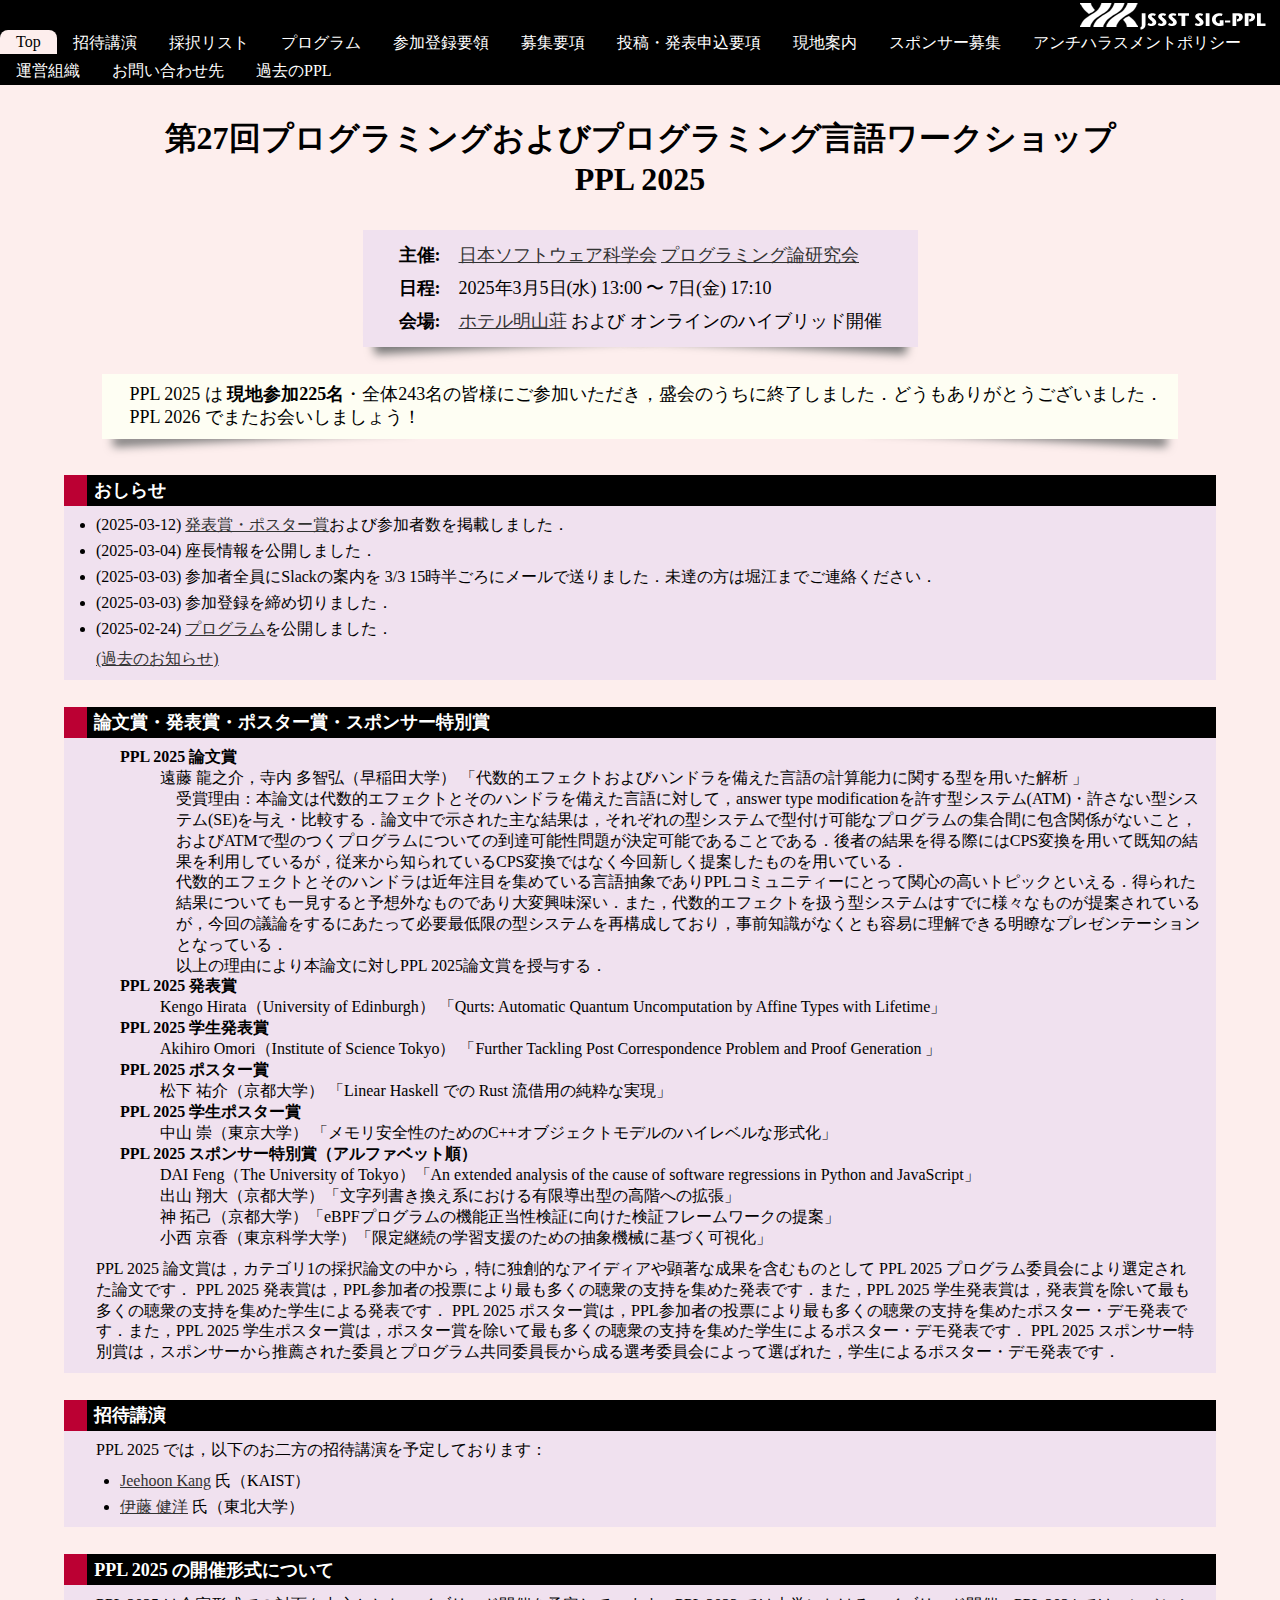
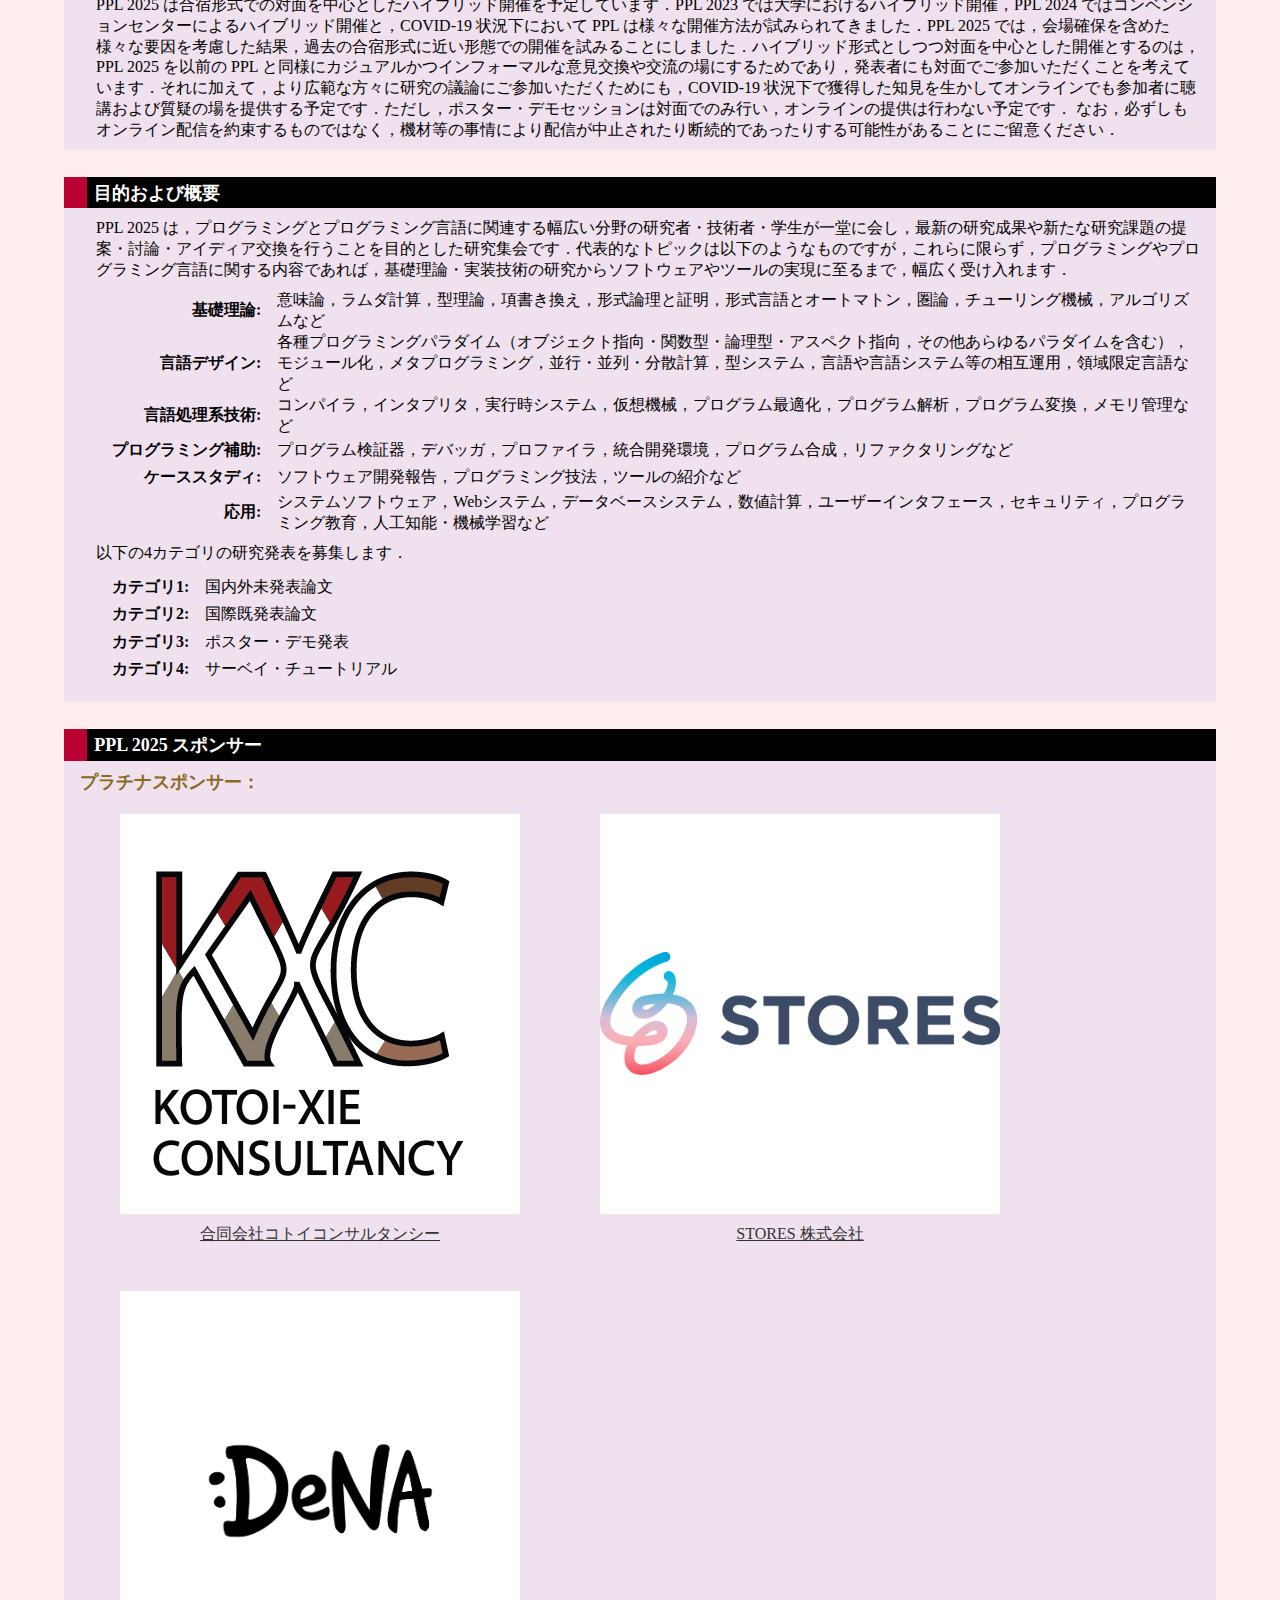
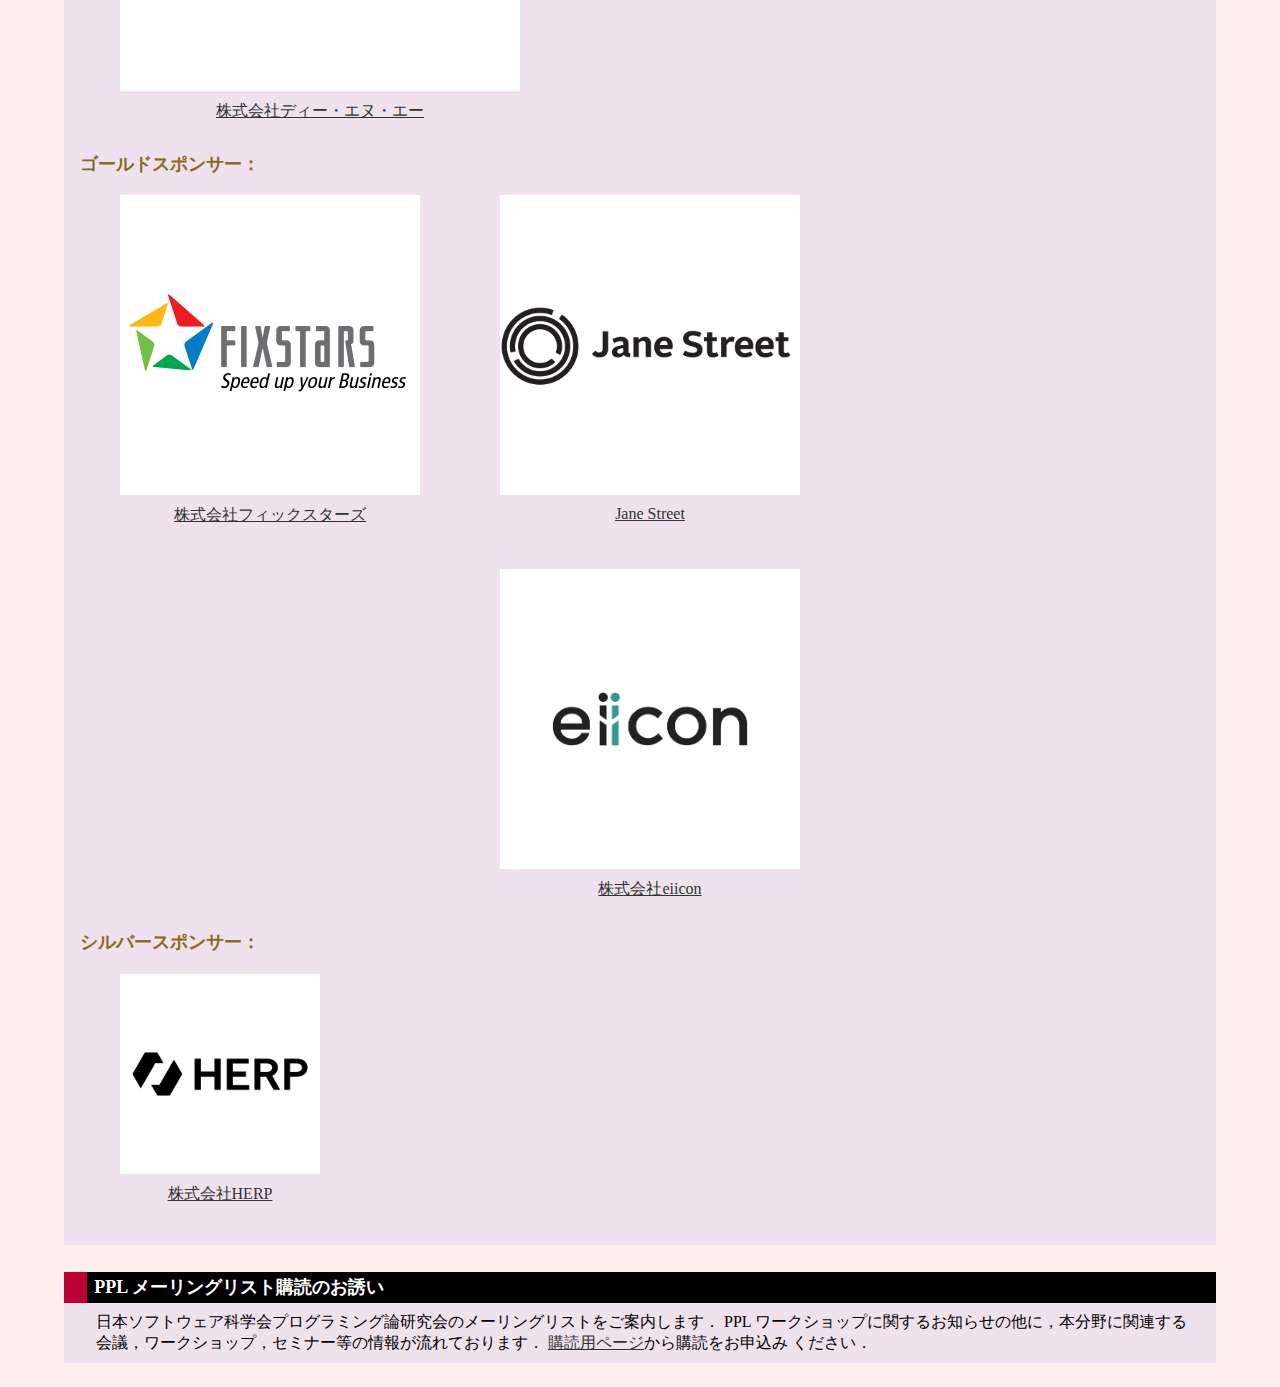
<file: ppl2025/index.html>
<!DOCTYPE HTML PUBLIC "-//W3C//DTD HTML 4.01//EN">
<html lang="ja">

<head>
  <meta http-equiv="Content-Type" content="text/html; charset=UTF-8">
  <link charset="UTF-8" href="./ppl.css" rel="stylesheet" type="text/css">
  <title>PPL 2025: 第27回プログラミングおよびプログラミング言語ワークショップ</title>
</head>

<body>
  <!-- Sync with other pages (not just copy)-->
  <div id="headline">
    <img src="jssstppl_logo_hl.png" alt="jssst sig-ppl">
  </div>
  <ul class="navibar cf">
    <li><span class="current">Top</span></li>
    <li><a href="invited.html">招待講演</a></li>
    <li><a href="accepted.html">採択リスト</a></li>
    <li><a href="program.html">プログラム</a></li>
    <li><a href="registration.html">参加登録要領</a></li>
    <li><a href="calling.html">募集要項</a></li>
    <li><a href="submission.html">投稿・発表申込要項</a></li>
    <li><a href="access.html">現地案内</a></li>
    <li><a href="sponsorship.html">スポンサー募集</a></li>
    <li><a href="anti-harrasment-policy.html">アンチハラスメントポリシー</a></li>
    <li><a href="organization.html">運営組織</a></li>
    <li><a href="contact.html">お問い合わせ先</a></li>
    <li><a href="series.html">過去のPPL</a></li>
  </ul>
  <!-- Sync with other pages over -->


  <h1>
    第27回プログラミングおよびプログラミング言語ワークショップ<br>
    PPL 2025
  </h1>
  <table class="board shadow">
    <tbody>
      <tr>
        <th>主催:</th>
        <td>
          <a href="http://www.jssst.or.jp/">日本ソフトウェア科学会</a>
          <a href="http://ppl.jssst.or.jp/">プログラミング論研究会</a>
        </td>
      </tr>
      <tr>
        <th>日程:</th>
        <td>
            2025年3月5日(水) 13:00 〜 7日(金) 17:10</br>
        </td>
      </tr>
      <tr>
        <th>会場:</th>
        <td style="line-height:100%;"><a href="https://www.meizanso.com/access">ホテル明山荘</a>
          および オンラインのハイブリッド開催<br/>
        </td>
      </tr>


    </tbody>
  </table>

  <div class="notice shadow">
    <p>
      PPL 2025 は <strong>現地参加225名</strong>・全体243名の皆様にご参加いただき，盛会のうちに終了しました．どうもありがとうございました．<br/>
      PPL 2026 でまたお会いしましょう！
    </p>
  </div>

  <h2>おしらせ</h2>
  <div class="section">
    <ul class="news">
      <li>(2025-03-12) <a href="index.html#winning">発表賞・ポスター賞</a>および参加者数を掲載しました．
      <li>(2025-03-04) 座長情報を公開しました．
      <li>(2025-03-03) 参加者全員にSlackの案内を 3/3 15時半ごろにメールで送りました．未達の方は堀江までご連絡ください．
      <li>(2025-03-03) 参加登録を締め切りました．
      <li>(2025-02-24) <a href="program.html">プログラム</a>を公開しました．
    </ul>
    <p><a href="news-history.html">(過去のお知らせ)</a></p>
  </div>

  <h2 id="winning">論文賞・発表賞・ポスター賞・スポンサー特別賞</h2>
  <div class="section">
    <dl class="prize">
     <dt>PPL 2025 論文賞</dt>
     <dd><span class="winner">遠藤 龍之介，寺内 多智弘（早稲田大学）</span> <span class="title">代数的エフェクトおよびハンドラを備えた言語の計算能力に関する型を用いた解析

</span>
     <p>受賞理由：本論文は代数的エフェクトとそのハンドラを備えた言語に対して，answer type modificationを許す型システム(ATM)・許さない型システム(SE)を与え・比較する．論文中で示された主な結果は，それぞれの型システムで型付け可能なプログラムの集合間に包含関係がないこと，およびATMで型のつくプログラムについての到達可能性問題が決定可能であることである．後者の結果を得る際にはCPS変換を用いて既知の結果を利用しているが，従来から知られているCPS変換ではなく今回新しく提案したものを用いている．<br>
代数的エフェクトとそのハンドラは近年注目を集めている言語抽象でありPPLコミュニティーにとって関心の高いトピックといえる．得られた結果についても一見すると予想外なものであり大変興味深い．また，代数的エフェクトを扱う型システムはすでに様々なものが提案されているが，今回の議論をするにあたって必要最低限の型システムを再構成しており，事前知識がなくとも容易に理解できる明瞭なプレゼンテーションとなっている．<br>
以上の理由により本論文に対しPPL 2025論文賞を授与する．</p></dd>

     <dt>PPL 2025 発表賞</dt>
     <dd><span class="winner">Kengo Hirata（University of Edinburgh）</span> <span class="title">Qurts: Automatic Quantum Uncomputation by Affine Types with Lifetime</span></dd>
     <dt>PPL 2025 学生発表賞</dt>
     <dd><span class="winner">Akihiro Omori（Institute of Science Tokyo）</span> <span class="title">Further Tackling Post Correspondence Problem and Proof Generation

</span></dd>
     <dt>PPL 2025 ポスター賞</dt>
     <dd><span class="winner">松下 祐介（京都大学）</span> <span class="title">Linear Haskell での Rust 流借用の純粋な実現</span></dd>
     <dt>PPL 2025 学生ポスター賞</dt>
     <dd><span class="winner">中山 崇（東京大学）</span> <span class="title">メモリ安全性のためのC++オブジェクトモデルのハイレベルな形式化</span></dd>
     <dt>PPL 2025 スポンサー特別賞（アルファベット順）</dt>
     <dd><span class="winner">DAI Feng（The University of Tokyo）</span><span class="title">An extended analysis of the cause of software regressions in Python and JavaScript</span><br>
         <span class="winner">出山 翔大（京都大学）</span><span class="title">文字列書き換え系における有限導出型の高階への拡張</span><br>
         <span class="winner">神 拓己（京都大学）</span><span class="title">eBPFプログラムの機能正当性検証に向けた検証フレームワークの提案</span><br>
        <span class="winner">小西 京香（東京科学大学）</span><span class="title">限定継続の学習支援のための抽象機械に基づく可視化</span>
     </dd>
    </dl>
    <p>

    PPL 2025 論文賞は，カテゴリ1の採択論文の中から，特に独創的なアイディアや顕著な成果を含むものとして PPL 2025 プログラム委員会により選定された論文です．
    PPL 2025 発表賞は，PPL参加者の投票により最も多くの聴衆の支持を集めた発表です．また，PPL 2025 学生発表賞は，発表賞を除いて最も多くの聴衆の支持を集めた学生による発表です．
	PPL 2025 ポスター賞は，PPL参加者の投票により最も多くの聴衆の支持を集めたポスター・デモ発表です．また，PPL 2025 学生ポスター賞は，ポスター賞を除いて最も多くの聴衆の支持を集めた学生によるポスター・デモ発表です．
    PPL 2025 スポンサー特別賞は，スポンサーから推薦された委員とプログラム共同委員長から成る選考委員会によって選ばれた，学生によるポスター・デモ発表です．
    </p>
    </div>


  <h2 id="invitedtalk">招待講演</h2>
  <div class="section">
    <p>PPL 2025 では，以下のお二方の招待講演を予定しております：</p>
  <ul>
  <li><a href="https://cp.kaist.ac.kr/jeehoon.kang/">Jeehoon Kang</a> 氏（KAIST）
  <!--
     <span style="font-size:120%">「<strong>タイトル</strong>」</span></li>
  -->
  <li><a href="http://www.dais.is.tohoku.ac.jp/take/index-j.html">伊藤 健洋</a> 氏（東北大学）
  <!--
     <span style="font-size:120%">「<strong>タイトル</strong>」 </span></li>
  -->
 </ul>
  </div>
  <h3>

  <h2 id="format">PPL 2025 の開催形式について</h2>
  <div class="section">
    <p>
PPL 2025 は合宿形式での対面を中心としたハイブリッド開催を予定しています．PPL 2023 では大学におけるハイブリッド開催，PPL 2024 ではコンベンションセンターによるハイブリッド開催と，COVID-19 状況下において PPL は様々な開催方法が試みられてきました．PPL 2025 では，会場確保を含めた様々な要因を考慮した結果，過去の合宿形式に近い形態での開催を試みることにしました．ハイブリッド形式としつつ対面を中心とした開催とするのは，PPL 2025 を以前の PPL と同様にカジュアルかつインフォーマルな意見交換や交流の場にするためであり，発表者にも対面でご参加いただくことを考えています．それに加えて，より広範な方々に研究の議論にご参加いただくためにも，COVID-19 状況下で獲得した知見を生かしてオンラインでも参加者に聴講および質疑の場を提供する予定です．ただし，ポスター・デモセッションは対面でのみ行い，オンラインの提供は行わない予定です．
なお，必ずしもオンライン配信を約束するものではなく，機材等の事情により配信が中止されたり断続的であったりする可能性があることにご留意ください．
    </p>      
  </div>

  <h2>目的および概要</h2>
  <div class="section">
  <p>
PPL 2025 は，プログラミングとプログラミング言語に関連する幅広い分野の研究者・技術者・学生が一堂に会し，最新の研究成果や新たな研究課題の提案・討論・アイディア交換を行うことを目的とした研究集会です．代表的なトピックは以下のようなものですが，これらに限らず，プログラミングやプログラミング言語に関する内容であれば，基礎理論・実装技術の研究からソフトウェアやツールの実現に至るまで，幅広く受け入れます．
  </p>
  <table>
    <tr>
      <th>基礎理論:</th>
      <td>
        意味論，ラムダ計算，型理論，項書き換え，形式論理と証明，形式言語とオートマトン，圏論，チューリング機械，アルゴリズムなど
      </td>
    </tr>
    <tr>
      <th>言語デザイン:</th>
      <td>
        各種プログラミングパラダイム（オブジェクト指向・関数型・論理型・アスペクト指向，その他あらゆるパラダイムを含む），モジュール化，メタプログラミング，並行・並列・分散計算，型システム，言語や言語システム等の相互運用，領域限定言語など
      </td>
    </tr>
    <tr>
      <th>言語処理系技術:</th>
      <td>
        コンパイラ，インタプリタ，実行時システム，仮想機械，プログラム最適化，プログラム解析，プログラム変換，メモリ管理など
      </td>
    </tr>
    <tr>
      <th>プログラミング補助:</th>
      <td>
        プログラム検証器，デバッガ，プロファイラ，統合開発環境，プログラム合成，リファクタリングなど
      </td>
    </tr>
    <tr>
      <th>ケーススタディ:</th>
      <td>
      ソフトウェア開発報告，プログラミング技法，ツールの紹介など
      </td>
    </tr>
    <tr>
      <th>応用:</th>
      <td>
        システムソフトウェア，Webシステム，データベースシステム，数値計算，ユーザーインタフェース，セキュリティ，プログラミング教育，人工知能・機械学習など
      </td>
    </tr>
  </table>
  <p>
以下の4カテゴリの研究発表を募集します．
  </p>
  <table>
   <tr>
    <th>カテゴリ1:</th>
    <td>国内外未発表論文</td>
   </tr>
   <tr>
    <th>カテゴリ2:</th>
    <td>国際既発表論文</td>
   </tr>
   <tr>
    <th>カテゴリ3:</th>
    <td>ポスター・デモ発表</td>
   </tr>
   <tr>
    <th>カテゴリ4:</th>
    <td>サーベイ・チュートリアル</td>
   </tr>
  </table>
  </div>


  <h2 id="sponsors">PPL 2025 スポンサー</h2>
  <div class="section">
    <div class="cf">
      <h3>プラチナスポンサー：</h3>
      <figure class="sponsor">
        <a href="https://kxc.inc">
          <div class="platinum">
            <img src="sponsorship-files/kotoi.png">
          </div>
          <figcaption>合同会社コトイコンサルタンシー</figcaption>
        </a>
      </figure>
      <figure class="sponsor">
        <a href="https://jobs.st.inc/">
          <div class="platinum">
            <img src="sponsorship-files/stores.png">
          </div>
          <figcaption>STORES 株式会社</figcaption>
        </a>
      </figure>
      <figure class="sponsor">
        <a href="https://dena.com/jp/">
          <div class="platinum">
            <img src="sponsorship-files/dena.png">
          </div>
          <figcaption>株式会社ディー・エヌ・エー</figcaption>
        </a>
      </figure>
    </div>
    <div class="cf">
      <h3>ゴールドスポンサー：</h3>
      <figure class="sponsor">
        <a href="https://www.fixstars.com/ja">
          <div class="gold">
            <img src="sponsorship-files/fixstars.png">
          </div>
          <figcaption>株式会社フィックスターズ</figcaption>
        </a>
      </figure>
      <figure class="sponsor">
        <a href="https://www.janestreet.com/">
          <div class="gold">
            <img src="sponsorship-files/janestreet.png">
          </div>
          <figcaption>Jane Street</figcaption>
        </a>
      </figure>
      <figure class="sponsor">
        <a href="https://corp.eiicon.net/">
          <div class="gold">
            <img src="sponsorship-files/eiicon.png">
          </div>
          <figcaption>株式会社eiicon</figcaption>
        </a>
      </figure>
    </div>
    <div class="cf">
      <h3>シルバースポンサー：</h3>
      <figure class="sponsor">
        <a href="https://herp.co.jp/">
          <div class="silver">
            <img src="sponsorship-files/herp.png">
          </div>
          <figcaption>株式会社HERP</figcaption>
        </a>
      </figure>
    </div>
  </div>


  <h2>PPL メーリングリスト購読のお誘い</h2>
  <div class="section">
    <p>日本ソフトウェア科学会プログラミング論研究会のメーリングリストをご案内します．
      PPL ワークショップに関するお知らせの他に，本分野に関連する会議，ワークショップ，セミナー等の情報が流れております．
      <a href="https://www.fos.kuis.kyoto-u.ac.jp/mailman3/postorius/lists/jssst-ppl.fos.kuis.kyoto-u.ac.jp/">購読用ページ</a>から購読をお申込み
      ください．
    </p>
  </div>

</body>

</html>
</file>
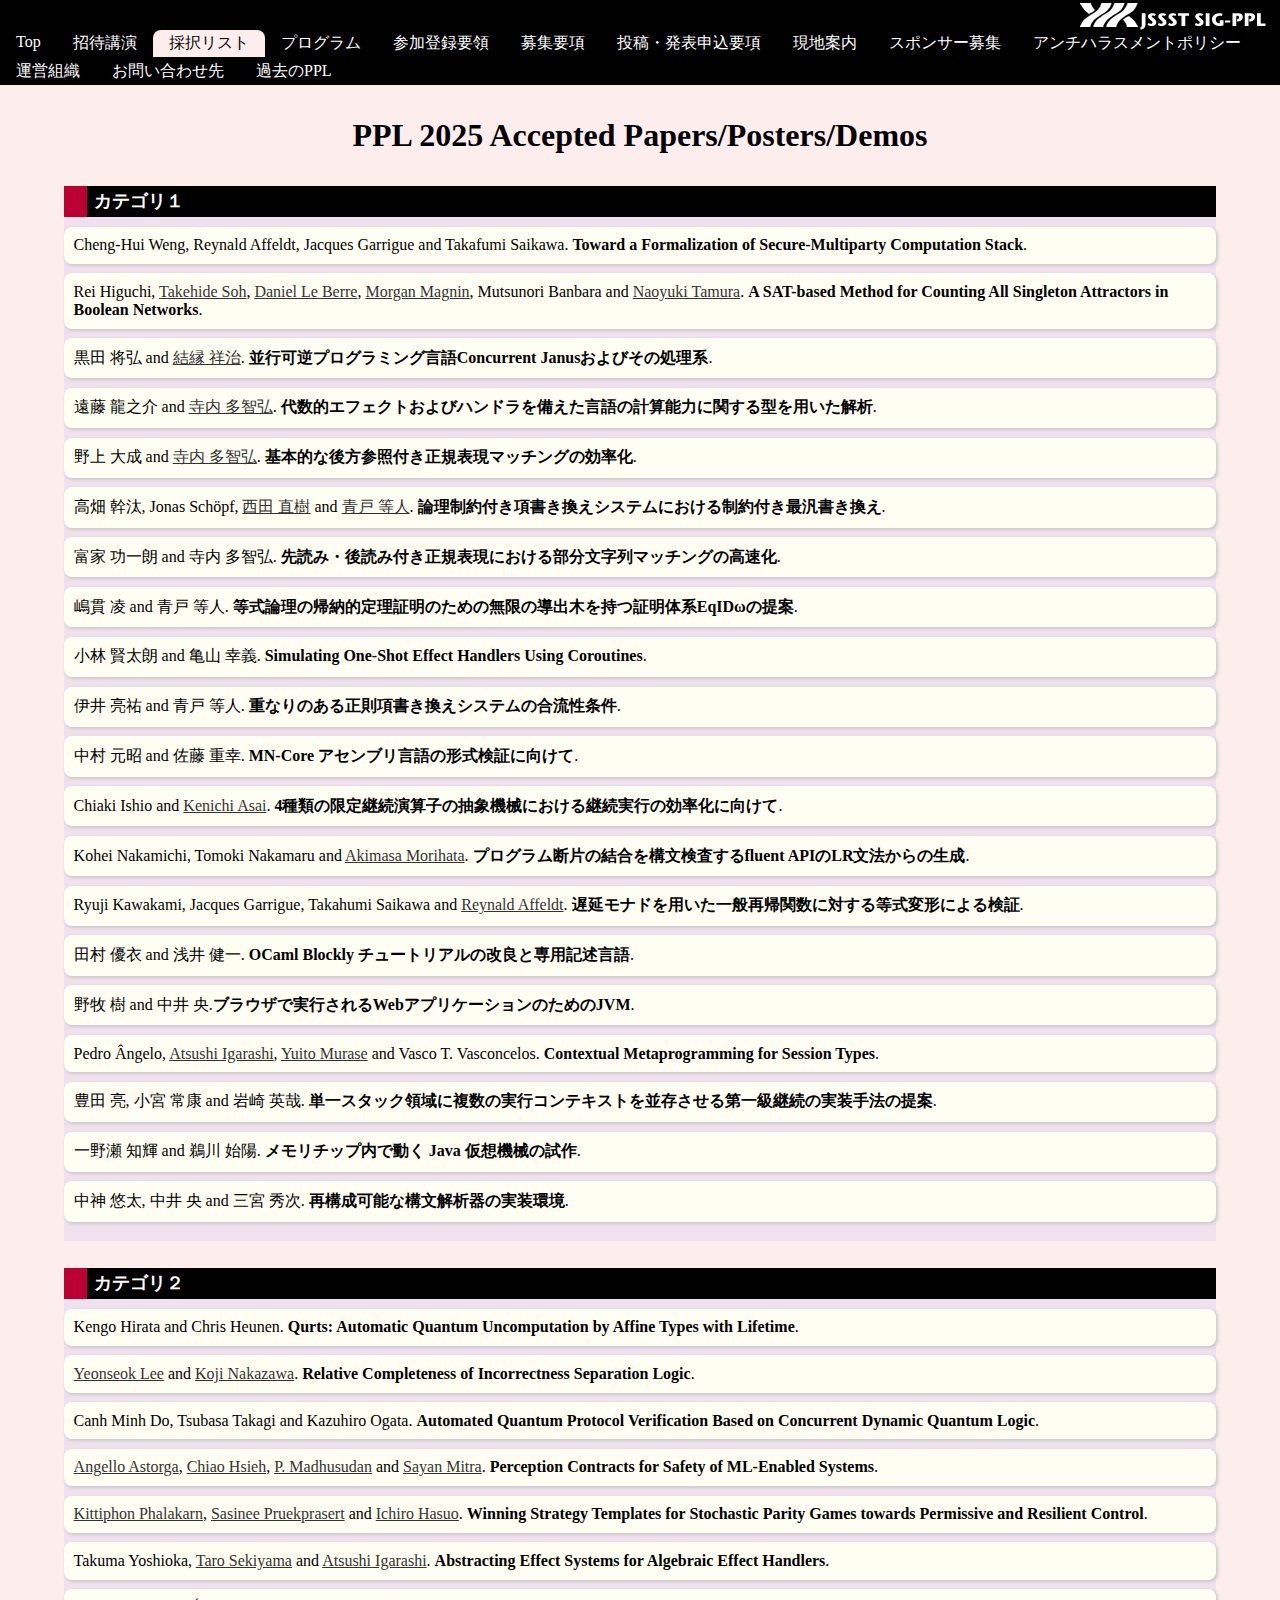
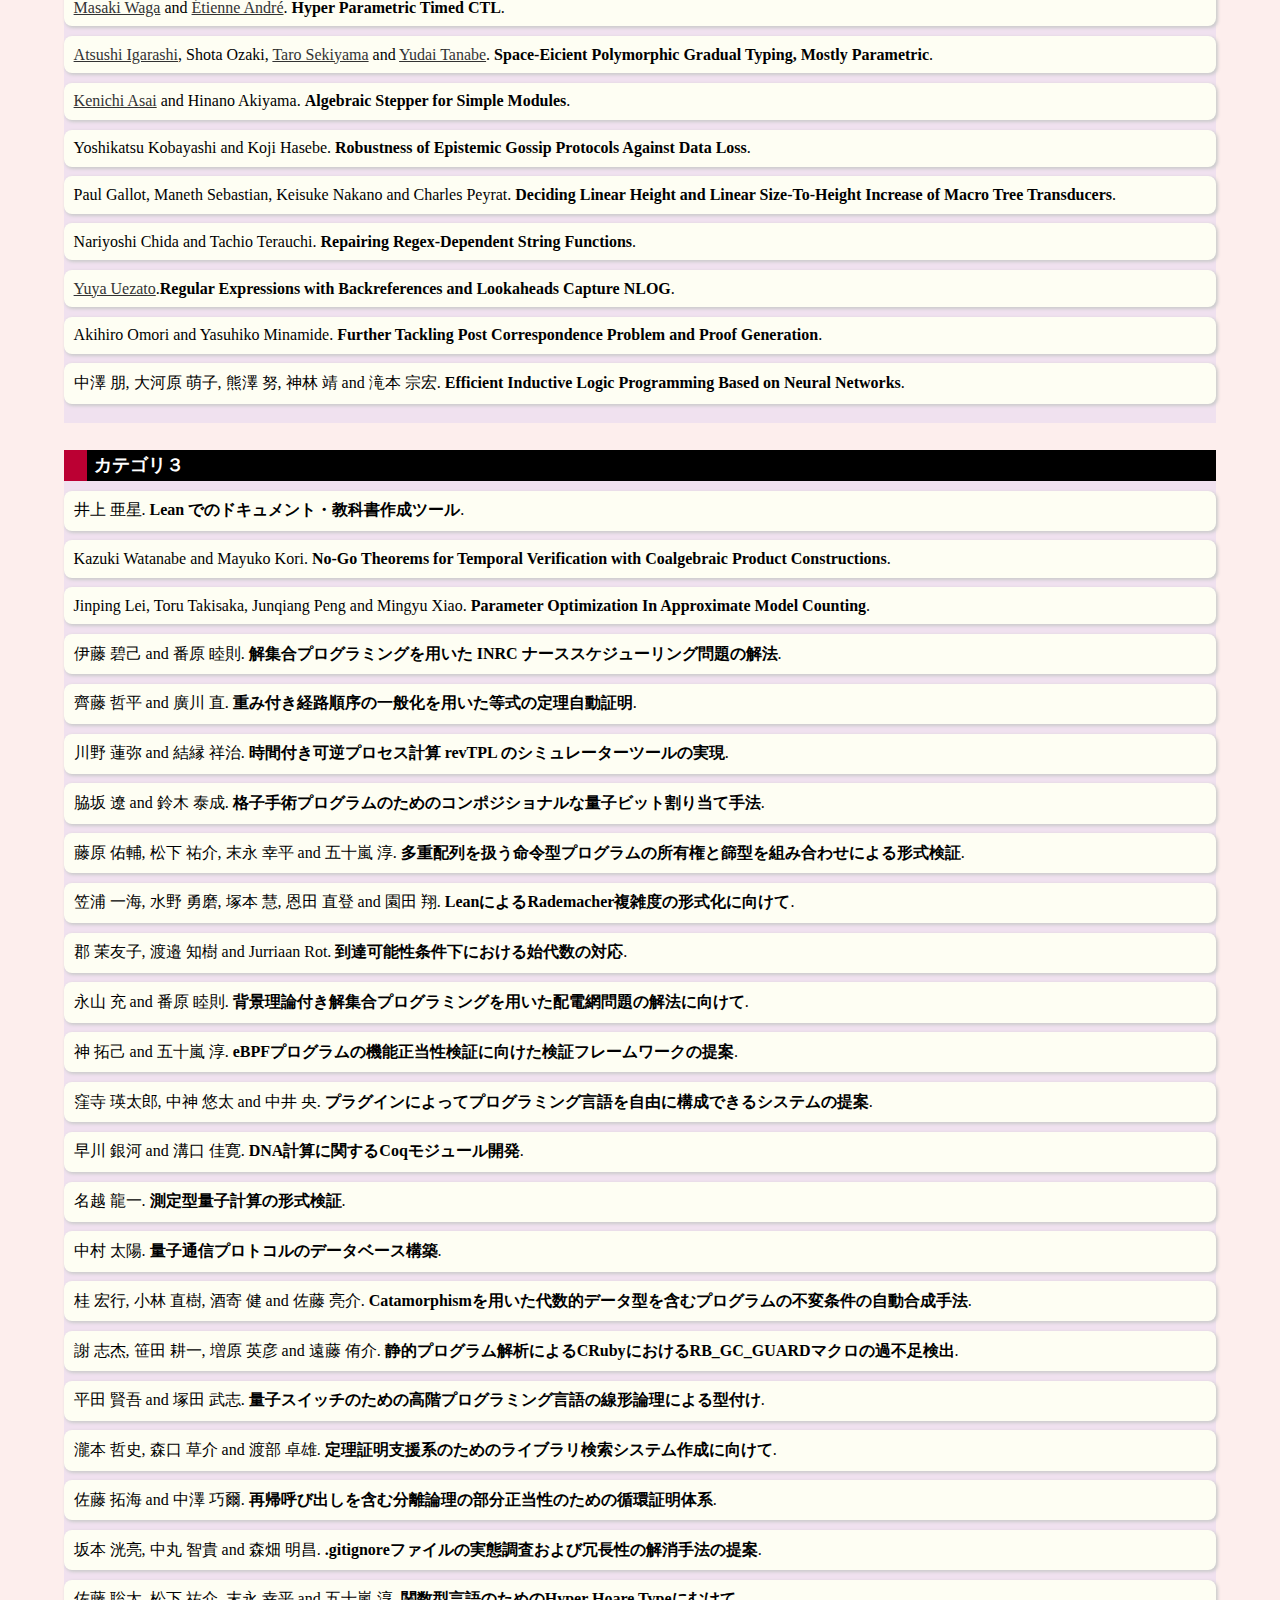
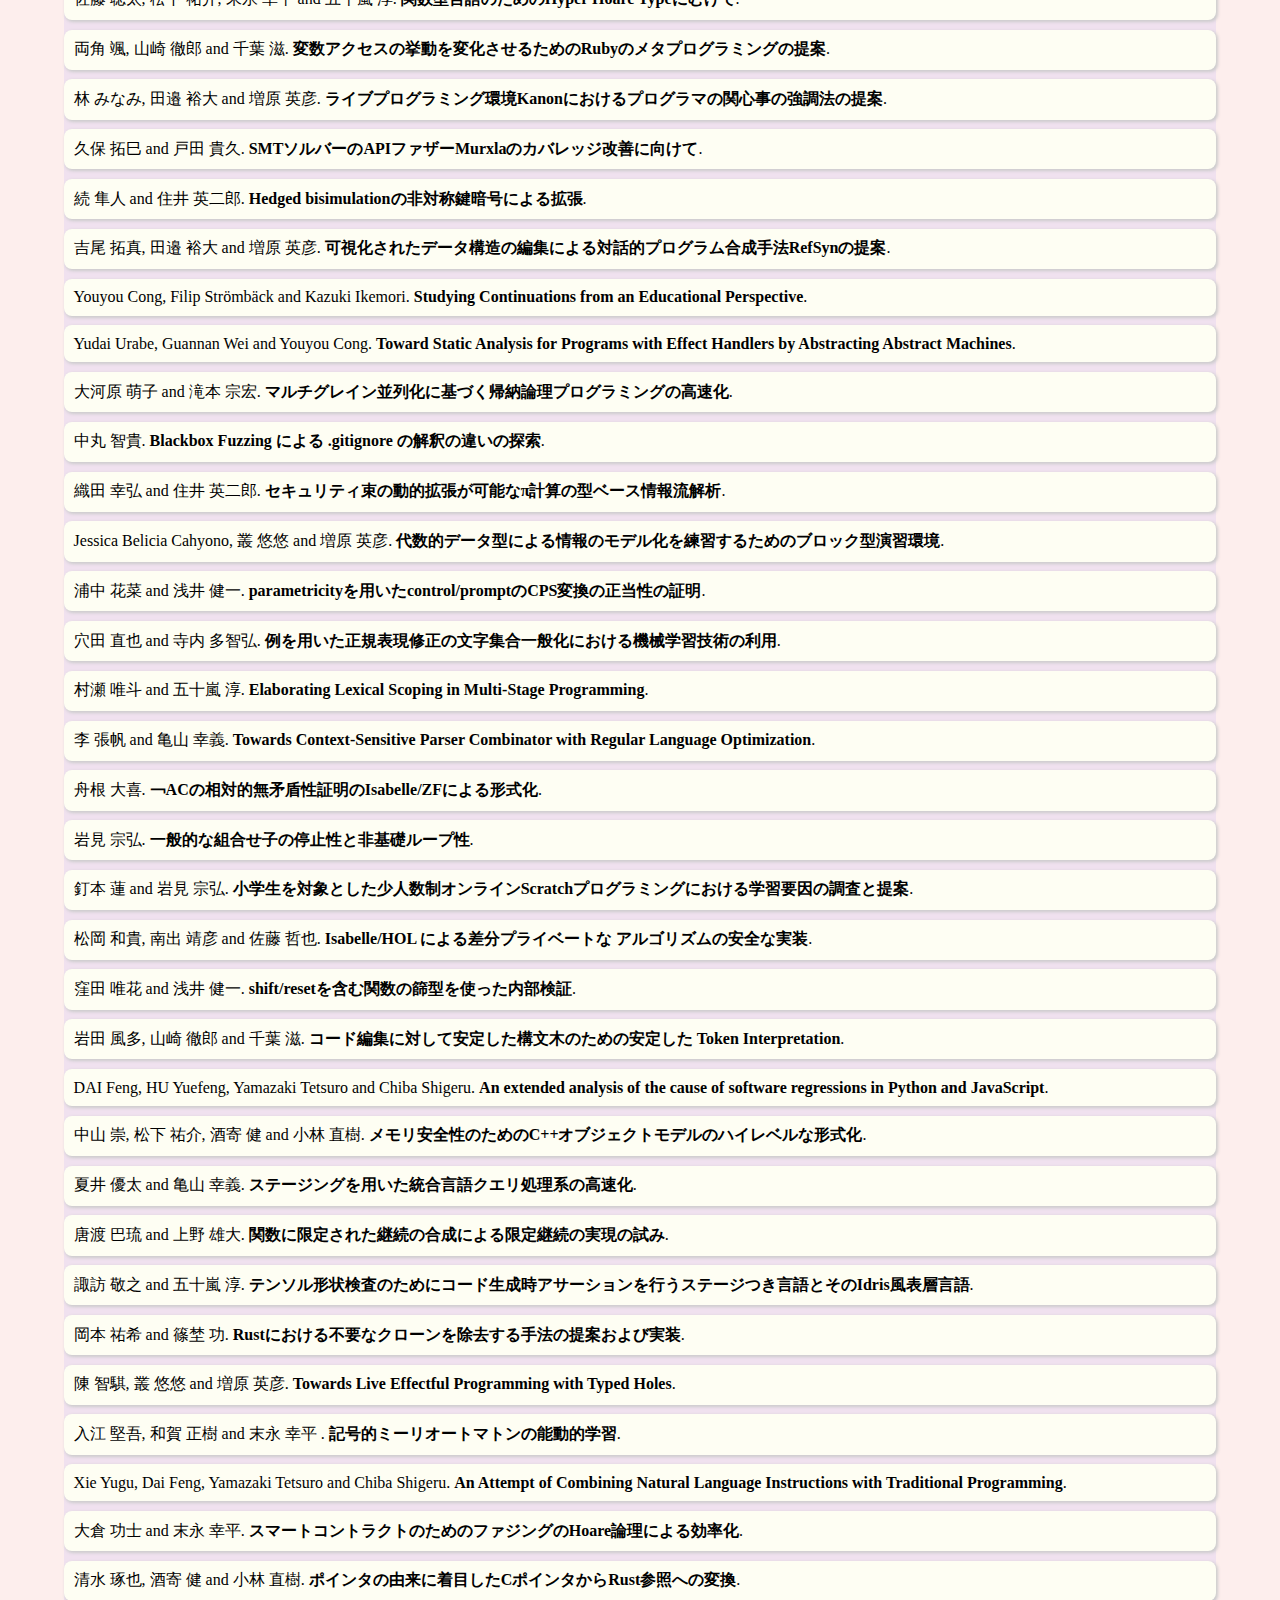
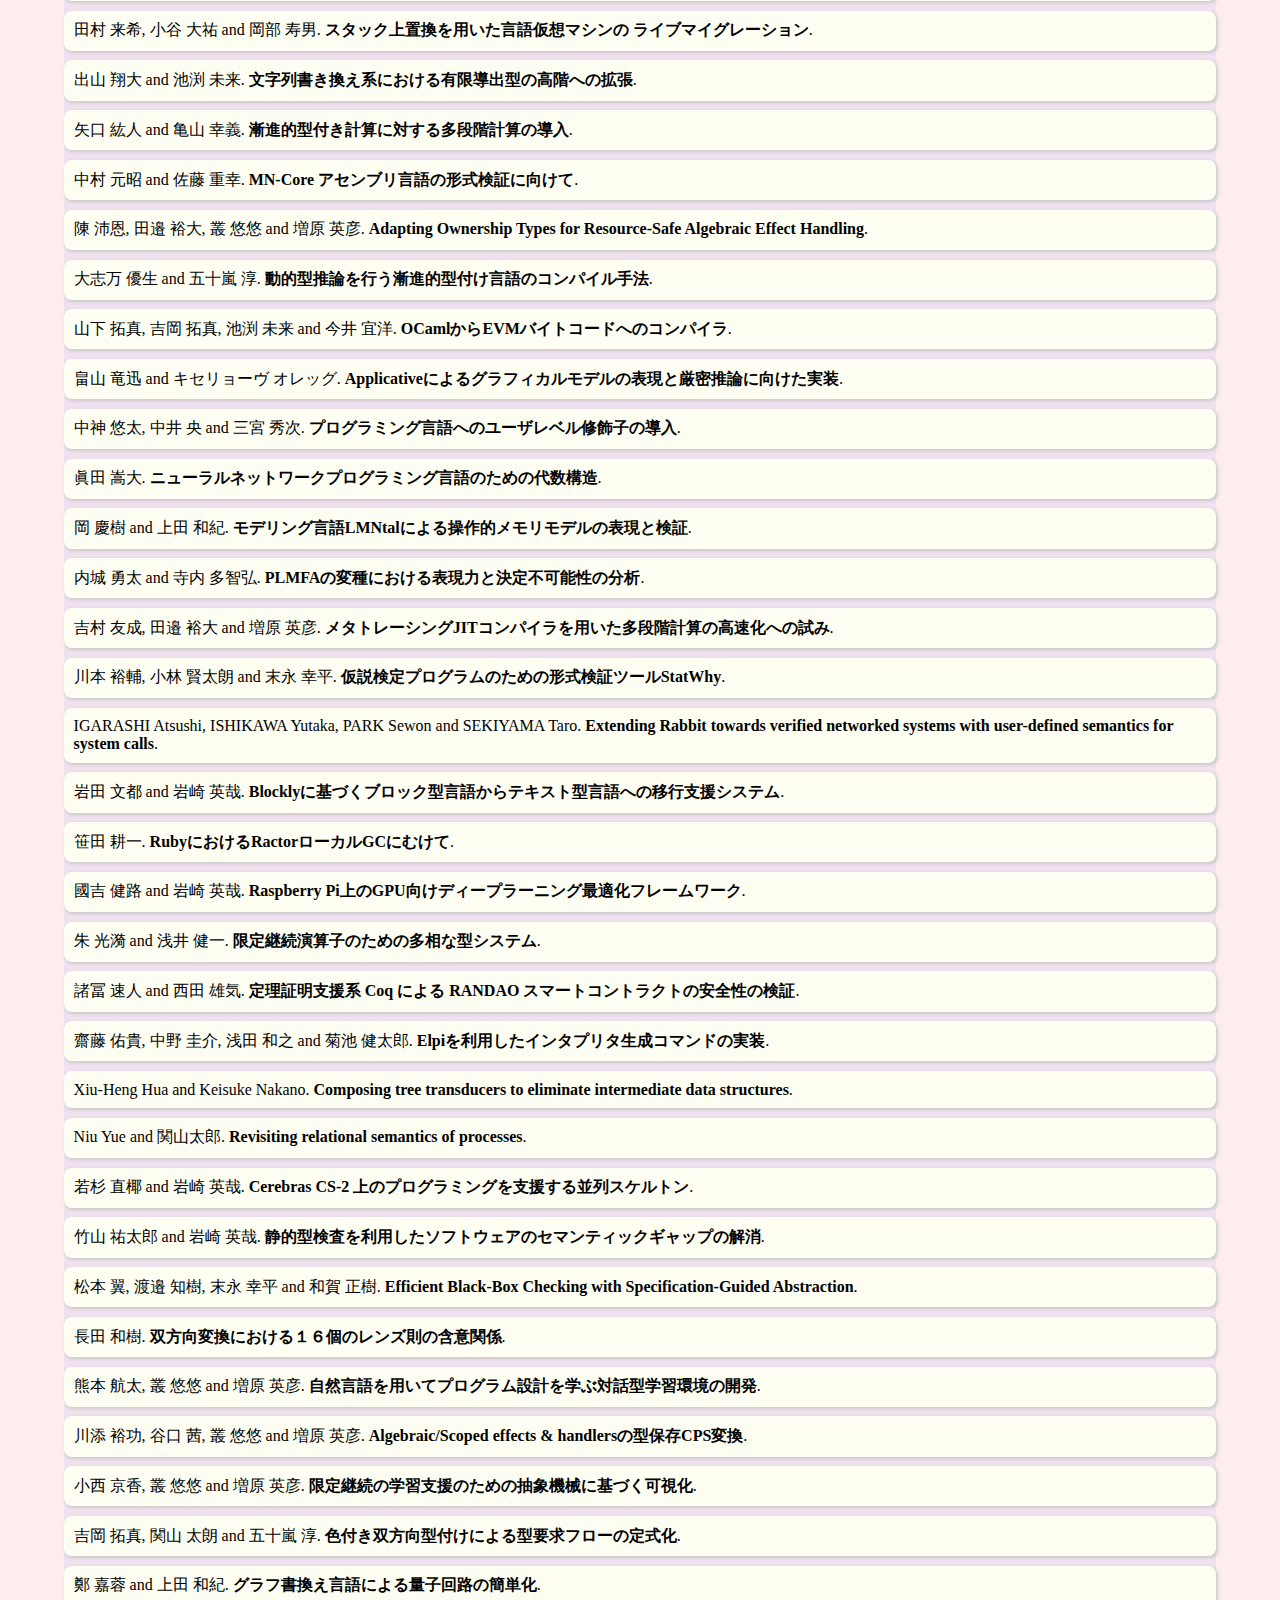
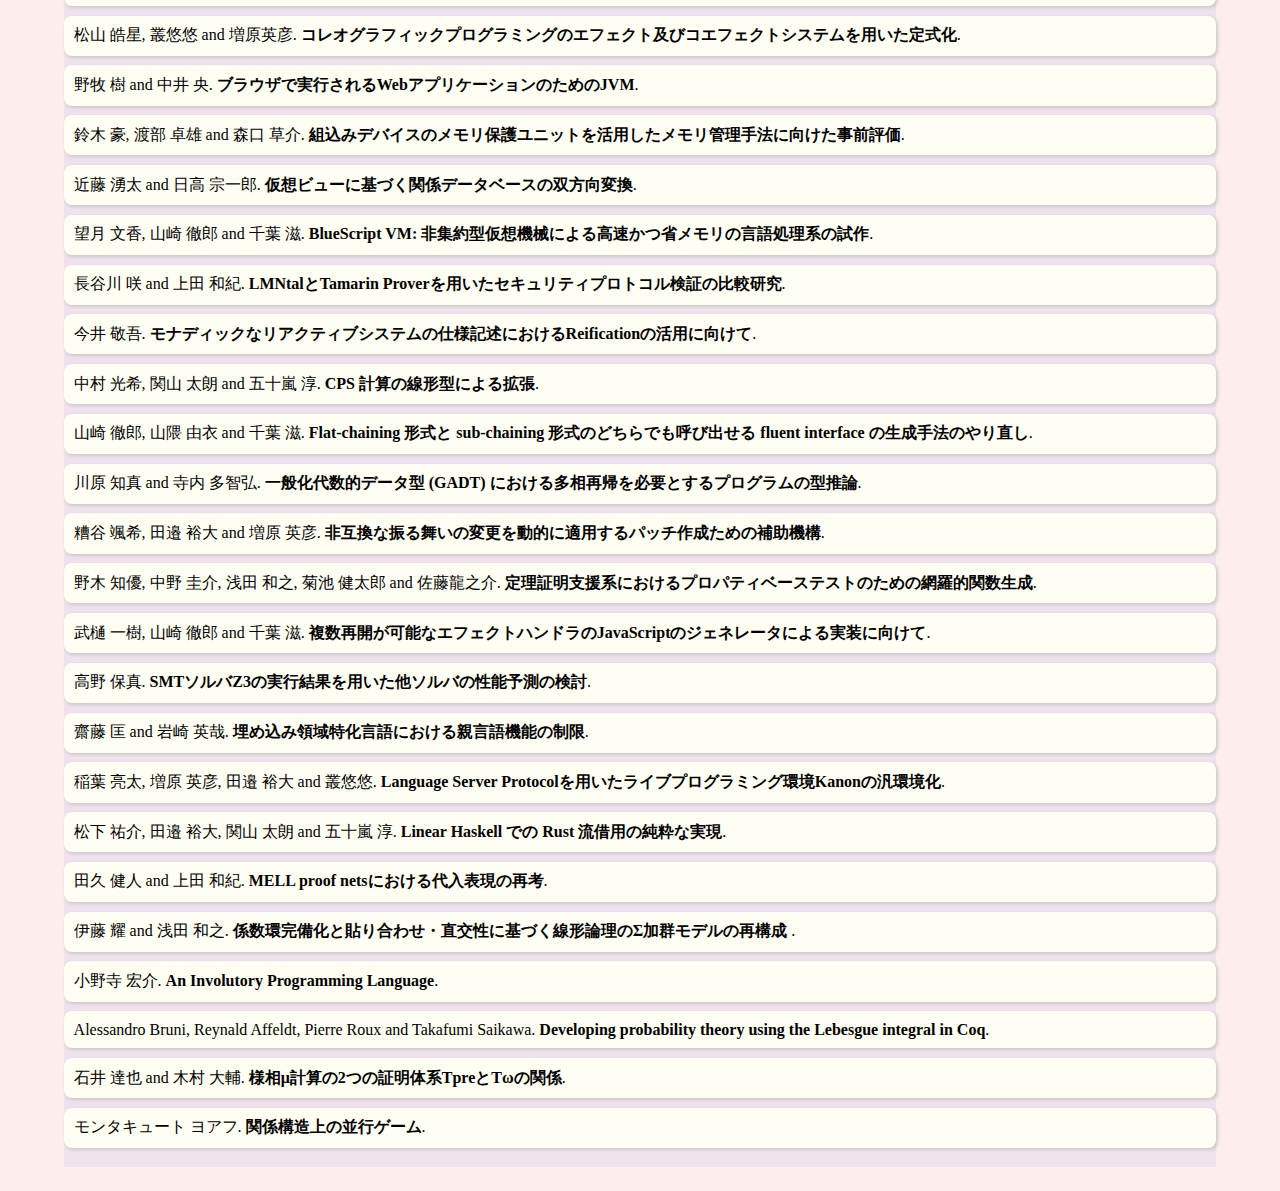
<file: ppl2025/accepted.html>
<!DOCTYPE HTML PUBLIC "-//W3C//DTD HTML 4.01//EN">
<html lang="ja">

<head>
  <meta http-equiv="Content-Type" content="text/html; charset=UTF-8">
  <link charset="UTF-8" href="./ppl.css" rel="stylesheet" type="text/css">
  <title>PPL 2025: 第27回プログラミングおよびプログラミング言語ワークショップ</title>
</head>

<body>
  <!-- Sync with other pages (not just copy)-->
  <div id="headline">
    <img src="jssstppl_logo_hl.png" alt="jssst sig-ppl">
  </div>
  <ul class="navibar cf">
    <li><a href="index.html">Top</a></li>
    <li><a href="invited.html">招待講演</a></li>
    <li><span class="current">採択リスト</span></li>
    <li><a href="program.html">プログラム</a></li>
    <li><a href="registration.html">参加登録要領</a></li>
    <li><a href="calling.html">募集要項</a></li>
    <li><a href="submission.html">投稿・発表申込要項</a></li>
    <li><a href="access.html">現地案内</a></li>
    <li><a href="sponsorship.html">スポンサー募集</a></li>
    <li><a href="anti-harrasment-policy.html">アンチハラスメントポリシー</a></li>
    <li><a href="organization.html">運営組織</a></li>
    <li><a href="contact.html">お問い合わせ先</a></li>
    <li><a href="series.html">過去のPPL</a></li>
  </ul>
  <!-- Sync with other pages over -->

<h1>PPL 2025 Accepted Papers/Posters/Demos</h1>

<h2>カテゴリ１</h2>
<div class="section">
    <ul class="papers">  
<li><span class="authors"><span>Cheng-Hui Weng, Reynald Affeldt, Jacques Garrigue and Takafumi Saikawa.</span> <span class="title">Toward a Formalization of Secure-Multiparty Computation Stack</span></li>
<li><span class="authors"><span>Rei Higuchi, <a href="https://tsoh.org">Takehide Soh</a>, <a href="https://www.cril.fr/~leberre/">Daniel Le Berre</a>, <a href="https://morganmagnin.net/">Morgan Magnin</a>, Mutsunori Banbara and <a href="https://tamura70.gitlab.io/">Naoyuki Tamura</a>.</span> <span class="title">A SAT-based Method for Counting All Singleton Attractors in Boolean Networks</span></li>
<li><span class="authors"><span>黒田 将弘 and <a href="https://www.sqlab.jp/yuen">結縁 祥治</a>.</span> <span class="title">並行可逆プログラミング言語Concurrent Janusおよびその処理系</span></li>
<li><span class="authors"><span>遠藤 龍之介 and <a href="https://terauchi.w.waseda.jp/index-j.html">寺内 多智弘</a>.</span> <span class="title">代数的エフェクトおよびハンドラを備えた言語の計算能力に関する型を用いた解析</span></li>
<li><span class="authors"><span>野上 大成 and <a href="https://www.f.waseda.jp/terauchi/index.html">寺内 多智弘</a>.</span> <span class="title">基本的な後方参照付き正規表現マッチングの効率化</span></li>
<li><span class="authors"><span>高畑 幹汰, Jonas Schöpf, <a href="https://www.trs.css.i.nagoya-u.ac.jp/~nishida/index-jp.html">西田 直樹</a> and <a href="http://www.nue.ie.niigata-u.ac.jp/">青戸 等人</a>.</span> <span class="title">論理制約付き項書き換えシステムにおける制約付き最汎書き換え</span></li>
<li><span class="authors"><span>富家 功一朗 and 寺内 多智弘.</span> <span class="title">先読み・後読み付き正規表現における部分文字列マッチングの高速化</span></li>
<li><span class="authors"><span>嶋貫 凌 and 青戸 等人.</span> <span class="title">等式論理の帰納的定理証明のための無限の導出木を持つ証明体系EqIDωの提案</span></li>
<li><span class="authors"><span>小林 賢太朗 and 亀山 幸義.</span> <span class="title">Simulating One-Shot Effect Handlers Using Coroutines</span></li>
<li><span class="authors"><span>伊井 亮祐 and 青戸 等人.</span> <span class="title">重なりのある正則項書き換えシステムの合流性条件</span></li>
<li><span class="authors"><span>中村 元昭 and 佐藤 重幸.</span> <span class="title">MN-Core アセンブリ言語の形式検証に向けて</span></li>
<li><span class="authors"><span>Chiaki Ishio and <a href="http://pllab.is.ocha.ac.jp/~asai">Kenichi Asai</a>.</span> <span class="title">4種類の限定継続演算子の抽象機械における継続実行の効率化に向けて</span></li>
<li><span class="authors"><span>Kohei Nakamichi, Tomoki Nakamaru and <a href="http://www.graco.c.u-tokyo.ac.jp/labs/morihata/">Akimasa Morihata</a>.</span> <span class="title">プログラム断片の結合を構文検査するfluent APIのLR文法からの生成</span></li>
<li><span class="authors"><span>Ryuji Kawakami, Jacques Garrigue, Takahumi Saikawa and <a href="https://staff.aist.go.jp/reynald.affeldt/">Reynald Affeldt</a>.</span> <span class="title">遅延モナドを用いた一般再帰関数に対する等式変形による検証</span></li>
<li><span class="authors"><span>田村 優衣 and 浅井 健一.</span> <span class="title">OCaml Blockly チュートリアルの改良と専用記述言語</span></li>
<li><span class="authors"><span>野牧 樹 and 中井 央.</span><span class="title">ブラウザで実行されるWebアプリケーションのためのJVM</span></li>
<li><span class="authors"><span>Pedro Ângelo, <a href="http://www.fos.kuis.kyoto-u.ac.jp/~igarashi/">Atsushi Igarashi</a>, <a href="https://www.fos.kuis.kyoto-u.ac.jp/~murase/">Yuito Murase</a> and Vasco T. Vasconcelos.</span> <span class="title">Contextual Metaprogramming for Session Types</span></li>
<li><span class="authors"><span>豊田 亮, 小宮 常康 and 岩崎 英哉.</span> <span class="title">単一スタック領域に複数の実行コンテキストを並存させる第一級継続の実装手法の提案</span></li>
<li><span class="authors"><span>一野瀬 知輝 and 鵜川 始陽.</span> <span class="title">メモリチップ内で動く Java 仮想機械の試作</span></li>
<li><span class="authors"><span>中神 悠太, 中井 央 and 三宮 秀次.</span> <span class="title">再構成可能な構文解析器の実装環境</span></li>
    </ul>
</div>

<h2>カテゴリ２</h2>
<div class="section">
    <ul class="papers">
<li><span class="authors"><span>Kengo Hirata and Chris Heunen.</span> <span class="title">Qurts: Automatic Quantum Uncomputation by Affine Types with Lifetime</span></li>
<li><span class="authors"><span><a href="https://sites.google.com/view/free0832/home">Yeonseok Lee</a> and <a href="https://knaknak.github.io">Koji Nakazawa</a>.</span> <span class="title">Relative Completeness of Incorrectness Separation Logic</span></li>
<li><span class="authors"><span>Canh Minh Do, Tsubasa Takagi and Kazuhiro Ogata.</span> <span class="title">Automated Quantum Protocol Verification Based on Concurrent Dynamic Quantum Logic</span></li>
<li><span class="authors"><span><a href="http://aastorg2.web.engr.illinois.edu/">Angello Astorga</a>, <a href="https://hc825b.github.io">Chiao Hsieh</a>, <a href="https://madhu.cs.illinois.edu/">P. Madhusudan</a> and <a href="http://mitras.ece.illinois.edu/">Sayan Mitra</a>.</span> <span class="title">Perception Contracts for Safety of ML-Enabled Systems</span></li>
<li><span class="authors"><span><a href="https://kittiphonp.github.io">Kittiphon Phalakarn</a>, <a href="https://psasinee.github.io">Sasinee Pruekprasert</a> and <a href="http://group-mmm.org/~ichiro">Ichiro Hasuo</a>.</span> <span class="title">Winning Strategy Templates for Stochastic Parity Games towards Permissive and Resilient Control</span></li>
<li><span class="authors"><span>Takuma Yoshioka, <a href="https://skymountain.github.io/">Taro Sekiyama</a> and <a href="http://www.fos.kuis.kyoto-u.ac.jp/~igarashi/">Atsushi Igarashi</a>.</span> <span class="title">Abstracting Effect Systems for Algebraic Effect Handlers</span></li>
<li><span class="authors"><span><a href="http://www.fos.kuis.kyoto-u.ac.jp/~mwaga/">Masaki Waga</a> and <a href="https://lipn.univ-paris13.fr/~andre/">Étienne André</a>.</span> <span class="title">Hyper Parametric Timed CTL</span></li>
<li><span class="authors"><span><a href="https://www.fos.kuis.kyoto-u.ac.jp/~igarashi/">Atsushi Igarashi</a>, Shota Ozaki, <a href="https://skymountain.github.io/">Taro Sekiyama</a> and <a href="https://yudaitnb.github.io">Yudai Tanabe</a>.</span> <span class="title">Space-Eicient Polymorphic Gradual Typing, Mostly Parametric</span></li>
<li><span class="authors"><span><a href="http://pllab.is.ocha.ac.jp/~asai">Kenichi Asai</a> and Hinano Akiyama.</span> <span class="title">Algebraic Stepper for Simple Modules</span></li>
<li><span class="authors"><span>Yoshikatsu Kobayashi and Koji Hasebe.</span> <span class="title">Robustness of Epistemic Gossip Protocols Against Data Loss</span></li>
<li><span class="authors"><span>Paul Gallot, Maneth Sebastian, Keisuke Nakano and Charles Peyrat.</span> <span class="title">Deciding Linear Height and Linear Size-To-Height Increase of Macro Tree Transducers</span></li>
<li><span class="authors"><span>Nariyoshi Chida and Tachio Terauchi.</span> <span class="title">Repairing Regex-Dependent String Functions</span></li>
<li><span class="authors"><a href="https://dblp.org/pid/133/7828.html">Yuya Uezato</a>.<span class="title">Regular Expressions with Backreferences and Lookaheads Capture NLOG</span></li>
<li><span class="authors"><span>Akihiro Omori and Yasuhiko Minamide.</span> <span class="title">Further Tackling Post Correspondence Problem and Proof Generation</span></li>
<li><span class="authors"><span>中澤 朋, 大河原 萌子, 熊澤 努, 神林 靖 and 滝本 宗宏.</span> <span class="title">Efficient Inductive Logic Programming Based on Neural Networks</span></li>
    </ul>
</div>

<h2>カテゴリ３</h2>
<div class="section">
    <ul class="papers">
<li><span class="authors"><span>井上 亜星.</span> <span class="title">Lean でのドキュメント・教科書作成ツール</span></li>
<li><span class="authors"><span>Kazuki Watanabe and Mayuko Kori.</span> <span class="title">No-Go Theorems for Temporal Verification with Coalgebraic Product Constructions</span></li>
<li><span class="authors"><span>Jinping Lei, Toru Takisaka, Junqiang Peng and Mingyu Xiao.</span> <span class="title">Parameter Optimization In Approximate Model Counting</span></li>
<li><span class="authors"><span>伊藤 碧己 and 番原 睦則.</span> <span class="title">解集合プログラミングを用いた INRC ナーススケジューリング問題の解法</span></li>
<li><span class="authors"><span>齊藤 哲平 and 廣川 直.</span> <span class="title">重み付き経路順序の一般化を用いた等式の定理自動証明</span></li>
<li><span class="authors"><span>川野 蓮弥 and 結縁 祥治.</span> <span class="title">時間付き可逆プロセス計算 revTPL のシミュレーターツールの実現</span></li>
<li><span class="authors"><span>脇坂 遼 and 鈴木 泰成.</span> <span class="title">格子手術プログラムのためのコンポジショナルな量子ビット割り当て手法</span></li>
<li><span class="authors"><span>藤原 佑輔, 松下 祐介, 末永 幸平 and 五十嵐 淳.</span> <span class="title">多重配列を扱う命令型プログラムの所有権と篩型を組み合わせによる形式検証</span></li>
<li><span class="authors"><span>笠浦 一海, 水野 勇磨, 塚本 慧, 恩田 直登 and 園田 翔.</span> <span class="title">LeanによるRademacher複雑度の形式化に向けて</span></li>
<li><span class="authors"><span>郡 茉友子, 渡邉 知樹 and Jurriaan Rot.</span> <span class="title">到達可能性条件下における始代数の対応</span></li>
<li><span class="authors"><span>永山 充 and 番原 睦則.</span> <span class="title">背景理論付き解集合プログラミングを用いた配電網問題の解法に向けて</span></li>
<li><span class="authors"><span>神 拓己 and 五十嵐 淳.</span> <span class="title">eBPFプログラムの機能正当性検証に向けた検証フレームワークの提案</span></li>
<li><span class="authors"><span>窪寺 瑛太郎, 中神 悠太 and 中井 央.</span> <span class="title">プラグインによってプログラミング言語を自由に構成できるシステムの提案</span></li>
<li><span class="authors"><span>早川 銀河 and 溝口 佳寛.</span> <span class="title">DNA計算に関するCoqモジュール開発</span></li>
<li><span class="authors"><span>名越 龍一.</span> <span class="title">測定型量子計算の形式検証</span></li>
<li><span class="authors"><span>中村 太陽.</span> <span class="title">量子通信プロトコルのデータベース構築</span></li>
<li><span class="authors"><span>桂 宏行, 小林 直樹, 酒寄 健 and 佐藤 亮介.</span> <span class="title">Catamorphismを用いた代数的データ型を含むプログラムの不変条件の自動合成手法</span></li>
<li><span class="authors"><span>謝 志杰, 笹田 耕一, 増原 英彦 and 遠藤 侑介.</span> <span class="title">静的プログラム解析によるCRubyにおけるRB_GC_GUARDマクロの過不足検出</span></li>
<li><span class="authors"><span>平田 賢吾 and 塚田 武志.</span> <span class="title">量子スイッチのための高階プログラミング言語の線形論理による型付け</span></li>
<li><span class="authors"><span>瀧本 哲史, 森口 草介 and 渡部 卓雄.</span> <span class="title">定理証明支援系のためのライブラリ検索システム作成に向けて</span></li>
<li><span class="authors"><span>佐藤 拓海 and 中澤 巧爾.</span> <span class="title">再帰呼び出しを含む分離論理の部分正当性のための循環証明体系</span></li>
<li><span class="authors"><span>坂本 洸亮, 中丸 智貴 and 森畑 明昌.</span> <span class="title">.gitignoreファイルの実態調査および冗長性の解消手法の提案</span></li>
<li><span class="authors"><span>佐藤 聡太, 松下 祐介, 末永 幸平 and 五十嵐 淳.</span> <span class="title">関数型言語のためのHyper Hoare Typeにむけて</span></li>
<li><span class="authors"><span>両角 颯, 山崎 徹郎 and 千葉 滋.</span> <span class="title">変数アクセスの挙動を変化させるためのRubyのメタプログラミングの提案</span></li>
<li><span class="authors"><span>林 みなみ, 田邉 裕大 and 増原 英彦.</span> <span class="title">ライブプログラミング環境Kanonにおけるプログラマの関心事の強調法の提案</span></li>
<li><span class="authors"><span>久保 拓巳 and 戸田 貴久.</span> <span class="title">SMTソルバーのAPIファザーMurxlaのカバレッジ改善に向けて</span></li>
<li><span class="authors"><span>続 隼人 and 住井 英二郎.</span> <span class="title">Hedged bisimulationの非対称鍵暗号による拡張</span></li>
<li><span class="authors"><span>吉尾 拓真, 田邉 裕大 and 増原 英彦.</span> <span class="title">可視化されたデータ構造の編集による対話的プログラム合成手法RefSynの提案</span></li>
<li><span class="authors"><span>Youyou Cong, Filip Strömbäck and Kazuki Ikemori.</span> <span class="title">Studying Continuations from an Educational Perspective</span></li>
<li><span class="authors"><span>Yudai Urabe, Guannan Wei and Youyou Cong.</span> <span class="title">Toward Static Analysis for Programs with Effect Handlers by Abstracting Abstract Machines</span></li>
<li><span class="authors"><span>大河原 萌子 and 滝本 宗宏.</span> <span class="title">マルチグレイン並列化に基づく帰納論理プログラミングの⾼速化</span></li>
<li><span class="authors"><span>中丸 智貴.</span> <span class="title">Blackbox Fuzzing による .gitignore の解釈の違いの探索</span></li>
<li><span class="authors"><span>織田 幸弘 and 住井 英二郎.</span> <span class="title">セキュリティ束の動的拡張が可能なπ計算の型ベース情報流解析</span></li>
<li><span class="authors"><span>Jessica Belicia Cahyono, 叢 悠悠 and 増原 英彦.</span> <span class="title">代数的データ型による情報のモデル化を練習するためのブロック型演習環境</span></li>
<li><span class="authors"><span>浦中 花菜 and 浅井 健一.</span> <span class="title">parametricityを用いたcontrol/promptのCPS変換の正当性の証明</span></li>
<li><span class="authors"><span>穴田 直也 and 寺内 多智弘.</span> <span class="title">例を用いた正規表現修正の文字集合一般化における機械学習技術の利用</span></li>
<li><span class="authors"><span>村瀬 唯斗 and 五十嵐 淳.</span> <span class="title">Elaborating Lexical Scoping in Multi-Stage Programming</span></li>
<li><span class="authors"><span>李 張帆 and 亀山 幸義.</span> <span class="title">Towards Context-Sensitive Parser Combinator with Regular Language Optimization</span></li>
<li><span class="authors"><span>舟根 大喜.</span> <span class="title">￢ACの相対的無矛盾性証明のIsabelle/ZFによる形式化</span></li>
<li><span class="authors"><span>岩見 宗弘.</span> <span class="title">一般的な組合せ子の停止性と非基礎ループ性</span></li>
<li><span class="authors"><span>釘本 蓮 and 岩見 宗弘.</span> <span class="title">小学生を対象とした少人数制オンラインScratchプログラミングにおける学習要因の調査と提案</span></li>
<li><span class="authors"><span>松岡 和貴, 南出 靖彦 and 佐藤 哲也.</span> <span class="title">Isabelle/HOL による差分プライベートな アルゴリズムの安全な実装</span></li>
<li><span class="authors"><span>窪田 唯花 and 浅井 健一.</span> <span class="title">shift/resetを含む関数の篩型を使った内部検証</span></li>
<li><span class="authors"><span>岩田 風多, 山崎 徹郎 and 千葉 滋.</span> <span class="title">コード編集に対して安定した構文木のための安定した Token Interpretation</span></li>
<li><span class="authors"><span>DAI Feng, HU Yuefeng, Yamazaki Tetsuro and Chiba Shigeru.</span> <span class="title">An extended analysis of the cause of software regressions in Python and JavaScript</span></li>
<li><span class="authors"><span>中山 崇, 松下 祐介, 酒寄 健 and 小林 直樹.</span> <span class="title">メモリ安全性のためのC++オブジェクトモデルのハイレベルな形式化</span></li>
<li><span class="authors"><span>夏井 優太 and 亀山 幸義.</span> <span class="title">ステージングを用いた統合言語クエリ処理系の高速化</span></li>
<li><span class="authors"><span>唐渡 巴琉 and 上野 雄大.</span> <span class="title">関数に限定された継続の合成による限定継続の実現の試み</span></li>
<li><span class="authors"><span>諏訪 敬之 and 五十嵐 淳.</span> <span class="title">テンソル形状検査のためにコード生成時アサーションを行うステージつき言語とそのIdris風表層言語</span></li>
<li><span class="authors"><span>岡本 祐希 and 篠埜 功.</span> <span class="title">Rustにおける不要なクローンを除去する手法の提案および実装</span></li>
<li><span class="authors"><span>陳 智騏, 叢 悠悠 and 増原 英彦.</span> <span class="title">Towards Live Effectful Programming with Typed Holes</span></li>
<li><span class="authors"><span>入江 堅吾, 和賀 正樹  and 末永 幸平 .</span> <span class="title">記号的ミーリオートマトンの能動的学習</span></li>
<li><span class="authors"><span>Xie Yugu, Dai Feng, Yamazaki Tetsuro and Chiba Shigeru.</span> <span class="title">An Attempt of Combining Natural Language Instructions with Traditional Programming</span></li>
<li><span class="authors"><span>大倉 功士 and 末永 幸平.</span> <span class="title">スマートコントラクトのためのファジングのHoare論理による効率化</span></li>
<li><span class="authors"><span>清水 琢也, 酒寄 健 and 小林 直樹.</span> <span class="title">ポインタの由来に着目したCポインタからRust参照への変換</span></li>
<li><span class="authors"><span>田村 来希, 小谷 大祐 and 岡部 寿男.</span> <span class="title">スタック上置換を用いた言語仮想マシンの ライブマイグレーション</span></li>
<li><span class="authors"><span>出山 翔大 and 池渕 未来.</span> <span class="title">文字列書き換え系における有限導出型の高階への拡張</span></li>
<li><span class="authors"><span>矢口 紘人 and 亀山 幸義.</span> <span class="title">漸進的型付き計算に対する多段階計算の導入</span></li>
<li><span class="authors"><span>中村 元昭 and 佐藤 重幸.</span> <span class="title">MN-Core アセンブリ言語の形式検証に向けて</span></li>
<li><span class="authors"><span>陳 沛恩, 田邉 裕大, 叢 悠悠 and 増原 英彦.</span> <span class="title">Adapting Ownership Types for Resource-Safe Algebraic Effect Handling</span></li>
<li><span class="authors"><span>大志万 優生 and 五十嵐 淳.</span> <span class="title">動的型推論を行う漸進的型付け言語のコンパイル手法</span></li>
<li><span class="authors"><span>山下 拓真, 吉岡 拓真, 池渕 未来 and 今井 宜洋.</span> <span class="title">OCamlからEVMバイトコードへのコンパイラ</span></li>
<li><span class="authors"><span>畠山 竜迅 and キセリョーヴ オレッグ.</span> <span class="title">Applicativeによるグラフィカルモデルの表現と厳密推論に向けた実装</span></li>
<li><span class="authors"><span>中神 悠太, 中井 央 and 三宮 秀次.</span> <span class="title">プログラミング言語へのユーザレベル修飾子の導入</span></li>
<li><span class="authors"><span>眞田 嵩大.</span> <span class="title">ニューラルネットワークプログラミング言語のための代数構造</span></li>
<li><span class="authors"><span>岡 慶樹 and 上田 和紀.</span> <span class="title">モデリング言語LMNtalによる操作的メモリモデルの表現と検証</span></li>
<li><span class="authors"><span>内城 勇太 and 寺内 多智弘.</span> <span class="title">PLMFAの変種における表現力と決定不可能性の分析</span></li>
<li><span class="authors"><span>吉村 友成, 田邉 裕大 and 増原 英彦.</span> <span class="title">メタトレーシングJITコンパイラを用いた多段階計算の高速化への試み</span></li>
<li><span class="authors"><span>川本 裕輔, 小林 賢太朗 and 末永 幸平.</span> <span class="title">仮説検定プログラムのための形式検証ツールStatWhy</span></li>
<li><span class="authors"><span>IGARASHI Atsushi, ISHIKAWA Yutaka, PARK Sewon and SEKIYAMA Taro.</span> <span class="title">Extending Rabbit towards verified networked systems with user-defined semantics for system calls</span></li>
<li><span class="authors"><span>岩田 文都 and 岩崎 英哉.</span> <span class="title">Blocklyに基づくブロック型言語からテキスト型言語への移行支援システム</span></li>
<li><span class="authors"><span>笹田 耕一.</span> <span class="title">RubyにおけるRactorローカルGCにむけて</span></li>
<li><span class="authors"><span>國吉 健路 and 岩崎 英哉.</span> <span class="title">Raspberry Pi上のGPU向けディープラーニング最適化フレームワーク</span></li>
<li><span class="authors"><span>朱 光漪 and 浅井 健一.</span> <span class="title">限定継続演算子のための多相な型システム</span></li>
<li><span class="authors"><span>諸冨 速人 and  西田 雄気.</span> <span class="title">定理証明支援系 Coq による RANDAO スマートコントラクトの安全性の検証</span></li>
<li><span class="authors"><span>齋藤 佑貴, 中野 圭介, 浅田 和之 and 菊池 健太郎.</span> <span class="title">Elpiを利用したインタプリタ生成コマンドの実装</span></li>
<li><span class="authors"><span>Xiu-Heng Hua and Keisuke Nakano.</span> <span class="title">Composing tree transducers to eliminate intermediate data structures</span></li>
<li><span class="authors"><span>Niu Yue and 関山太郎.</span> <span class="title">Revisiting relational semantics of processes</span></li>
<li><span class="authors"><span>若杉 直椰 and 岩崎 英哉.</span> <span class="title">Cerebras CS-2 上のプログラミングを支援する並列スケルトン</span></li>
<li><span class="authors"><span>竹山 祐太郎 and 岩崎 英哉.</span> <span class="title">静的型検査を利用したソフトウェアのセマンティックギャップの解消</span></li>
<li><span class="authors"><span>松本 翼, 渡邉 知樹, 末永 幸平 and 和賀 正樹.</span> <span class="title">Efficient Black-Box Checking with Specification-Guided Abstraction</span></li>
<li><span class="authors"><span>長田 和樹.</span> <span class="title">双方向変換における１６個のレンズ則の含意関係</span></li>
<li><span class="authors"><span>熊本 航太, 叢 悠悠 and 増原 英彦.</span> <span class="title">自然言語を用いてプログラム設計を学ぶ対話型学習環境の開発</span></li>
<li><span class="authors"><span>川添 裕功, 谷口 茜, 叢 悠悠 and 増原 英彦.</span> <span class="title">Algebraic/Scoped effects & handlersの型保存CPS変換</span></li>
<li><span class="authors"><span>小西 京香, 叢 悠悠 and 増原 英彦.</span> <span class="title">限定継続の学習支援のための抽象機械に基づく可視化</span></li>
<li><span class="authors"><span>吉岡 拓真, 関山 太朗 and 五十嵐 淳.</span> <span class="title">色付き双方向型付けによる型要求フローの定式化</span></li>
<li><span class="authors"><span>鄭 嘉蓉 and 上田 和紀.</span> <span class="title">グラフ書換え言語による量子回路の簡単化</span></li>
<li><span class="authors"><span>松山 皓星, 叢悠悠 and 増原英彦.</span> <span class="title">コレオグラフィックプログラミングのエフェクト及びコエフェクトシステムを用いた定式化</span></li>
<li><span class="authors"><span>野牧 樹 and 中井 央.</span> <span class="title">ブラウザで実行されるWebアプリケーションのためのJVM</span></li>
<li><span class="authors"><span>鈴木 豪, 渡部 卓雄 and 森口 草介.</span> <span class="title">組込みデバイスのメモリ保護ユニットを活用したメモリ管理手法に向けた事前評価</span></li>
<li><span class="authors"><span>近藤 湧太 and 日高 宗一郎.</span> <span class="title">仮想ビューに基づく関係データベースの双方向変換</span></li>
<li><span class="authors"><span>望月 文香, 山崎 徹郎 and 千葉 滋.</span> <span class="title">BlueScript VM: 非集約型仮想機械による高速かつ省メモリの言語処理系の試作</span></li>
<li><span class="authors"><span>長谷川 咲 and 上田 和紀.</span> <span class="title">LMNtalとTamarin Proverを用いたセキュリティプロトコル検証の比較研究</span></li>
<li><span class="authors"><span>今井 敬吾.</span> <span class="title">モナディックなリアクティブシステムの仕様記述におけるReificationの活用に向けて</span></li>
<li><span class="authors"><span>中村 光希, 関山 太朗 and 五十嵐 淳.</span> <span class="title">CPS 計算の線形型による拡張</span></li>
<li><span class="authors"><span>山崎 徹郎, 山隈 由衣 and 千葉 滋.</span> <span class="title">Flat-chaining 形式と sub-chaining 形式のどちらでも呼び出せる fluent interface の生成手法のやり直し</span></li>
<li><span class="authors"><span>川原 知真 and 寺内 多智弘.</span> <span class="title"> 一般化代数的データ型 (GADT) における多相再帰を必要とするプログラムの型推論</span></li>
<li><span class="authors"><span>糟谷 颯希, 田邉 裕大 and 増原 英彦.</span> <span class="title">非互換な振る舞いの変更を動的に適用するパッチ作成ための補助機構</span></li>
<li><span class="authors"><span>野木 知優, 中野 圭介, 浅田 和之, 菊池 健太郎 and 佐藤龍之介.</span> <span class="title">定理証明支援系におけるプロパティベーステストのための網羅的関数生成</span></li>
<li><span class="authors"><span>武樋 一樹, 山崎 徹郎 and 千葉 滋.</span> <span class="title">複数再開が可能なエフェクトハンドラのJavaScriptのジェネレータによる実装に向けて</span></li>
<li><span class="authors"><span>高野 保真.</span> <span class="title">SMTソルバZ3の実行結果を用いた他ソルバの性能予測の検討</span></li>
<li><span class="authors"><span>齋藤 匡 and 岩崎 英哉.</span> <span class="title">埋め込み領域特化言語における親言語機能の制限</span></li>
<li><span class="authors"><span>稲葉 亮太, 増原 英彦, 田邉 裕大 and 叢悠悠.</span> <span class="title">Language Server Protocolを用いたライブプログラミング環境Kanonの汎環境化</span></li>
<li><span class="authors"><span>松下 祐介, 田邉 裕大, 関山 太朗 and 五十嵐 淳.</span> <span class="title">Linear Haskell での Rust 流借用の純粋な実現</span></li>
<li><span class="authors"><span>田久 健人 and 上田 和紀.</span> <span class="title">MELL proof netsにおける代入表現の再考</span></li>
<li><span class="authors"><span>伊藤 耀 and 浅田 和之.</span> <span class="title">係数環完備化と貼り合わせ・直交性に基づく線形論理のΣ加群モデルの再構成 </span></li>
<li><span class="authors"><span>小野寺 宏介.</span> <span class="title">An Involutory Programming Language</span></li>
<li><span class="authors"><span>Alessandro Bruni, Reynald Affeldt, Pierre Roux and Takafumi Saikawa.</span> <span class="title">Developing probability theory using the Lebesgue integral in Coq</span></li>
<li><span class="authors"><span>石井 達也 and 木村 大輔.</span> <span class="title">様相μ計算の2つの証明体系TpreとTωの関係</span></li>
<li><span class="authors"><span>モンタキュート ヨアフ.</span> <span class="title">関係構造上の並行ゲーム</span></li>
    </ul>
</div>

</body>
</html>
</file>
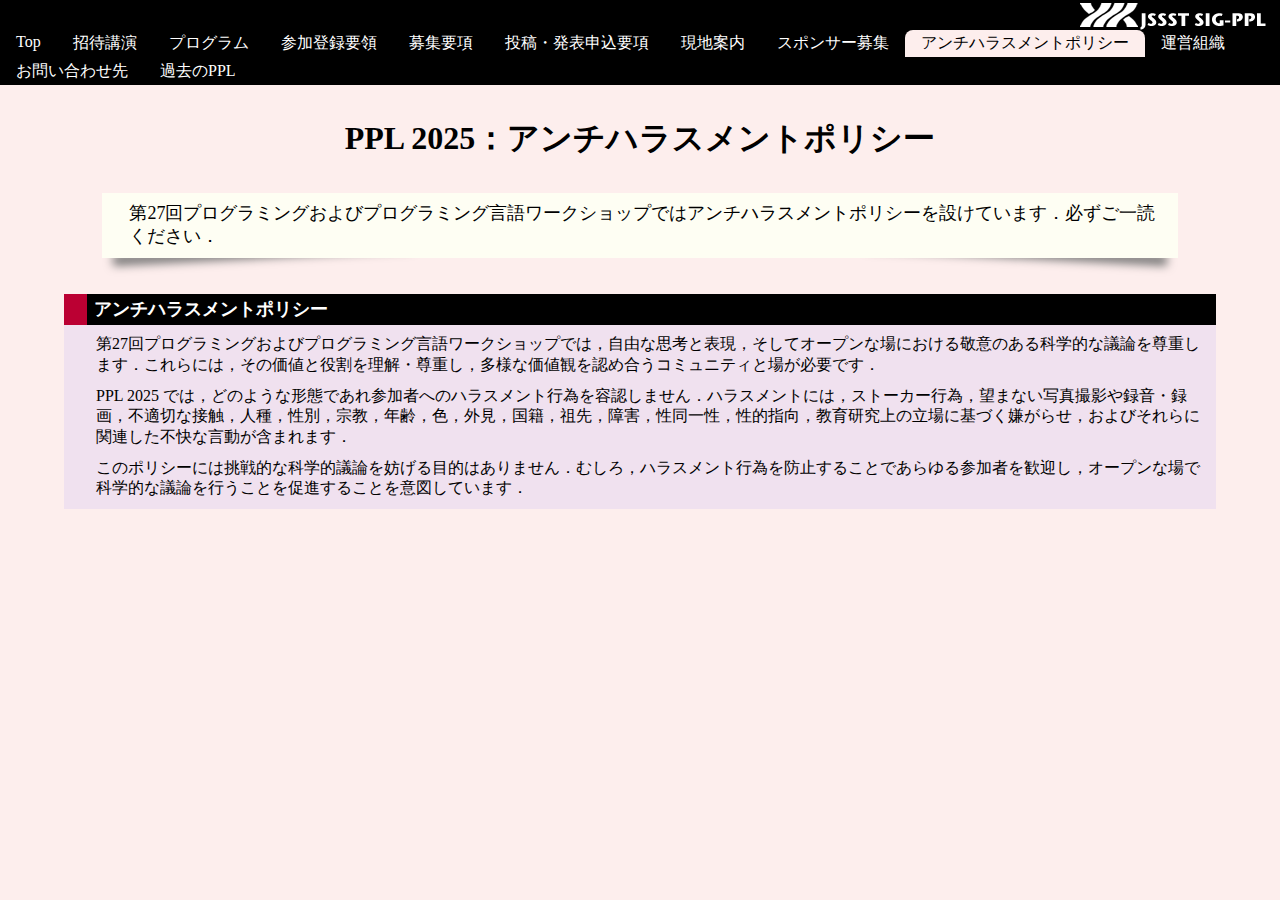
<file: ppl2025/anti-harrasment-policy.html>
<!DOCTYPE HTML PUBLIC "-//W3C//DTD HTML 4.01//EN">
<html lang="ja">
<head>
<meta http-equiv="Content-Type" content="text/html; charset=UTF-8">
<link charset="euc-jp" href="./ppl.css" rel="stylesheet" type="text/css">
<title>アンチハラスメントポリシー</title>
</head>

<body>

	<!-- Sync with other pages (not just copy)-->
	<div id="headline">
		<img src="jssstppl_logo_hl.png" alt="jssst sig-ppl">
	</div>
	<ul class="navibar cf">
		<li><a href="index.html">Top</a></li>
		<li><a href="invited.html">招待講演</a></li>
<!--
		<li><a href="accepted.html">採択リスト</a></li>
-->
		<li><a href="program.html">プログラム</a></li>
		<li><a href="registration.html">参加登録要領</a></li>
                <li><a href="calling.html">募集要項</a></li>
                <li><a href="submission.html">投稿・発表申込要項</a></li>
		<li><a href="access.html">現地案内</a></li>
                <li><a href="sponsorship.html">スポンサー募集</a></li>
<!--    <li><a href="covid19_guideline.html">COVID-19対策</a></li> -->
		<li><span class="current">アンチハラスメントポリシー</span></li>
                <li><a href="organization.html">運営組織</a></li>
                <li><a href="contact.html">お問い合わせ先</a></li>
                <li><a href="series.html">過去のPPL</a></li>
	</ul>
<!-- Sync with other pages over -->

<h1>PPL 2025：アンチハラスメントポリシー</h1>

<div class="notice shadow">
<p>
  第27回プログラミングおよびプログラミング言語ワークショップではアンチハラスメントポリシーを設けています．必ずご一読ください．
</p>
</div>

<h2 id="">アンチハラスメントポリシー</h2>
<div class="section">
  
<p>
  第27回プログラミングおよびプログラミング言語ワークショップでは，自由な思考と表現，そしてオープンな場における敬意のある科学的な議論を尊重します．これらには，その価値と役割を理解・尊重し，多様な価値観を認め合うコミュニティと場が必要です．
</p>
<p>
PPL 2025 では，どのような形態であれ参加者へのハラスメント行為を容認しません．ハラスメントには，ストーカー行為，望まない写真撮影や録音・録画，不適切な接触，人種，性別，宗教，年齢，色，外見，国籍，祖先，障害，性同一性，性的指向，教育研究上の立場に基づく嫌がらせ，およびそれらに関連した不快な言動が含まれます．
</p>
<p>
このポリシーには挑戦的な科学的議論を妨げる目的はありません．むしろ，ハラスメント行為を防止することであらゆる参加者を歓迎し，オープンな場で科学的な議論を行うことを促進することを意図しています．
</p>

<!--
<p>
ハラスメント行為を経験したり目撃した人は，以下の担当委員，もしくは事情によっては <a href="./index.html#ocmember"> PPL 2025 組織委員</a>のいずれかににご連絡ください．通報者の秘密を最大限保護した調査を行い，ハラスメント行為が認められた場合は，その参加者に対して研究会が適切と考えるアクションを行います．
<ul>
  <li>（@）</li>
  <li>（@)</li>
  <li>（@）</li>
</ul>
</p>
<p>
ご連絡の際は Slack のダイレクトメッセージ機能などをご利用いただくか，現地のスタッフにお声がけ下さい．
</p>
-->
</div>

</body>
</html>
</file>
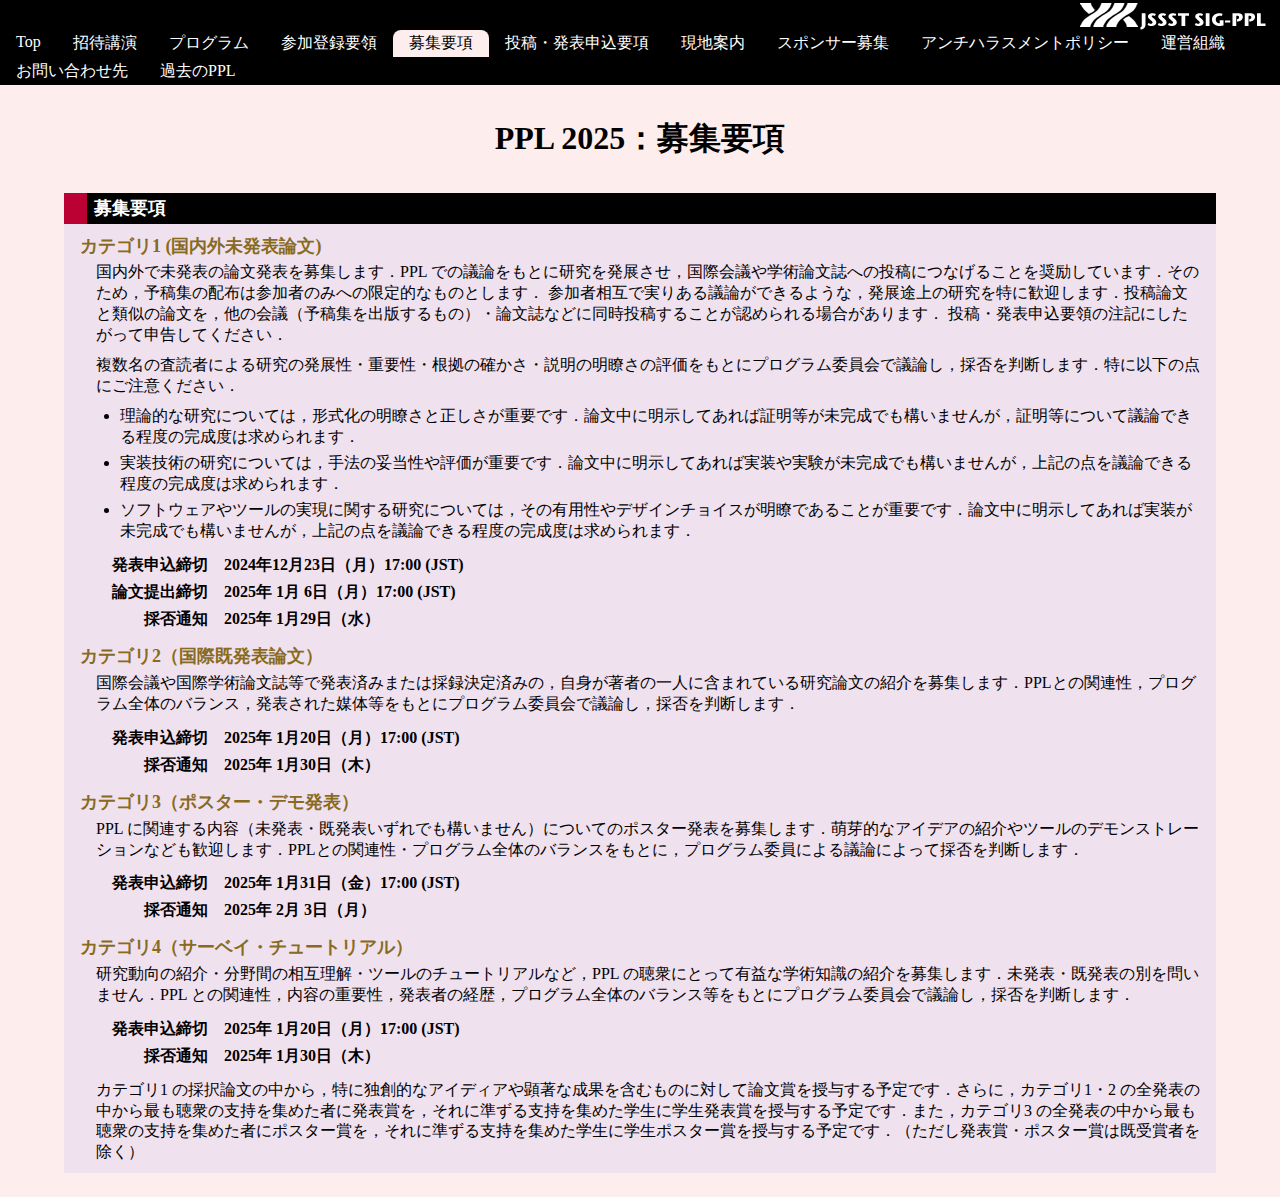
<file: ppl2025/calling.html>
<!DOCTYPE HTML PUBLIC "-//W3C//DTD HTML 4.01//EN">
<html lang="ja">
<head>
<meta http-equiv="Content-Type" content="text/html; charset=UTF-8">
<link charset="euc-jp" href="./ppl.css?20221117" rel="stylesheet" type="text/css">
<title>募集要項 -- PPL 2025</title>
</head>

<body>
  
    <!-- Sync with other pages (not just copy)-->
    <div id="headline">
		<img src="jssstppl_logo_hl.png" alt="jssst sig-ppl">
    </div>
    <ul class="navibar cf">
      <li><a href="index.html">Top</a></li>
      <li><a href="invited.html">招待講演</a></li>
<!--
      <li><a href="accepted.html">採択リスト</a></li>
-->
      <li><a href="program.html">プログラム</a></li>
      <li><a href="registration.html">参加登録要領</a></li>
      <li><span class="current">募集要項</a></li>
      <li><a href="submission.html">投稿・発表申込要項</a></li>
      <li><a href="access.html">現地案内</a></li>
      <li><a href="sponsorship.html">スポンサー募集</a></li>
<!--  <li><a href="covid19_guideline.html">COVID-19対策</a></li> -->
      <li><a href="anti-harrasment-policy.html">アンチハラスメントポリシー</a></li>
      <li><a href="organization.html">運営組織</a></li>
      <li><a href="contact.html">お問い合わせ先</a></li>
      <li><a href="series.html">過去のPPL</a></li>
    </ul>
    <!-- Sync with other pages over -->


<h1>PPL 2025：募集要項</h1>

<h2 id="calling">募集要項</h2>
<div class="section">
  <h3>カテゴリ1 (国内外未発表論文)</h3>
  <p>
国内外で未発表の論文発表を募集します．PPL での議論をもとに研究を発展させ，国際会議や学術論文誌への投稿につなげることを奨励しています．そのため，予稿集の配布は参加者のみへの限定的なものとします．
参加者相互で実りある議論ができるような，発展途上の研究を特に歓迎します．投稿論文と類似の論文を，他の会議（予稿集を出版するもの）・論文誌などに同時投稿することが認められる場合があります． 投稿・発表申込要領の注記にしたがって申告してください．
  </p>
  <p>
複数名の査読者による研究の発展性・重要性・根拠の確かさ・説明の明瞭さの評価をもとにプログラム委員会で議論し，採否を判断します．特に以下の点にご注意ください．
  </p>
  <ul>
    <li>
    理論的な研究については，形式化の明瞭さと正しさが重要です．論文中に明示してあれば証明等が未完成でも構いませんが，証明等について議論できる程度の完成度は求められます．
    </li>
    <li>
    実装技術の研究については，手法の妥当性や評価が重要です．論文中に明示してあれば実装や実験が未完成でも構いませんが，上記の点を議論できる程度の完成度は求められます．
    </li>
    <li>
    ソフトウェアやツールの実現に関する研究については，その有用性やデザインチョイスが明瞭であることが重要です．論文中に明示してあれば実装が未完成でも構いませんが，上記の点を議論できる程度の完成度は求められます．
    </li>
  </ul>

  <table>
  <tr>
    <th>発表申込締切</th>
    <td><b>2024年12月23日（月）17:00 (JST)</b></td>
  </tr>
  <tr>
    <th>論文提出締切</th>
    <td><b>2025年 1月 6日（月）17:00 (JST)</b></td>
  </tr>
  <tr>
    <th>採否通知</th>
    <td><b>2025年 1月29日（水）</b></td>
  </tr>
  </table>

  <h3>カテゴリ2（国際既発表論文）</h3>
  <p>
  国際会議や国際学術論文誌等で発表済みまたは採録決定済みの，自身が著者の一人に含まれている研究論文の紹介を募集します．PPLとの関連性，プログラム全体のバランス，発表された媒体等をもとにプログラム委員会で議論し，採否を判断します．
  </p> 
  <table>
  <tr>
    <th>発表申込締切</th>
    <td><b>2025年 1月20日（月）17:00 (JST)</b></td>
  </tr>
  <tr>
    <th>採否通知</th>
    <td><b>2025年 1月30日（木）</b></td>
  </tr>
  </table>
  
  
  <h3>カテゴリ3（ポスター・デモ発表）</h3>
  <p>
  PPL に関連する内容（未発表・既発表いずれでも構いません）についてのポスター発表を募集します．萌芽的なアイデアの紹介やツールのデモンストレーションなども歓迎します．PPLとの関連性・プログラム全体のバランスをもとに，プログラム委員による議論によって採否を判断します．
  </p> 
  <table>
  <tr>
    <th>発表申込締切</th>
    <td><b>2025年 1月31日（金）17:00 (JST)</b></td>
  </tr>
  <tr>
    <th>採否通知</th>
    <td><b>2025年 2月 3日（月）</b></td>
  </tr>
  </table>

  <h3>カテゴリ4（サーベイ・チュートリアル）</h3>
  <p>
  研究動向の紹介・分野間の相互理解・ツールのチュートリアルなど，PPL の聴衆にとって有益な学術知識の紹介を募集します．未発表・既発表の別を問いません．PPL との関連性，内容の重要性，発表者の経歴，プログラム全体のバランス等をもとにプログラム委員会で議論し，採否を判断します．
  </p> 
  <table>
  <tr>
    <th>発表申込締切</th>
    <td><b>2025年 1月20日（月）17:00 (JST)</b></td>
  </tr>
  <tr>
    <th>採否通知</th>
    <td><b>2025年 1月30日（木）</b></td>
  </tr>
  </table>
  <p>
  カテゴリ1 の採択論文の中から，特に独創的なアイディアや顕著な成果を含むものに対して論文賞を授与する予定です．さらに，カテゴリ1・2 の全発表の中から最も聴衆の支持を集めた者に発表賞を，それに準ずる支持を集めた学生に学生発表賞を授与する予定です．また，カテゴリ3 の全発表の中から最も聴衆の支持を集めた者にポスター賞を，それに準ずる支持を集めた学生に学生ポスター賞を授与する予定です．（ただし発表賞・ポスター賞は既受賞者を除く）
  </p>
</div

</body>
</html>
</file>
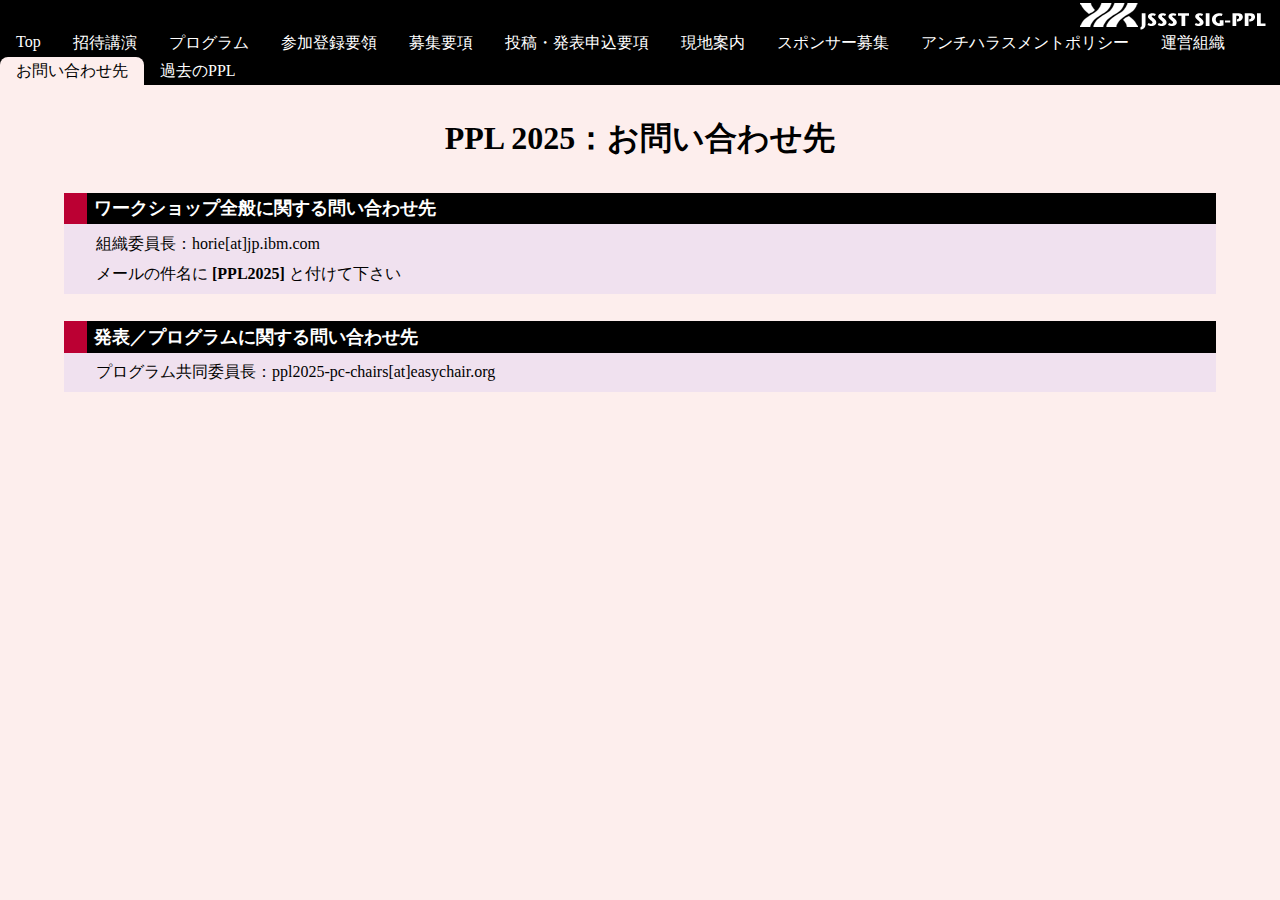
<file: ppl2025/contact.html>
<!DOCTYPE HTML PUBLIC "-//W3C//DTD HTML 4.01//EN">
<html lang="ja">
<head>
<meta http-equiv="Content-Type" content="text/html; charset=UTF-8">
<link charset="euc-jp" href="./ppl.css" rel="stylesheet" type="text/css">
<title>お問い合わせ先</title>
</head>

<body>

	<!-- Sync with other pages (not just copy)-->
	<div id="headline">
		<img src="jssstppl_logo_hl.png" alt="jssst sig-ppl">
	</div>
	<ul class="navibar cf">
		<li><a href="index.html">Top</a></li>
		<li><a href="invited.html">招待講演</a></li>
<!--
		<li><a href="accepted.html">採択リスト</a></li>
-->
		<li><a href="program.html">プログラム</a></li>
		<li><a href="registration.html">参加登録要領</a></li>
                <li><a href="calling.html">募集要項</a></li>
                <li><a href="submission.html">投稿・発表申込要項</a></li>
		<li><a href="access.html">現地案内</a></li>
                <li><a href="sponsorship.html">スポンサー募集</a></li>
<!--    <li><a href="covid19_guideline.html">COVID-19対策</a></li> -->
                <li><a href="anti-harrasment-policy.html">アンチハラスメントポリシー</a></li>
                <li><a href="organization.html">運営組織</a></li>
                <li><span class="current">お問い合わせ先</span></li>
                <li><a href="series.html">過去のPPL</a></li>
	</ul>
<!-- Sync with other pages over -->

<h1>PPL 2025：お問い合わせ先</h1>
<h2>ワークショップ全般に関する問い合わせ先</h2>
<div class="section">
  <p>組織委員長：horie[at]jp.ibm.com </p>
  <p>メールの件名に <b>[PPL2025]</b> と付けて下さい</p>
</div>

<h2>発表／プログラムに関する問い合わせ先</h2>
<div class="section">
  <p>プログラム共同委員長：ppl2025-pc-chairs[at]easychair.org</p>
</div>


</body>
</html>
</file>
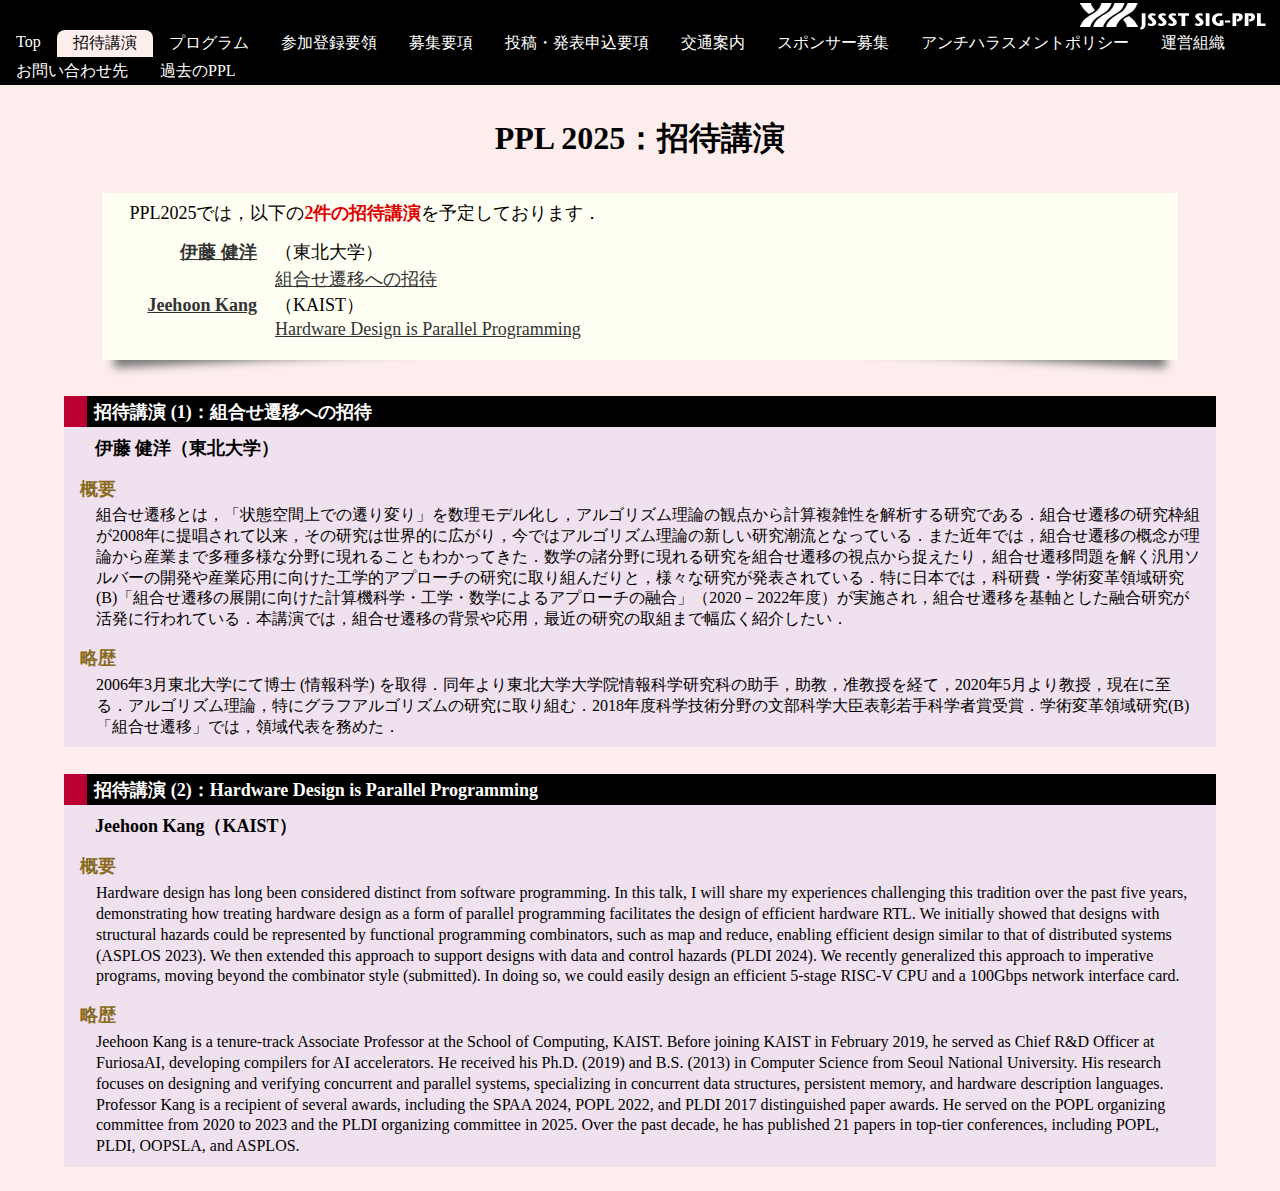
<file: ppl2025/invited.html>
<!DOCTYPE HTML PUBLIC "-//W3C//DTD HTML 4.01//EN">
<html lang="ja">
<head>
<meta http-equiv="Content-Type" content="text/html; charset=UTF-8">
<link charset="euc-jp" href="./ppl.css" rel="stylesheet" type="text/css">
<title>招待講演 -- PPL 2025</title>
</head>

<body>

<!-- Sync with other pages -->
<div id="headline">
<img src="./jssstppl_logo_hl.png" alt="jssst sig-ppl">
</div>
<ul class="navibar cf">
  <li><a href="index.html">Top</a></li>
  <li><span class="current">招待講演</span></li>
<!--
  <li><a href="accepted.html">採択リスト</a></li>
-->
  <li><a href="program.html">プログラム</a></li>
  <li><a href="registration.html">参加登録要領</a></li>
  <li><a href="calling.html">募集要項</a></li>
  <li><a href="submission.html">投稿・発表申込要項</a></li>
  <li><a href="access.html">交通案内</a></li>
  <li><a href="sponsorship.html">スポンサー募集</a></li>
<!--  <li><a href="covid19_guideline.html">COVID-19対策</a></li> -->
  <li><a href="anti-harrasment-policy.html">アンチハラスメントポリシー</a></li>
  <li><a href="organization.html">運営組織</a></li>
  <li><a href="contact.html">お問い合わせ先</a></li>
  <li><a href="series.html">過去のPPL</a></li>
</ul>


<h1>PPL 2025：招待講演</h1>

<div class="notice shadow">
  <p>PPL2025では，以下の<em>2件の招待講演</em>を予定しております．</p>
  <table>
      <tr align="left">
        <th><a href="http://www.dais.is.tohoku.ac.jp/take/index-j.html">伊藤 健洋</a></th>
        <td class="affil">東北大学</td>
      </tr>
      <tr>
        <th></th>
        <td><a href="#invited1">組合せ遷移への招待</a></td>
      </tr>
      <tr align="left">
        <th><a href="https://cp.kaist.ac.kr/jeehoon.kang/">Jeehoon Kang</a></th>
        <td class="affil">KAIST</td>
      </tr>
      <tr>
        <th></th>
        <td><a href="#invited2">Hardware Design is Parallel Programming</td>
      </tr>
  </table>
  </div>

<h2 id="invited2">招待講演 (1)：組合せ遷移への招待</h2>
<div class="section">
<p class="speaker">
伊藤 健洋（東北大学）
</p>
<h3>概要</h3>
<p>
組合せ遷移とは，「状態空間上での遷り変り」を数理モデル化し，アルゴリズム理論の観点から計算複雑性を解析する研究である．組合せ遷移の研究枠組が2008年に提唱されて以来，その研究は世界的に広がり，今ではアルゴリズム理論の新しい研究潮流となっている．また近年では，組合せ遷移の概念が理論から産業まで多種多様な分野に現れることもわかってきた．数学の諸分野に現れる研究を組合せ遷移の視点から捉えたり，組合せ遷移問題を解く汎用ソルバーの開発や産業応用に向けた工学的アプローチの研究に取り組んだりと，様々な研究が発表されている．特に日本では，科研費・学術変革領域研究(B)「組合せ遷移の展開に向けた計算機科学・工学・数学によるアプローチの融合」（2020－2022年度）が実施され，組合せ遷移を基軸とした融合研究が活発に行われている．本講演では，組合せ遷移の背景や応用，最近の研究の取組まで幅広く紹介したい．
</p>
<h3>略歴</h3>
<p>
2006年3月東北大学にて博士 (情報科学) を取得．同年より東北大学大学院情報科学研究科の助手，助教，准教授を経て，2020年5月より教授，現在に至る．アルゴリズム理論，特にグラフアルゴリズムの研究に取り組む．2018年度科学技術分野の文部科学大臣表彰若手科学者賞受賞．学術変革領域研究(B)「組合せ遷移」では，領域代表を務めた．
</p>
</div>

<h2 id="invited1">招待講演 (2)：Hardware Design is Parallel Programming</h2>
<div class="section">
<p class="speaker">
Jeehoon Kang（KAIST）
</p>

<h3>概要</h3>
<p>
Hardware design has long been considered distinct from software programming.
In this talk, I will share my experiences challenging this tradition over
the past five years,
demonstrating how treating hardware design as a form of parallel
programming facilitates the design of efficient hardware RTL.

We initially showed that designs with structural hazards could be
represented by functional programming combinators, such as map and
reduce, enabling efficient design similar to that of distributed systems
(ASPLOS 2023).
We then extended this approach to support designs with data and control
hazards (PLDI 2024).
We recently generalized this approach to imperative programs, moving beyond
the combinator style (submitted).
In doing so, we could easily design an efficient 5-stage RISC-V CPU and a
100Gbps network interface card.
</p>
<h3>略歴</h3>
<p>
Jeehoon Kang is a tenure-track Associate Professor at the School of
Computing, KAIST.
Before joining KAIST in February 2019, he served as Chief R&D Officer at
FuriosaAI, developing compilers for AI accelerators.
He received his Ph.D. (2019) and B.S. (2013) in Computer Science from Seoul
National University.
His research focuses on designing and verifying concurrent and parallel
systems, specializing in concurrent data structures, persistent memory, and
hardware description languages.
Professor Kang is a recipient of several awards, including the SPAA 2024,
POPL 2022, and PLDI 2017 distinguished paper awards.
He served on the POPL organizing committee from 2020 to 2023 and the PLDI
organizing committee in 2025.
Over the past decade, he has published 21 papers in top-tier conferences,
including POPL, PLDI, OOPSLA, and ASPLOS.
</p>
</div>

</body>
</file>
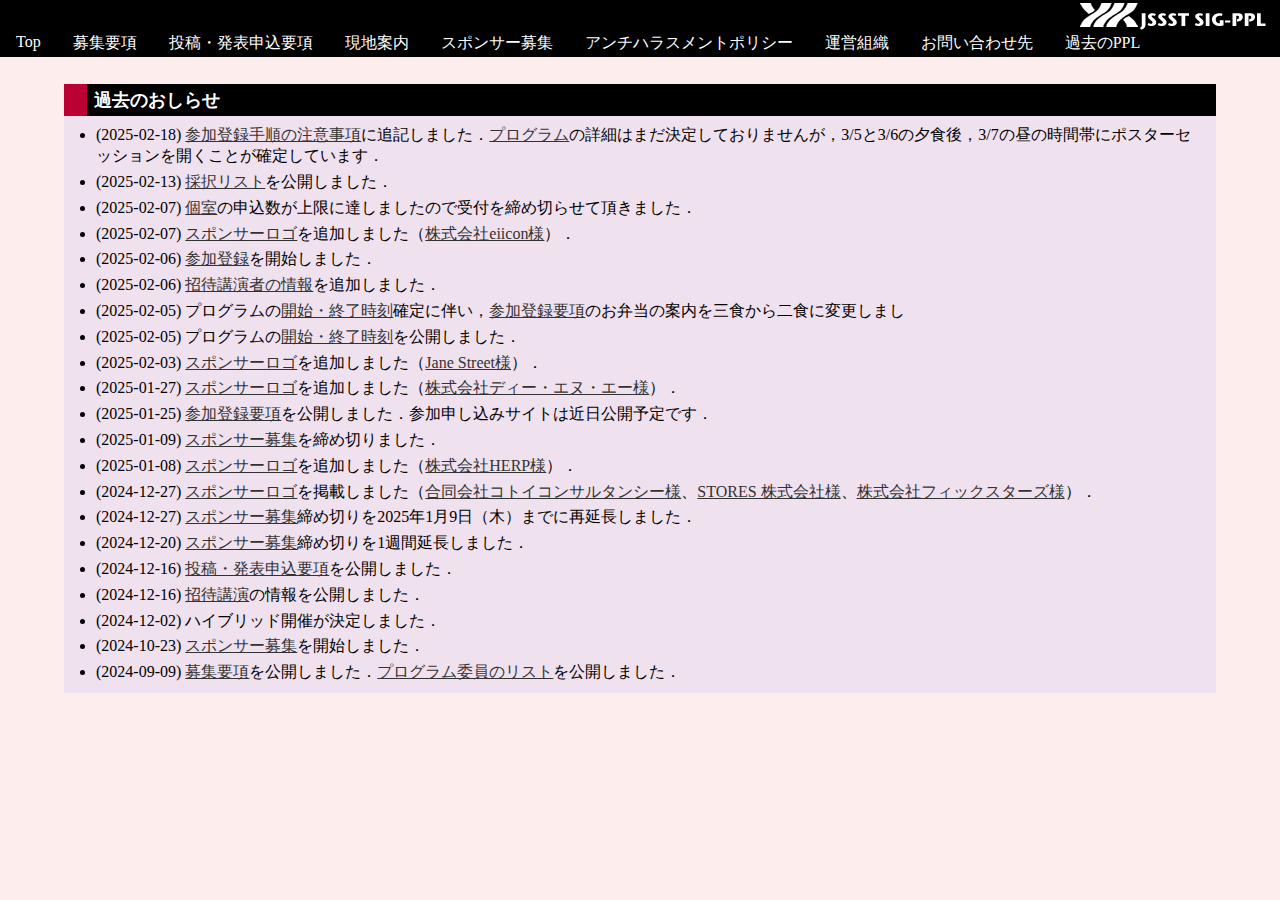
<file: ppl2025/news-history.html>
<!DOCTYPE HTML PUBLIC "-//W3C//DTD HTML 4.01//EN">
<html lang="ja">

<head>
  <meta http-equiv="Content-Type" content="text/html; charset=UTF-8">
  <link charset="UTF-8" href="./ppl.css" rel="stylesheet" type="text/css">
  <title>PPL 2025: 第27回プログラミングおよびプログラミング言語ワークショップ (過去のお知らせ)</title>
</head>

<body>
  <!-- Sync with other pages (not just copy)-->
  <div id="headline">
    <img src="jssstppl_logo_hl.png" alt="jssst sig-ppl">
  </div>
  <ul class="navibar cf">
    <li><a href="index.html">Top</a></li>
<!--
    <li><a href="invited.html">招待講演</a></li>
    <li><a href="accepted.html">採択リスト</a></li>
    <li><a href="program.html">プログラム</a></li>
    <li><a href="registration.html">参加登録要領</a></li>
-->
    <li><a href="calling.html">募集要項</a></li>
    <li><a href="submission.html">投稿・発表申込要項</a></li>
    <li><a href="access.html">現地案内</a></li>
    <li><a href="sponsorship.html">スポンサー募集</a></li>
    <li><a href="anti-harrasment-policy.html">アンチハラスメントポリシー</a></li>
    <li><a href="organization.html">運営組織</a></li>
    <li><a href="contact.html">お問い合わせ先</a></li>
    <li><a href="series.html">過去のPPL</a></li>
  </ul>
  <!-- Sync with other pages over -->

  <h2>過去のおしらせ</h2>
  <div class="section">
    <ul class="news">
      <li>(2025-02-18) <a href="registration.html#registration">参加登録手順の注意事項</a>に追記しました．<a href="program.html">プログラム</a>の詳細はまだ決定しておりませんが，3/5と3/6の夕食後，3/7の昼の時間帯にポスターセッションを開くことが確定しています．
      <li>(2025-02-13) <a href="accepted.html">採択リスト</a>を公開しました．
      <li>(2025-02-07) <a href="registration.html">個室</a>の申込数が上限に達しましたので受付を締め切らせて頂きました．
      <li>(2025-02-07) <a href="index.html#sponsors">スポンサーロゴ</a>を追加しました（<a href="https://corp.eiicon.net/">株式会社eiicon様</a>）．</li>
      <li>(2025-02-06) <a href="registration.html">参加登録</a>を開始しました． 
      <li>(2025-02-06) <a href="invited.html">招待講演者の情報</a>を追加しました．
      <li>(2025-02-05) プログラムの<a href="program.html">開始・終了時刻</a>確定に伴い，<a href="registration.html">参加登録要項</a>のお弁当の案内を三食から二食に変更しまし
      <li>(2025-02-05) プログラムの<a href="program.html">開始・終了時刻</a>を公開しました．
      <li>(2025-02-03) <a href="index.html#sponsors">スポンサーロゴ</a>を追加しました（<a href="https://www.janestreet.com/">Jane Street様</a>）．</li>
      <li>(2025-01-27) <a href="index.html#sponsors">スポンサーロゴ</a>を追加しました（<a href="https://dena.com/jp/">株式会社ディー・エヌ・エー様</a>）．</li>
      <li>(2025-01-25) <a href="registration.html">参加登録要項</a>を公開しました．参加申し込みサイトは近日公開予定です．
      <li>(2025-01-09) <a href="sponsorship.html">スポンサー募集</a>を締め切りました．
      <li>(2025-01-08) <a href="index.html#sponsors">スポンサーロゴ</a>を追加しました（<a href="https://herp.co.jp/">株式会社HERP様</a>）．</li>
      <li>(2024-12-27) <a href="index.html#sponsors">スポンサーロゴ</a>を掲載しました（<a href="https://kxc.inc">合同会社コトイコンサルタンシー様</a>、<a href="https://jobs.st.inc/">STORES 株式会社様</a>、<a href="https://www.fixstars.com/ja">株式会社フィックスターズ様</a>）．</li>
      <li>(2024-12-27) <a href="sponsorship.html">スポンサー募集</a>締め切りを2025年1月9日（木）までに再延長しました．</li>
      <li>(2024-12-20) <a href="sponsorship.html">スポンサー募集</a>締め切りを1週間延長しました．</li>
      <li>(2024-12-16) <a href="submission.html">投稿・発表申込要項</a>を公開しました．</li>
      <li>(2024-12-16) <a href="index.html#invitedtalk">招待講演</a>の情報を公開しました．</li>
      <li>(2024-12-02) ハイブリッド開催が決定しました．</li>
      <li>(2024-10-23) <a href="sponsorship.html">スポンサー募集</a>を開始しました．</li>
      <li>(2024-09-09) <a href="calling.html">募集要項</a>を公開しました．<a href="organization.html">プログラム委員のリスト</a>を公開しました．</li>
    </ul>
  </div>

</html>
</file>
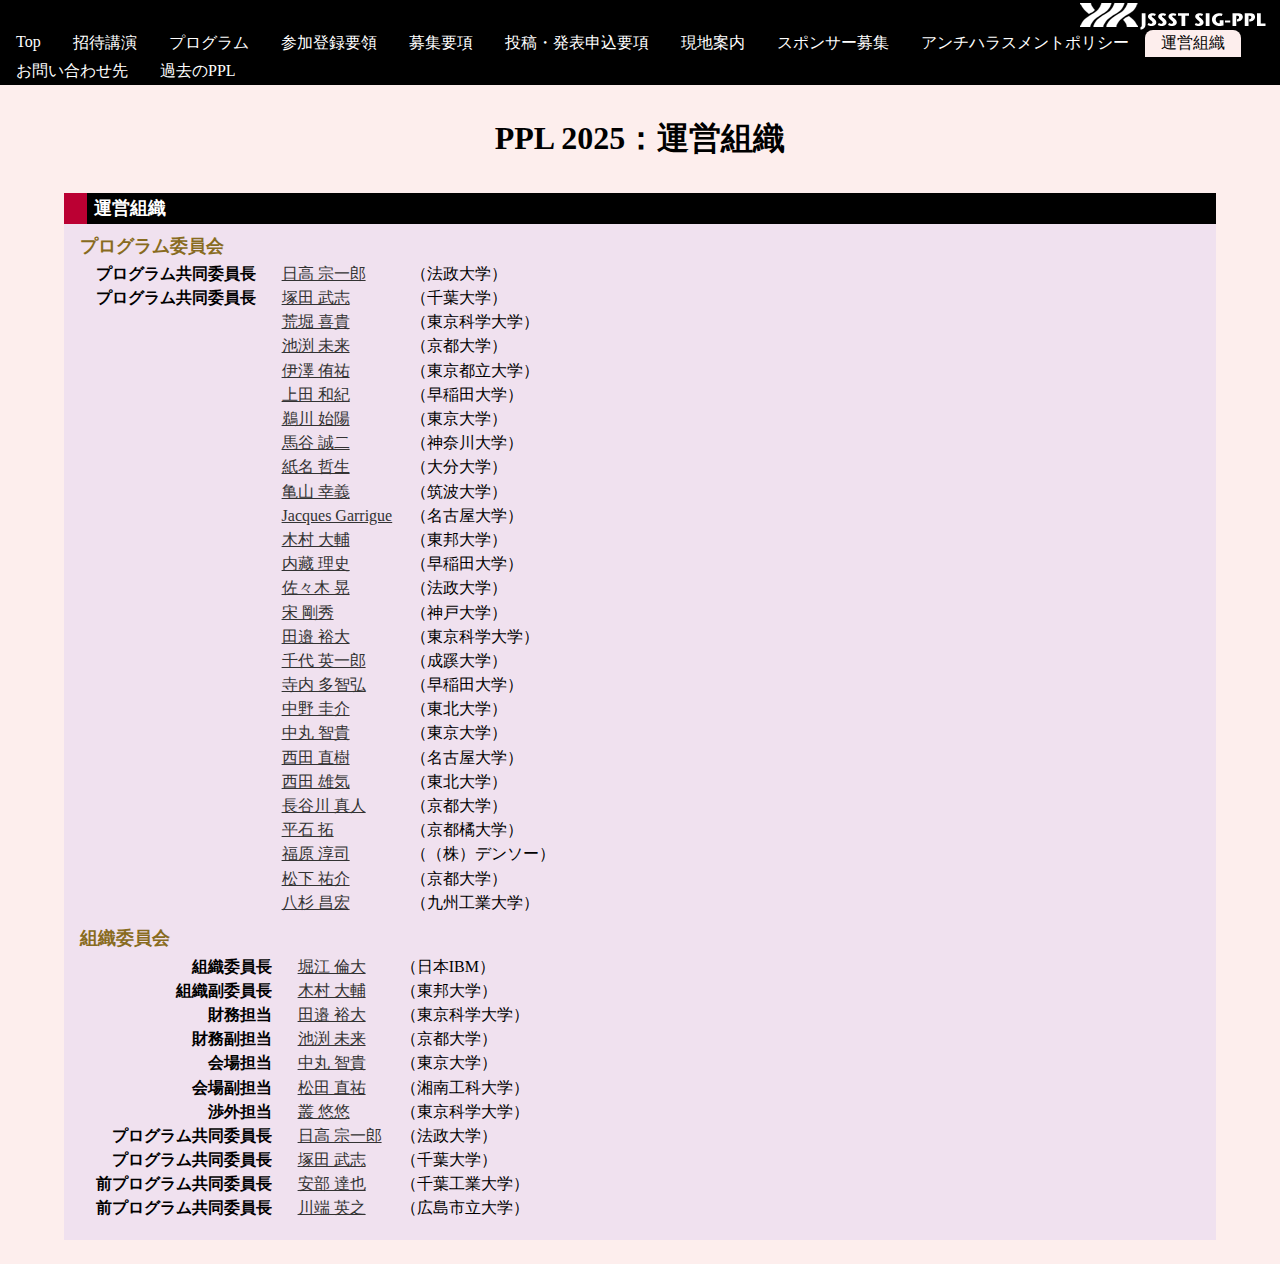
<file: ppl2025/organization.html>
<!DOCTYPE HTML PUBLIC "-//W3C//DTD HTML 4.01//EN">
<html lang="ja">
<head>
<meta http-equiv="Content-Type" content="text/html; charset=UTF-8">
<link charset="euc-jp" href="./ppl.css" rel="stylesheet" type="text/css">
<title>運営組織</title>
</head>

<body>

	<!-- Sync with other pages (not just copy)-->
	<div id="headline">
		<img src="jssstppl_logo_hl.png" alt="jssst sig-ppl">
	</div>
	<ul class="navibar cf">
		<li><a href="index.html">Top</a></li>
		<li><a href="invited.html">招待講演</a></li>
<!--
		<li><a href="accepted.html">採択リスト</a></li>
-->
		<li><a href="program.html">プログラム</a></li>
		<li><a href="registration.html">参加登録要領</a></li>
                <li><a href="calling.html">募集要項</a></li>
                <li><a href="submission.html">投稿・発表申込要項</a></li>
		<li><a href="access.html">現地案内</a></li>
                <li><a href="sponsorship.html">スポンサー募集</a></li>
<!--    <li><a href="covid19_guideline.html">COVID-19対策</a></li> -->
                <li><a href="anti-harrasment-policy.html">アンチハラスメントポリシー</a></li>
                <li><span class="current">運営組織</span></li>
                <li><a href="contact.html">お問い合わせ先</a></li>
                <li><a href="series.html">過去のPPL</a></li>
	</ul>
<!-- Sync with other pages over -->

<h1>PPL 2025：運営組織</h1>

<h2 id="access">運営組織</h2>
<div class="section">
    <h3 id="pcmember">プログラム委員会</h3>
    <table class="members" summary="List of PC Members">
      <tbody>
        <tr>
          <th>プログラム共同委員長</th>
          <td><a href="https://cis.hosei.ac.jp/depts/cs/hidaka/">日高 宗一郎</a></td>
          <td class="affil">法政大学</td>
        </tr>
        <tr>
          <th>プログラム共同委員長</th>
          <td><a href="https://takeshi-tsukada.github.io/">塚田 武志</a></td>
          <td class="affil">千葉大学</td>
        </tr>
        <tr>
          <th></th>
          <td><a href="https://researchmap.jp/read0156007">荒堀 喜貴</a></td>
          <td class="affil">東京科学大学</td>
        </tr>
        <tr>
          <th></th>
          <td><a href="https://mir-ikbch.github.io/">池渕 未来</a></td>
          <td class="affil">京都大学</td>
        </tr>
        <tr>
          <th></th>
          <td><a href="https://www.tmu.ac.jp/stafflist/data/a/36611.html">伊澤 侑祐</a></td>
          <td class="affil">東京都立大学</td>
        </tr>
        <tr>
          <th></th>
          <td><a href="https://www.ueda.info.waseda.ac.jp/~ueda/index-j.html">上田 和紀</a></td>
          <td class="affil">早稲田大学</td>
        </tr>
        <tr>
          <th></th>
          <td><a href="https://tugawa.github.io/">鵜川 始陽</a></td>
          <td class="affil">東京大学</td>
        </tr>
        <tr>
          <th></th>
          <td><a href="https://researchmap.jp/read0123957">馬谷 誠二</a></td>
          <td class="affil">神奈川大学</td>
        </tr>
        <tr>
          <th></th>
          <td><a href="https://plp-www.csis.oita-u.ac.jp/ja/tetsuokamina/">紙名 哲生</a></td>
          <td class="affil">大分大学</td>
        </tr>
        <tr>
          <th></th>
          <td><a href="http://www.cs.tsukuba.ac.jp/~kam/index-ja.html">亀山 幸義</a></td>
          <td class="affil">筑波大学</td>
        </tr>
        <tr>
          <th></th>
          <td><a href="https://www.math.nagoya-u.ac.jp/~garrigue/home-j.html">Jacques Garrigue</a></td>
          <td class="affil">名古屋大学</td>
        </tr>
        <tr>
          <th></th>
          <td><a href="https://researchmap.jp/d-kmr">木村 大輔</a></td>
          <td class="affil">東邦大学</td>
        </tr>
        <tr>
          <th></th>
          <td><a href="https://group-mmm.org/~skura/">内藏 理史</a></td>
          <td class="affil">早稲田大学</td>
        </tr>
        <tr>
          <th></th>
          <td><a href="https://cis.hosei.ac.jp/depts/cs/sasakia/">佐々木 晃</a></td>
          <td class="affil">法政大学</td>
        </tr>
        <tr>
          <th></th>
          <td><a href="https://tsoh.org/jp/">宋 剛秀</a></td>
          <td class="affil">神戸大学</td>
        </tr>
        <tr>
          <th></th>
          <td><a href="https://yudaitnb.github.io/">田邉 裕大</a></td>
          <td class="affil">東京科学大学</td>
        </tr>
        <tr>
          <th></th>
          <td><a href="https://researchmap.jp/chish">千代 英一郎</a></td>
          <td class="affil">成蹊大学</td>
        </tr>
        <tr>
          <th></th>
          <td><a href="https://terauchi.w.waseda.jp/index-j.html">寺内 多智弘</a></td>
          <td class="affil">早稲田大学</td>
        </tr>
        <tr>
          <th></th>
          <td><a href="https://www.riec.tohoku.ac.jp/%7Eksk/ja/">中野 圭介</a></td>
          <td class="affil">東北大学</td>
        </tr>
        <tr>
          <th></th>
          <td><a href="https://tomokinakamaru.github.io/">中丸 智貴</a></td>
          <td class="affil">東京大学</td>
        </tr>
        <tr>
          <th></th>
          <td><a href="https://researchmap.jp/read0118494">西田 直樹</a></td>
          <td class="affil">名古屋大学</td>
        </tr>
        <tr>
          <th></th>
          <td><a href="https://researchmap.jp/yuki-nishida">西田 雄気</a></td>
          <td class="affil">東北大学</td>
        </tr>
        <tr>
          <th></th>
          <td><a href="https://www.kurims.kyoto-u.ac.jp/~hassei/">長谷川 真人</a></td>
          <td class="affil">京都大学</td>
        </tr>
        <tr>
          <th></th>
          <td><a href="https://kenkyu.tachibana-u.ac.jp/ktuhp/KgApp?resId=S000306">平石 拓</a></td>
          <td class="affil">京都橘大学</td>
        </tr>
        <tr>
          <th></th>
          <td><a href="https://researchmap.jp/jfukuhara">福原 淳司</a></td>
          <td class="affil">（株）デンソー</td>
        </tr>
        <tr>
          <th></th>
          <td><a href="https://shiatsumat.github.io/">松下 祐介</a></td>
          <td class="affil">京都大学</td>
        </tr>
        <tr>
          <th></th>
          <td><a href="https://hyokadb02.jimu.kyutech.ac.jp/html/100000440_ja.html">八杉 昌宏</a></td>
          <td class="affil">九州工業大学</td>
        </tr>
        </tbody>
    </table>
    <h3 id="ocmember">組織委員会</h3>
    <table class="members" summary="List of Organizers">
      <tbody>
        <tr>
          <th>組織委員長</th>
          <td><a href="https://research.ibm.com/people/michihiro-horie">堀江 倫大</a></td>
          <td class="affil">日本IBM</td>
        </tr>
        <tr>
          <th>組織副委員長</th>
          <td><a href="https://researchmap.jp/d-kmr/">木村 大輔</a></td>
          <td class="affil">東邦大学</td>
        </tr>
        <tr>
          <th>財務担当</th>
          <td><a href="https://yudaitnb.github.io/">田邉 裕大</a></td>
          <td class="affil">東京科学大学</td>
        </tr>
        <tr>
          <th>財務副担当</th>
          <td><a href="https://mir-ikbch.github.io/">池渕 未来</a></td>
          <td class="affil">京都大学</td>
        </tr>
        <tr>
          <th>会場担当</th>
          <td><a href="https://tomokinakamaru.github.io/">中丸 智貴</a></td>
          <td class="affil">東京大学</td>
        </tr>
        <tr>
          <th>会場副担当</th>
          <td><a href="https://www.shonan-it.ac.jp/teachers/informatics/n-matsuda/">松田 直祐</a></td>
          <td class="affil">湘南工科大学</td>
        </tr>
        <tr>
          <th>渉外担当</th>
          <td><a href="https://prg.is.titech.ac.jp/ja/people/cong/">叢 悠悠</a></td>
          <td class="affil">東京科学大学</td>
        </tr>
        <tr>
          <th>プログラム共同委員長</th>
          <td><a href="https://cis.hosei.ac.jp/depts/cs/hidaka/">日高 宗一郎</a></td>
          <td class="affil">法政大学</td>
        </tr>
        <tr>
          <th>プログラム共同委員長</th>
          <td><a href="https://takeshi-tsukada.github.io/">塚田 武志</a></td>
          <td class="affil">千葉大学</td>
        </tr>
        <tr>
          <th>前プログラム共同委員長</th>
          <td><a href="https://abetatsuya.github.io/">安部 達也</a></td>
          <td class="affil">千葉工業大学</td>
        </tr>
        <tr>
          <th>前プログラム共同委員長</th>
          <td><a href="http://www.ca.info.hiroshima-cu.ac.jp/users/kawabata/wiki/doku.php">川端 英之</a></td>
          <td class="affil">広島市立大学</td>
        </tr>
      </tbody>
    </table>
    </p>
 </div>


</body>
</html>
</file>
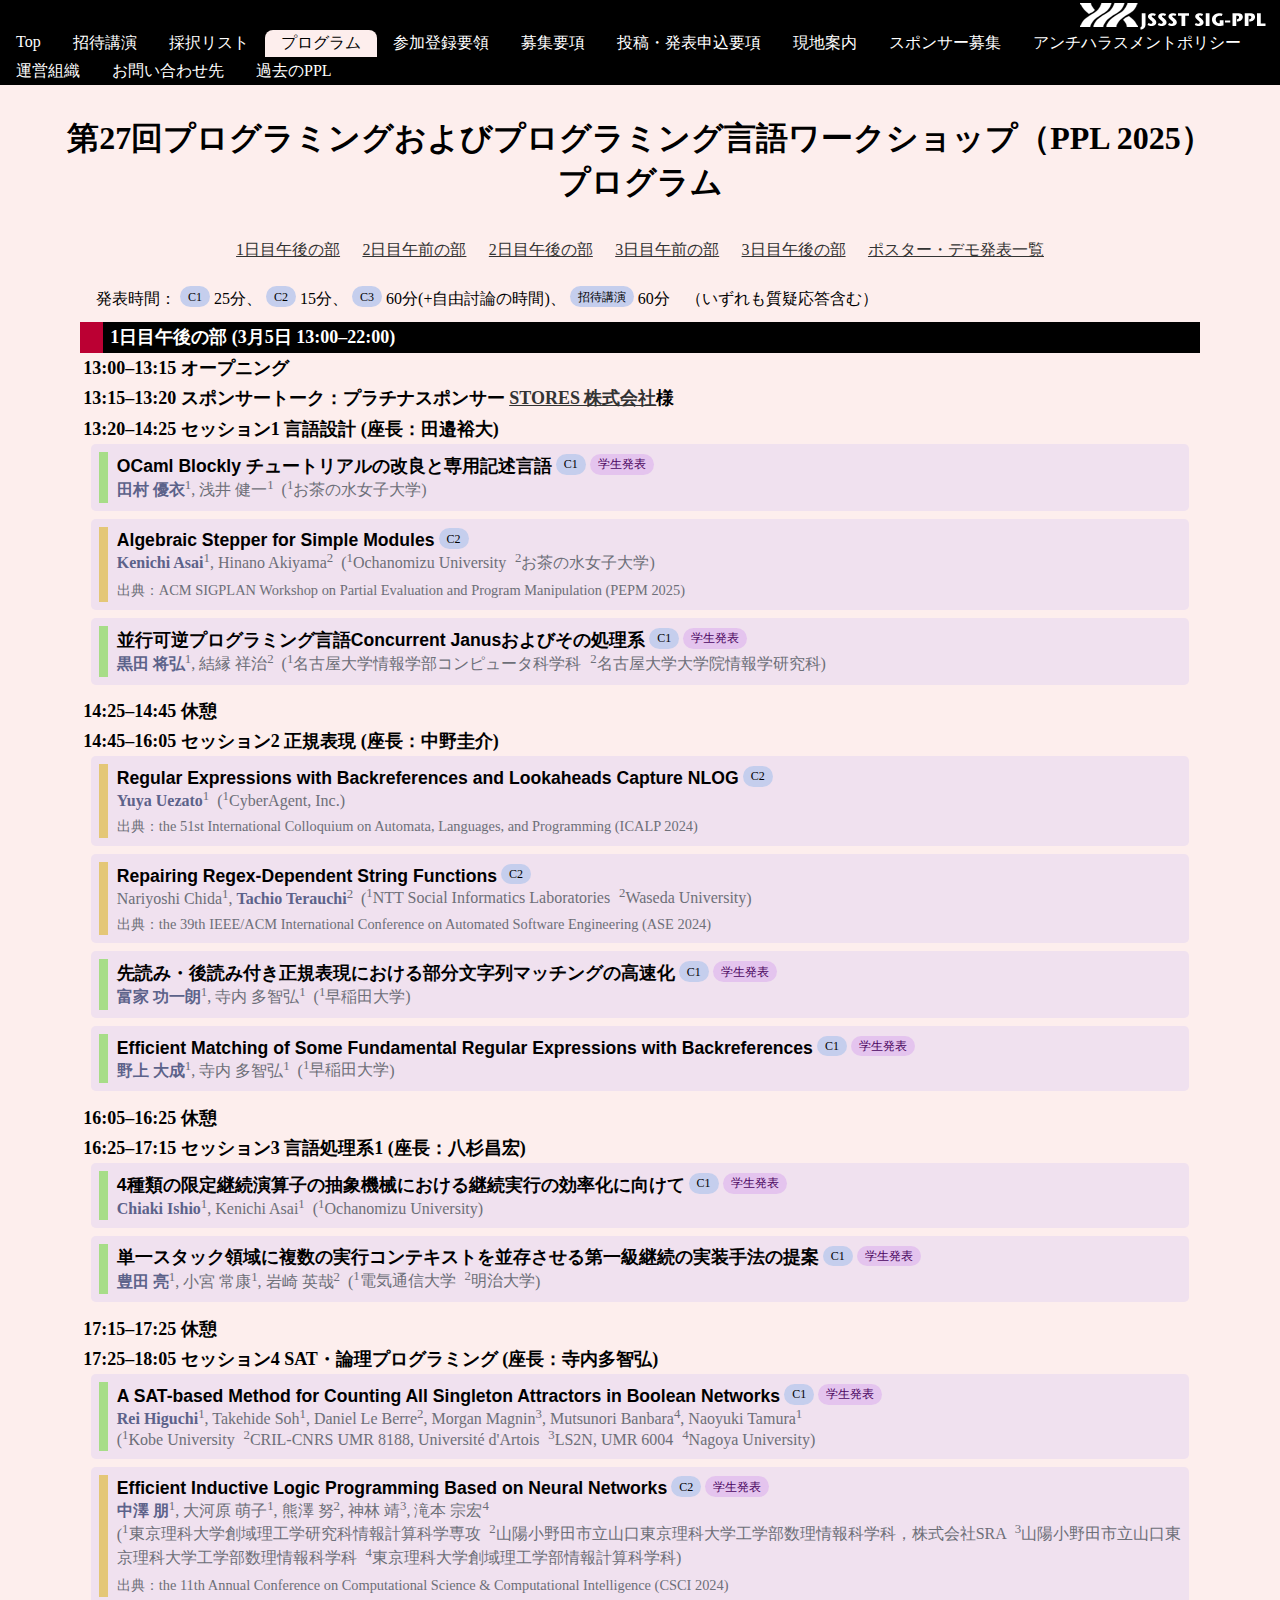
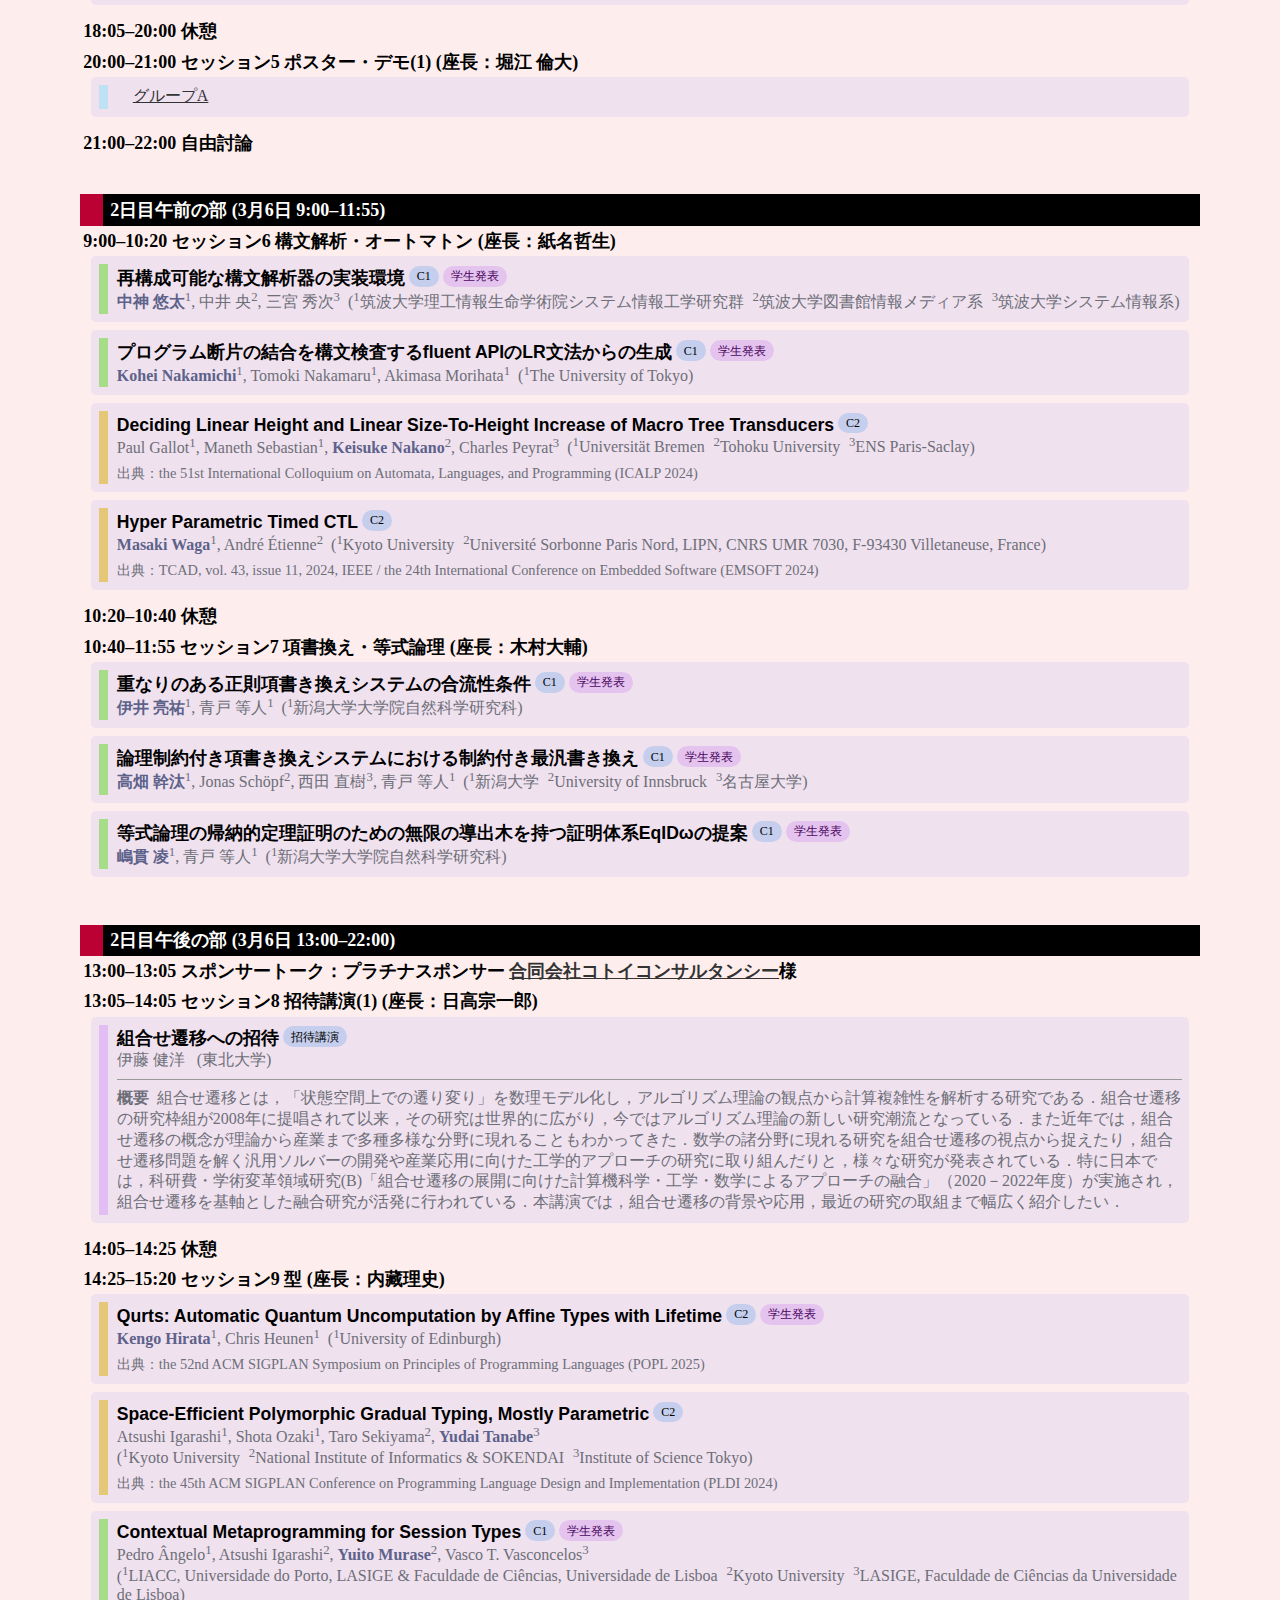
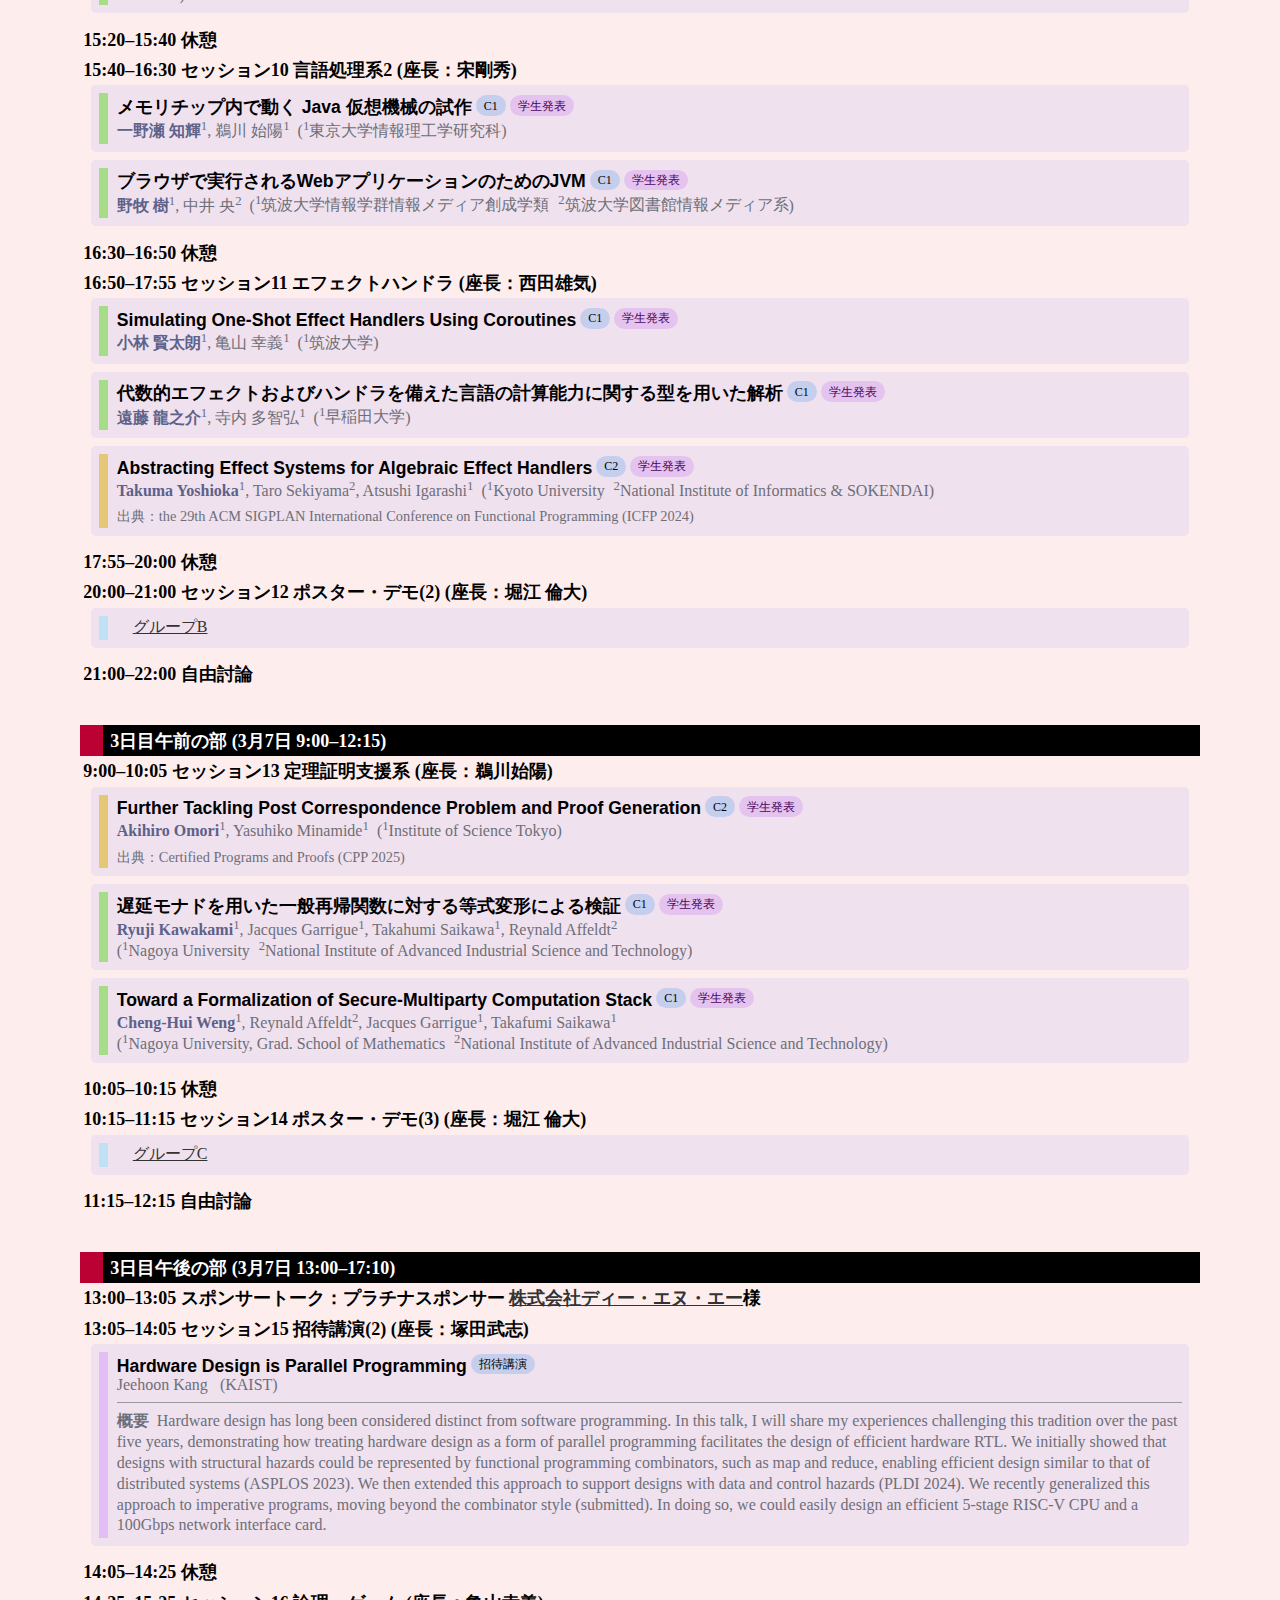
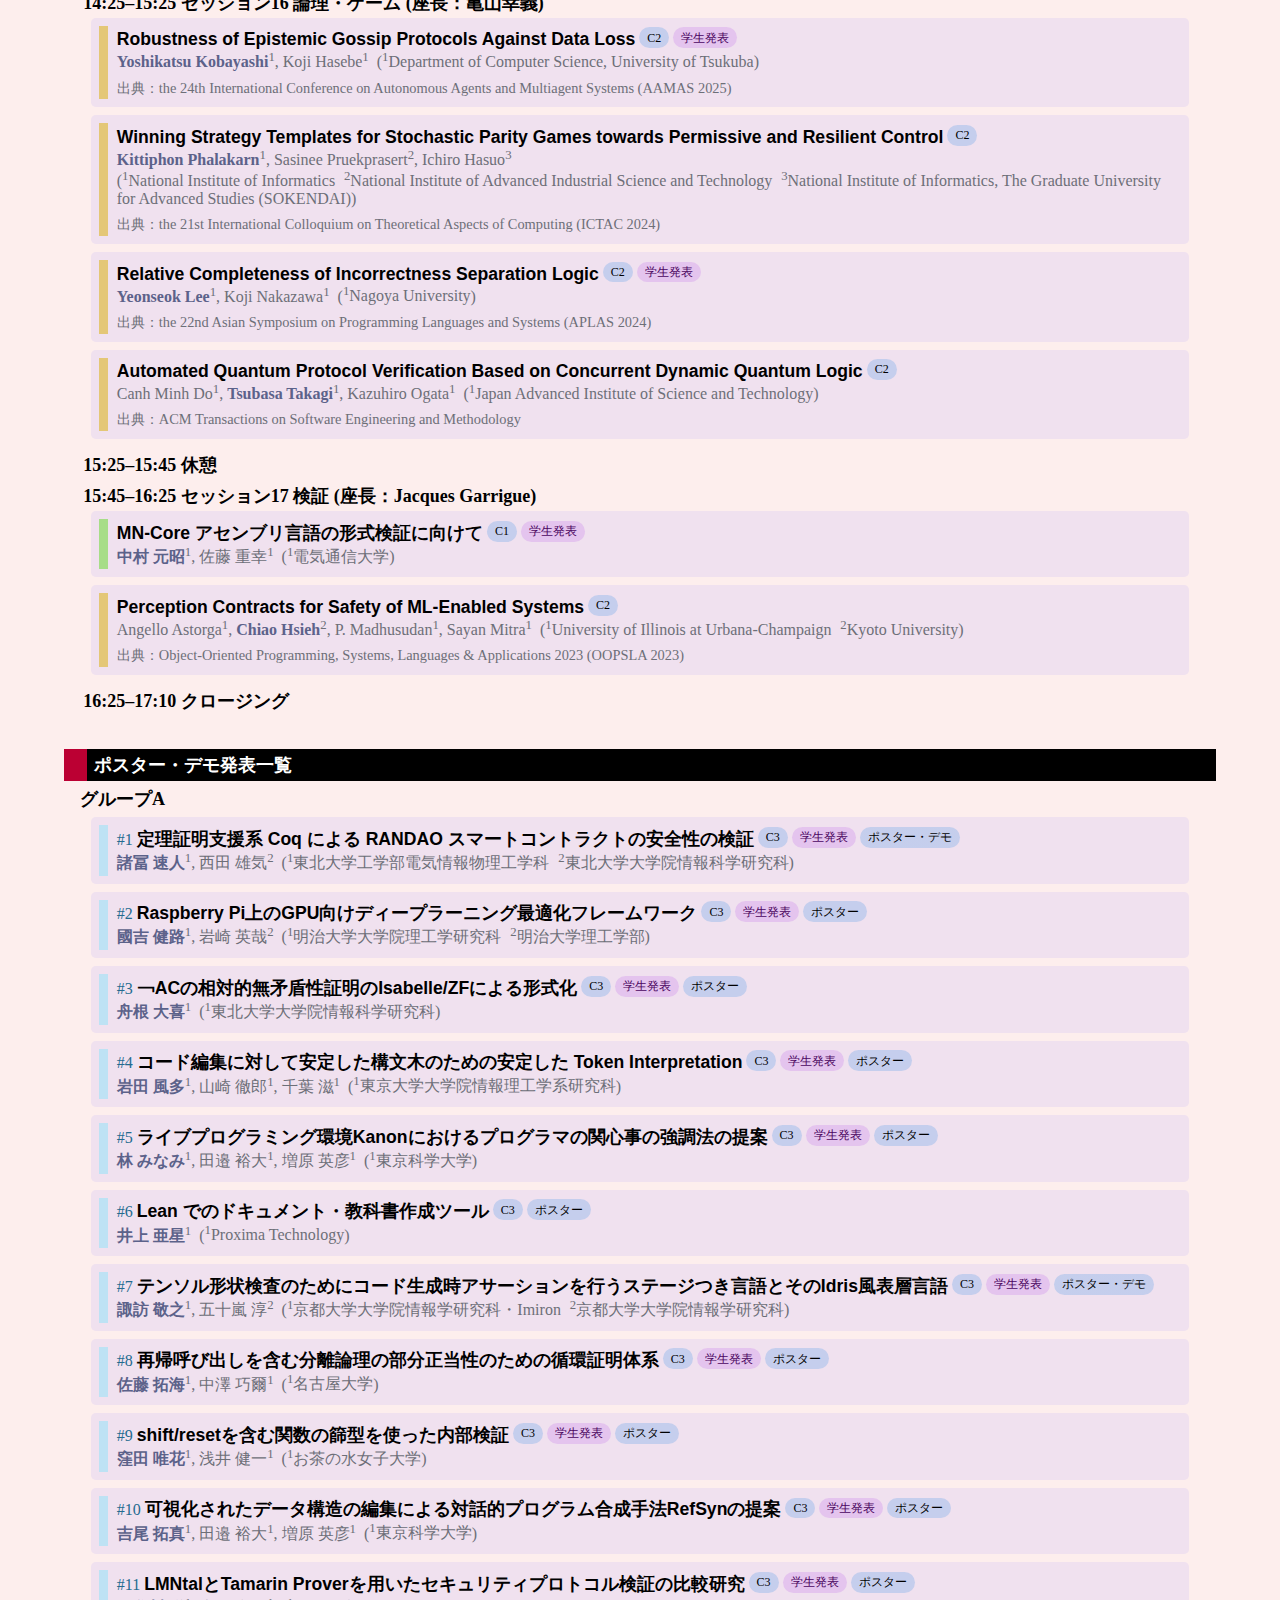
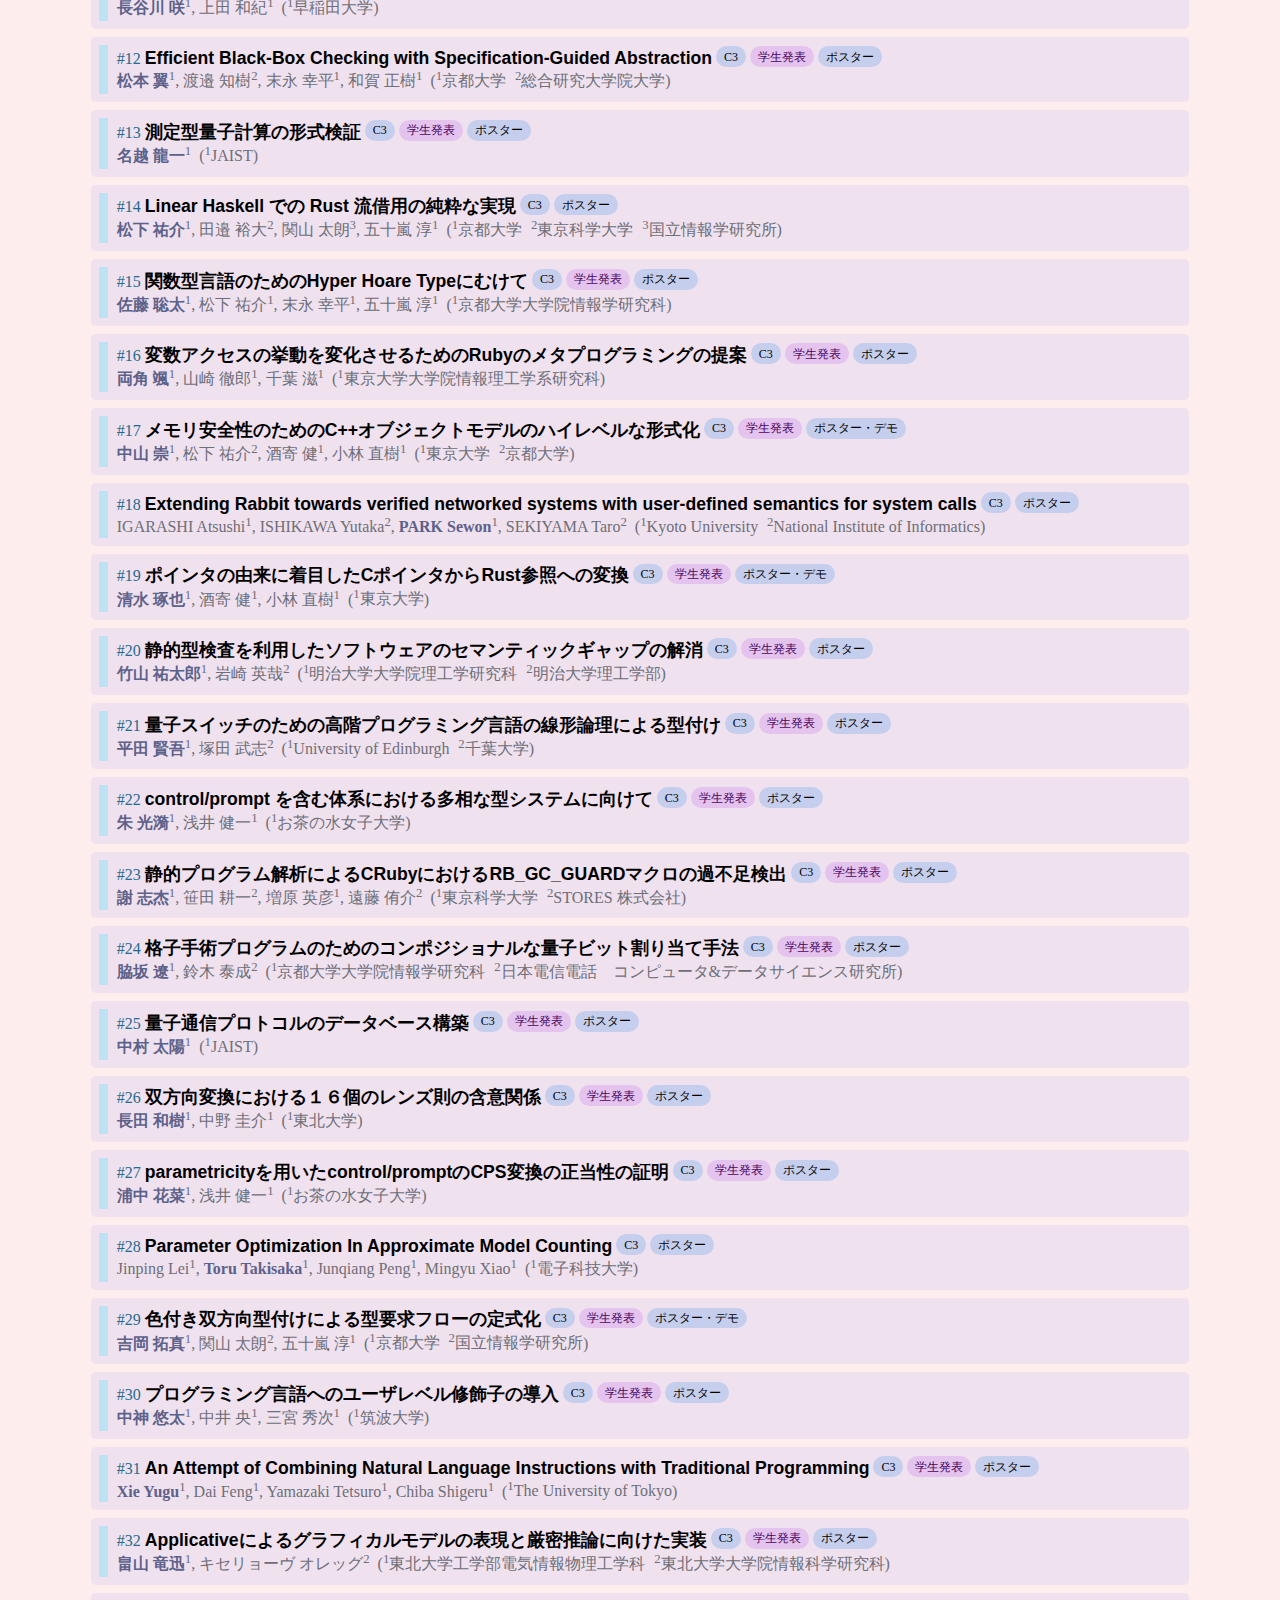
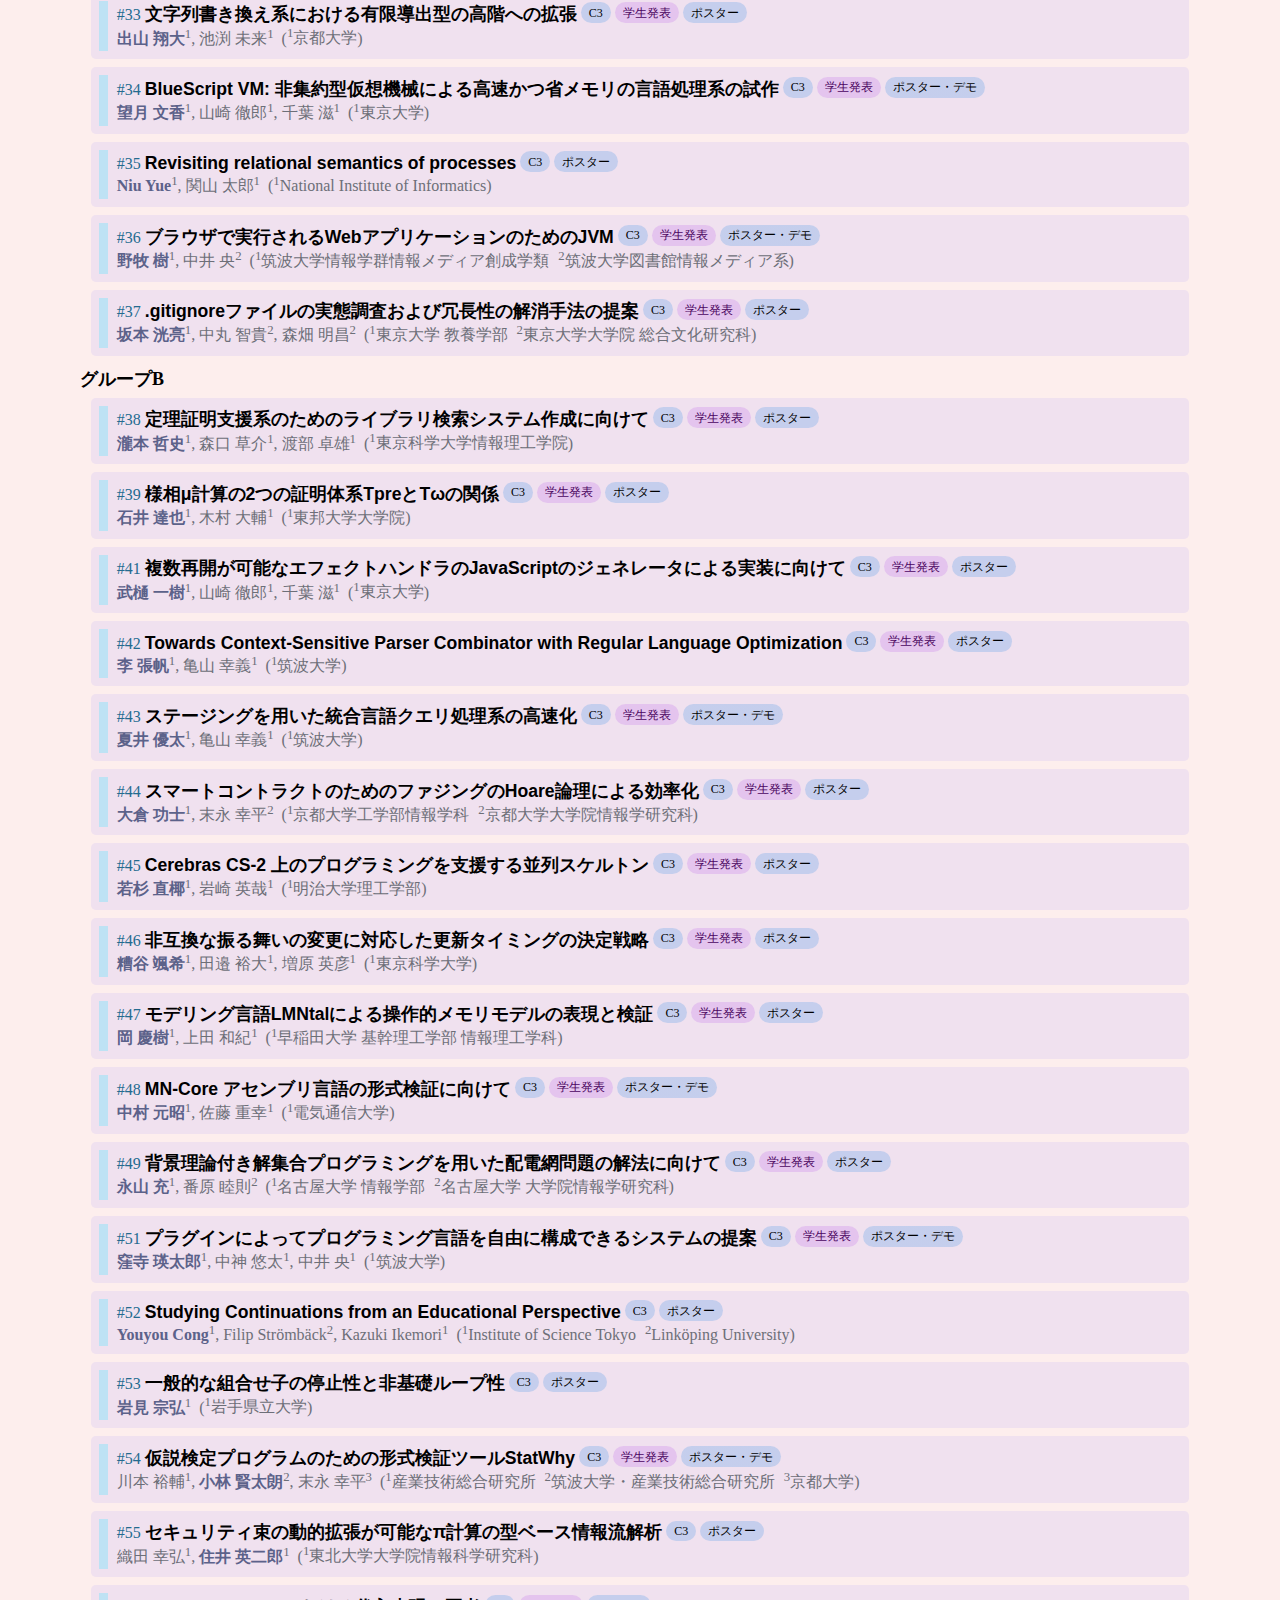
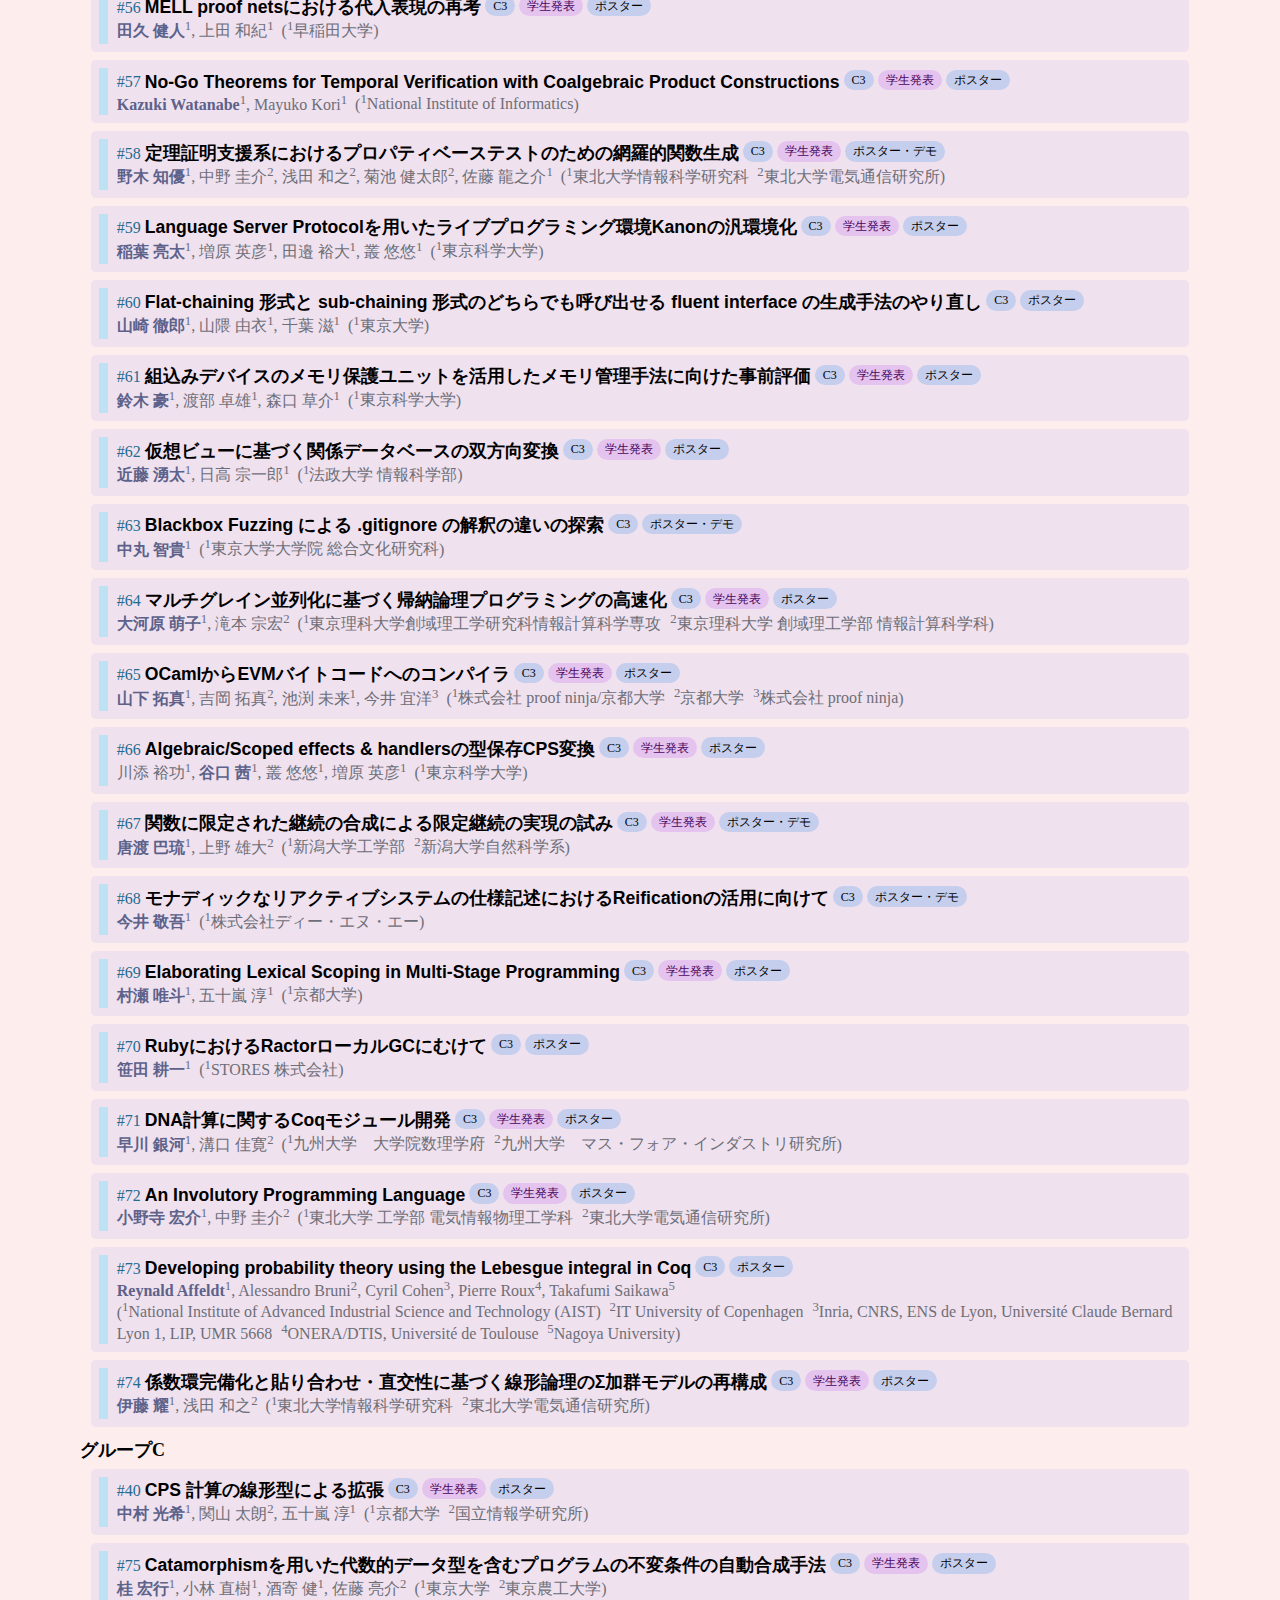
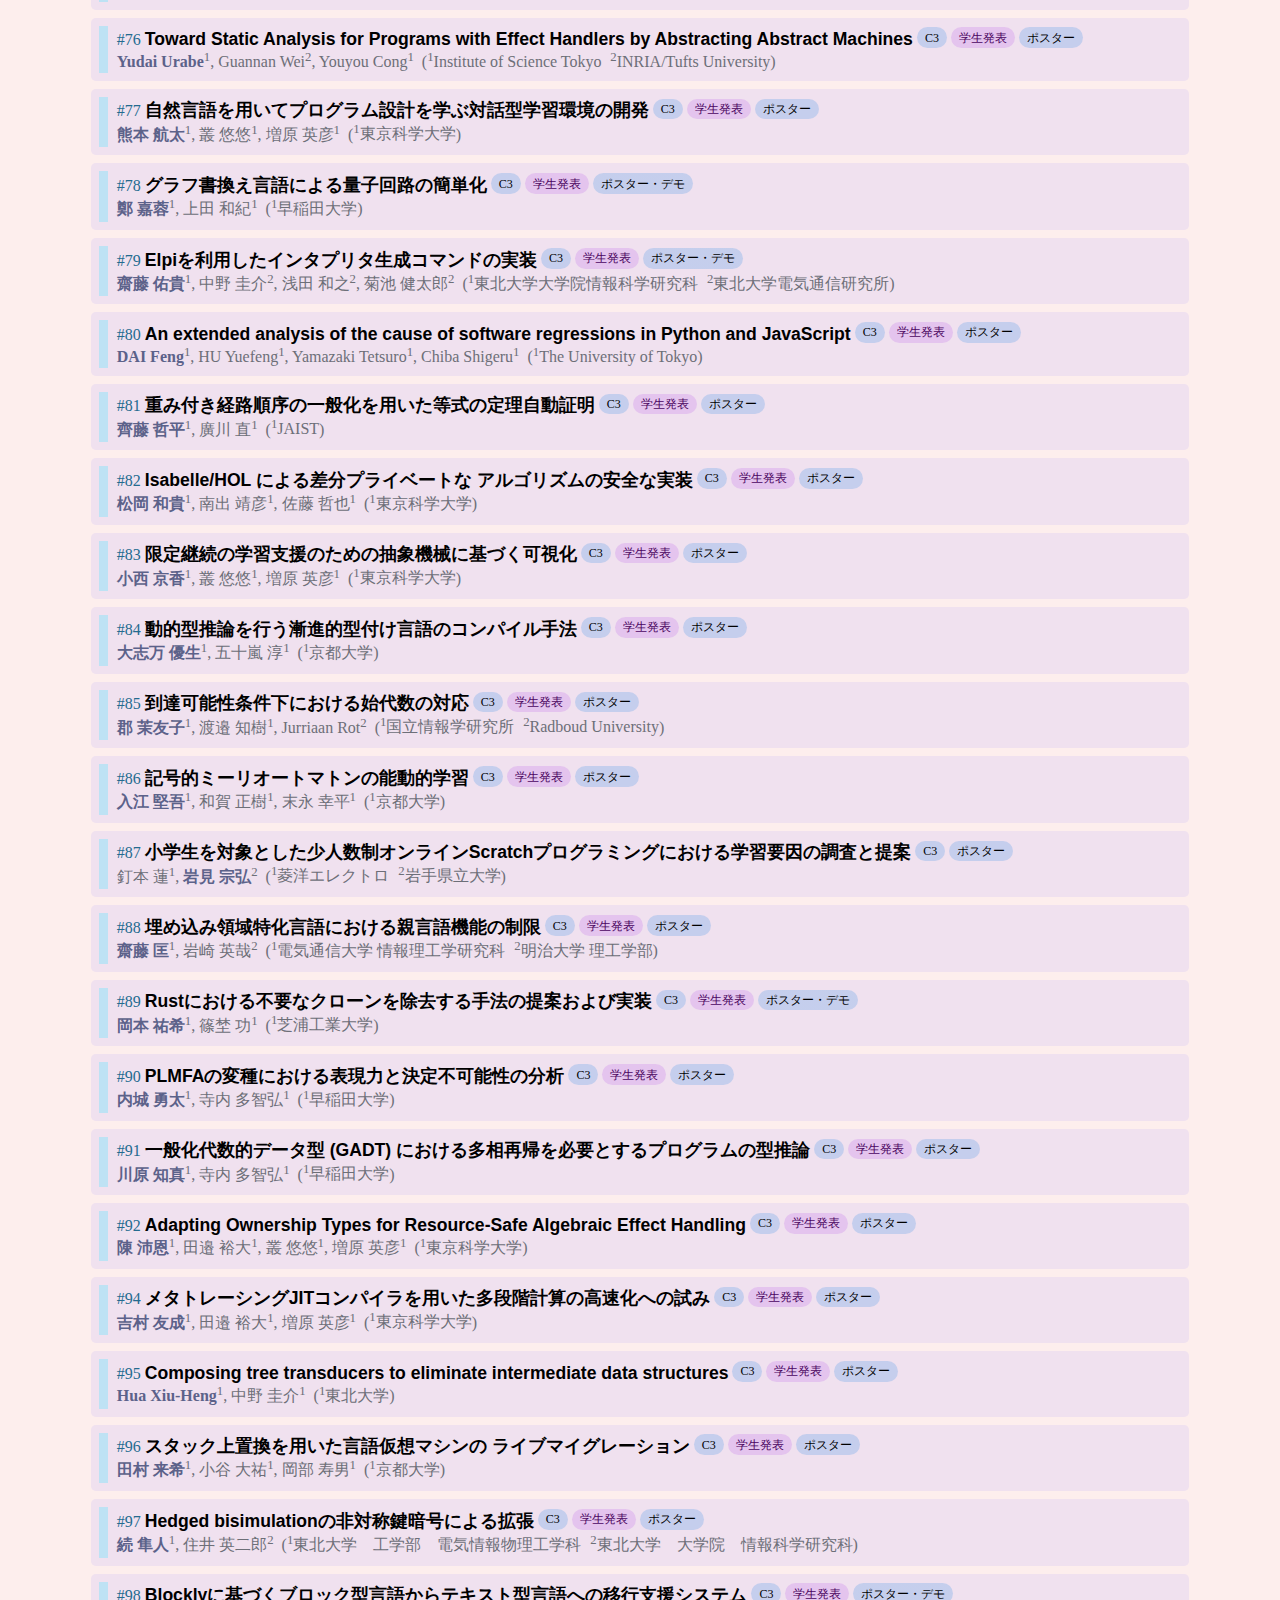
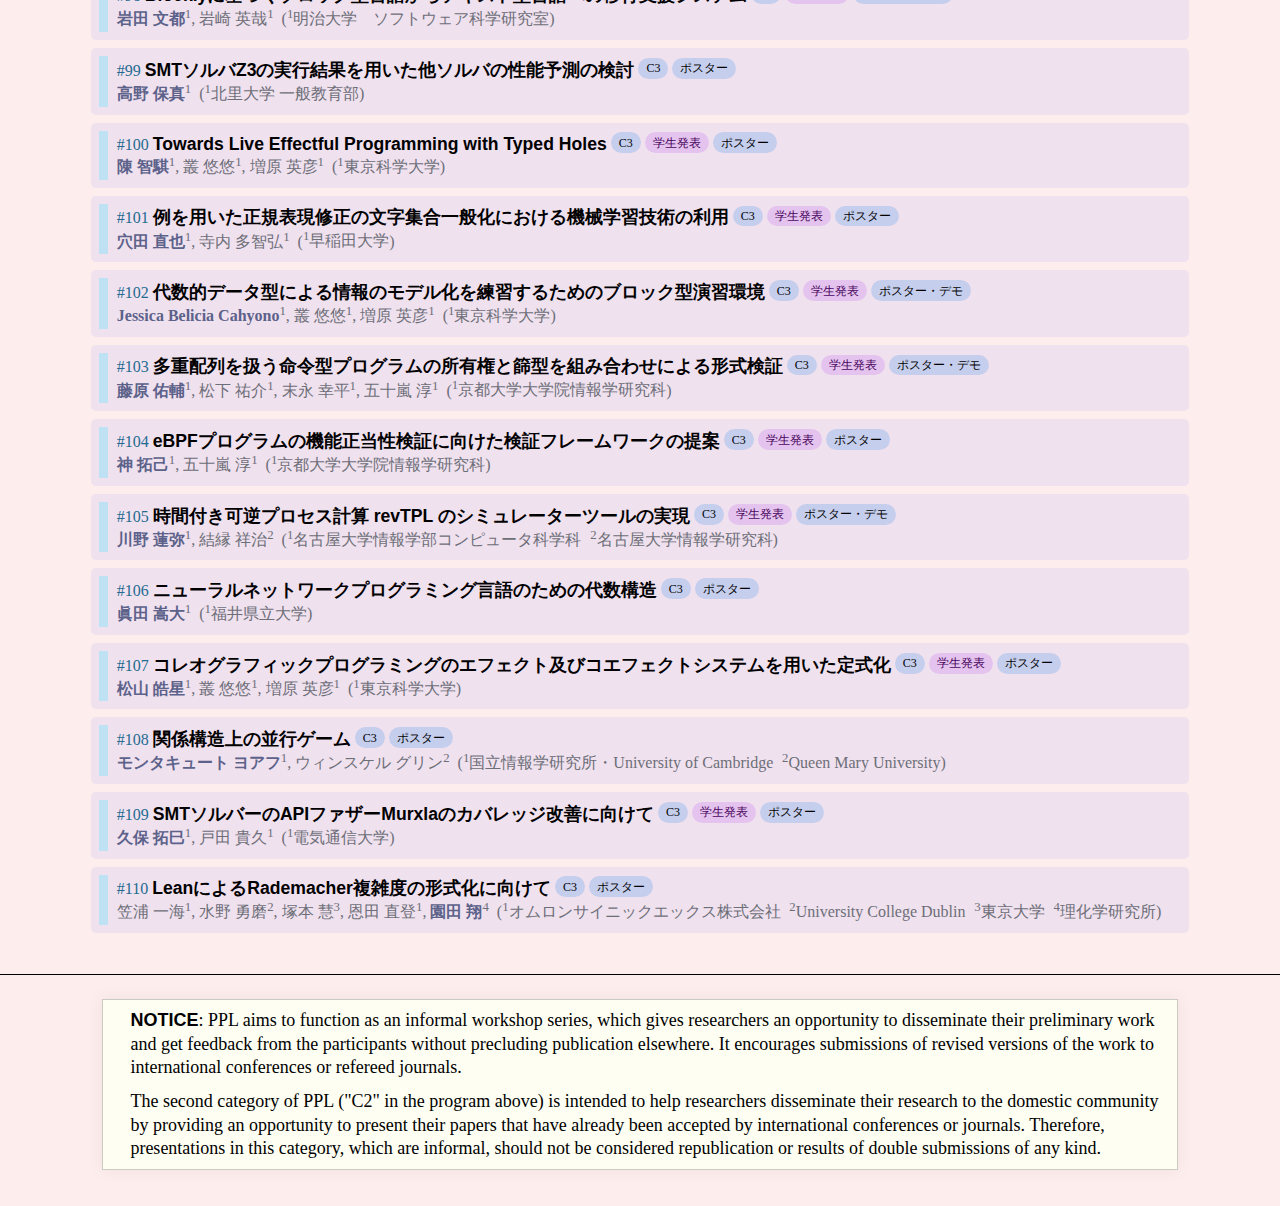
<file: ppl2025/program.html>
<!DOCTYPE HTML PUBLIC "-//W3C//DTD HTML 4.01//EN">

<html lang="ja">

<head>
  <meta http-equiv="Content-Type" content="text/html; charset=utf-8">
  <!-- <link charset="UTF-8" href="./ppl.css" rel="stylesheet" type="text/css" media="screen, tv"> -->
  <link charset="UTF-8" href="./ppl_program.css" rel="stylesheet" type="text/css" media="screen, tv">
  <link charset="UTF-8" href="./ppl_program_print.css" rel="stylesheet" type="text/css" media="print">

  <title>PPL 2025 プログラム</title>
</head>

<body>
  <div id="headline"><img src="jssstppl_logo_hl.png" alt="jssst sig-ppl"></div>

  <ul class="navibar cf">
    <li><a href="./index.html">Top</a></li>
    <li><a href="./invited.html">招待講演</a></li>
    <li><a href="./accepted.html">採択リスト</a></li>
    <li><span class="current">プログラム</span></li>
    <li><a href="./registration.html">参加登録要領</a></li>
    <li><a href="calling.html">募集要項</a></li>
    <li><a href="submission.html">投稿・発表申込要項</a></li>
    <li><a href="./access.html">現地案内</a></li>
    <li><a href="./sponsorship.html">スポンサー募集</a></li>
    <li><a href="./anti-harrasment-policy.html">アンチハラスメントポリシー</a></li>
    <li><a href="organization.html">運営組織</a></li>
    <li><a href="contact.html">お問い合わせ先</a></li>
    <li><a href="series.html">過去のPPL</a></li>
  </ul>

  <h1>第27回プログラミングおよびプログラミング言語ワークショップ（PPL 2025）<br>
    プログラム</h1>

  <ul class="navigation">
    <!-- <li><a href="#first_morning">1日目午前の部</a></li> -->
    <li><a href="#first_afternoon">1日目午後の部</a></li>
    <li><a href="#second_morning">2日目午前の部</a></li>
    <li><a href="#second_afternoon">2日目午後の部</a></li>
    <li><a href="#third_morning">3日目午前の部</a></li>
    <li><a href="#third_afternoon">3日目午後の部</a></li>
    <li><a href="#posters">ポスター・デモ発表一覧</a></li>
  </ul>

  <div class="part0">
    <p>発表時間：
      <span class="cat">C1</span> 25分、
      <span class="cat">C2</span> 15分、
      <span class="cat">C3</span> 60分(+自由討論の時間)、
      <!-- <span class="cat">C4</span> 50分、 -->
      <span class="cat">招待講演</span> 60分　（いずれも質疑応答含む）
    </p>
  </div>

  <div class="part"><div class="part_title" id="first_afternoon">1日目午後の部 (3月5日 13:00–22:00)</div>
<div class="event"><span class="event_title">13:00–13:15 オープニング</span></div>
<div class="event"><span class="event_title">13:15–13:20 スポンサートーク：プラチナスポンサー <a href="https://jobs.st.inc/">STORES 株式会社</a>様</span></div>
<div class="event"><span class="event_title">13:20–14:25 セッション1 言語設計 (座長：田邉裕大)</span><div class="cat1"><span class="title">OCaml Blockly チュートリアルの改良と専用記述言語</span> <span class="cat">C1</span> <span class="is_student">学生発表</span><div class="author"><span class="names"><span class="presenter">田村 優衣</span><span class="affil_num">1</span>, 浅井 健一<span class="affil_num">1</span></span><span class="affiliation"><span class="affil_num">1</span><span class="affil_name">お茶の水女子大学</span></span></div></div><div class="cat2"><span class="title">Algebraic Stepper for Simple Modules</span> <span class="cat">C2</span><div class="author"><span class="names"><span class="presenter">Kenichi Asai</span><span class="affil_num">1</span>, Hinano Akiyama<span class="affil_num">2</span></span><span class="affiliation"><span class="affil_num">1</span><span class="affil_name">Ochanomizu University</span> <span class="affil_num">2</span><span class="affil_name">お茶の水女子大学</span></span></div><span class="paper_source">ACM SIGPLAN Workshop on Partial Evaluation and Program Manipulation (PEPM 2025)</span></div><div class="cat1"><span class="title">並行可逆プログラミング言語Concurrent Janusおよびその処理系</span> <span class="cat">C1</span> <span class="is_student">学生発表</span><div class="author"><span class="names"><span class="presenter">黒田 将弘</span><span class="affil_num">1</span>, 結縁 祥治<span class="affil_num">2</span></span><span class="affiliation"><span class="affil_num">1</span><span class="affil_name">名古屋大学情報学部コンピュータ科学科</span> <span class="affil_num">2</span><span class="affil_name">名古屋大学大学院情報学研究科</span></span></div></div></div>
<div class="event"><span class="event_title">14:25–14:45 休憩</span></div>
<div class="event"><span class="event_title">14:45–16:05 セッション2 正規表現 (座長：中野圭介)</span><div class="cat2"><span class="title">Regular Expressions with Backreferences and Lookaheads Capture NLOG</span> <span class="cat">C2</span><div class="author"><span class="names"><span class="presenter">Yuya Uezato</span><span class="affil_num">1</span></span><span class="affiliation"><span class="affil_num">1</span><span class="affil_name">CyberAgent, Inc.</span></span></div><span class="paper_source">the 51st International Colloquium on Automata, Languages, and Programming (ICALP 2024)</span></div><div class="cat2"><span class="title">Repairing Regex-Dependent String Functions</span> <span class="cat">C2</span><div class="author"><span class="names">Nariyoshi Chida<span class="affil_num">1</span>, <span class="presenter">Tachio Terauchi</span><span class="affil_num">2</span></span><span class="affiliation"><span class="affil_num">1</span><span class="affil_name">NTT Social Informatics Laboratories</span> <span class="affil_num">2</span><span class="affil_name">Waseda University</span></span></div><span class="paper_source">the 39th IEEE/ACM International Conference on Automated Software Engineering (ASE 2024)</span></div><div class="cat1"><span class="title">先読み・後読み付き正規表現における部分文字列マッチングの高速化</span> <span class="cat">C1</span> <span class="is_student">学生発表</span><div class="author"><span class="names"><span class="presenter">富家 功一朗</span><span class="affil_num">1</span>, 寺内 多智弘<span class="affil_num">1</span></span><span class="affiliation"><span class="affil_num">1</span><span class="affil_name">早稲田大学</span></span></div></div><div class="cat1"><span class="title">Efficient Matching of Some Fundamental Regular Expressions with Backreferences</span> <span class="cat">C1</span> <span class="is_student">学生発表</span><div class="author"><span class="names"><span class="presenter">野上 大成</span><span class="affil_num">1</span>, 寺内 多智弘<span class="affil_num">1</span></span><span class="affiliation"><span class="affil_num">1</span><span class="affil_name">早稲田大学</span></span></div></div></div>
<div class="event"><span class="event_title">16:05–16:25 休憩</span></div>
<div class="event"><span class="event_title">16:25–17:15 セッション3 言語処理系1 (座長：八杉昌宏)</span><div class="cat1"><span class="title">4種類の限定継続演算子の抽象機械における継続実行の効率化に向けて</span> <span class="cat">C1</span> <span class="is_student">学生発表</span><div class="author"><span class="names"><span class="presenter">Chiaki Ishio</span><span class="affil_num">1</span>, Kenichi Asai<span class="affil_num">1</span></span><span class="affiliation"><span class="affil_num">1</span><span class="affil_name">Ochanomizu University</span></span></div></div><div class="cat1"><span class="title">単一スタック領域に複数の実行コンテキストを並存させる第一級継続の実装手法の提案</span> <span class="cat">C1</span> <span class="is_student">学生発表</span><div class="author"><span class="names"><span class="presenter">豊田 亮</span><span class="affil_num">1</span>, 小宮 常康<span class="affil_num">1</span>, 岩崎 英哉<span class="affil_num">2</span></span><span class="affiliation"><span class="affil_num">1</span><span class="affil_name">電気通信大学</span> <span class="affil_num">2</span><span class="affil_name">明治大学</span></span></div></div></div>
<div class="event"><span class="event_title">17:15–17:25 休憩</span></div>
<div class="event"><span class="event_title">17:25–18:05 セッション4 SAT・論理プログラミング (座長：寺内多智弘)</span><div class="cat1"><span class="title">A SAT-based Method for Counting All Singleton Attractors in Boolean Networks</span> <span class="cat">C1</span> <span class="is_student">学生発表</span><div class="author"><span class="names"><span class="presenter">Rei Higuchi</span><span class="affil_num">1</span>, Takehide Soh<span class="affil_num">1</span>, Daniel Le Berre<span class="affil_num">2</span>, Morgan Magnin<span class="affil_num">3</span>, Mutsunori Banbara<span class="affil_num">4</span>, Naoyuki Tamura<span class="affil_num">1</span></span><span class="affiliation"><span class="affil_num">1</span><span class="affil_name">Kobe University</span> <span class="affil_num">2</span><span class="affil_name">CRIL-CNRS UMR 8188, Université d'Artois</span> <span class="affil_num">3</span><span class="affil_name">LS2N, UMR 6004</span> <span class="affil_num">4</span><span class="affil_name">Nagoya University</span></span></div></div><div class="cat2"><span class="title">Efficient Inductive Logic Programming Based on Neural Networks</span> <span class="cat">C2</span> <span class="is_student">学生発表</span><div class="author"><span class="names"><span class="presenter">中澤 朋</span><span class="affil_num">1</span>, 大河原 萌子<span class="affil_num">1</span>, 熊澤 努<span class="affil_num">2</span>, 神林 靖<span class="affil_num">3</span>, 滝本 宗宏<span class="affil_num">4</span></span><span class="affiliation"><span class="affil_num">1</span><span class="affil_name">東京理科大学創域理工学研究科情報計算科学専攻</span> <span class="affil_num">2</span><span class="affil_name">山陽小野田市立山口東京理科大学工学部数理情報科学科，株式会社SRA</span> <span class="affil_num">3</span><span class="affil_name">山陽小野田市立山口東京理科大学工学部数理情報科学科</span> <span class="affil_num">4</span><span class="affil_name">東京理科大学創域理工学部情報計算科学科</span></span></div><span class="paper_source">the 11th Annual Conference on Computational Science &amp; Computational Intelligence (CSCI 2024)</span></div></div>
<div class="event"><span class="event_title">18:05–20:00 休憩</span></div>
<div class="event"><span class="event_title">20:00–21:00 セッション5 ポスター・デモ(1) (座長：堀江 倫大)</span><div class="cat3"><p><a href="#pgroup-A">グループA</a></p></div></div>
<div class="event"><span class="event_title">21:00–22:00 自由討論</span></div>
</div>
<div class="part"><div class="part_title" id="second_morning">2日目午前の部 (3月6日 9:00–11:55)</div>
<div class="event"><span class="event_title">9:00–10:20 セッション6 構文解析・オートマトン (座長：紙名哲生)</span><div class="cat1"><span class="title">再構成可能な構文解析器の実装環境</span> <span class="cat">C1</span> <span class="is_student">学生発表</span><div class="author"><span class="names"><span class="presenter">中神 悠太</span><span class="affil_num">1</span>, 中井 央<span class="affil_num">2</span>, 三宮 秀次<span class="affil_num">3</span></span><span class="affiliation"><span class="affil_num">1</span><span class="affil_name">筑波大学理工情報生命学術院システム情報工学研究群</span> <span class="affil_num">2</span><span class="affil_name">筑波大学図書館情報メディア系</span> <span class="affil_num">3</span><span class="affil_name">筑波大学システム情報系</span></span></div></div><div class="cat1"><span class="title">プログラム断片の結合を構文検査するfluent APIのLR文法からの生成</span> <span class="cat">C1</span> <span class="is_student">学生発表</span><div class="author"><span class="names"><span class="presenter">Kohei Nakamichi</span><span class="affil_num">1</span>, Tomoki Nakamaru<span class="affil_num">1</span>, Akimasa Morihata<span class="affil_num">1</span></span><span class="affiliation"><span class="affil_num">1</span><span class="affil_name">The University of Tokyo</span></span></div></div><div class="cat2"><span class="title">Deciding Linear Height and Linear Size-To-Height Increase of Macro Tree Transducers</span> <span class="cat">C2</span><div class="author"><span class="names">Paul Gallot<span class="affil_num">1</span>, Maneth Sebastian<span class="affil_num">1</span>, <span class="presenter">Keisuke Nakano</span><span class="affil_num">2</span>, Charles Peyrat<span class="affil_num">3</span></span><span class="affiliation"><span class="affil_num">1</span><span class="affil_name">Universität Bremen</span> <span class="affil_num">2</span><span class="affil_name">Tohoku University</span> <span class="affil_num">3</span><span class="affil_name">ENS Paris-Saclay</span></span></div><span class="paper_source">the 51st International Colloquium on Automata, Languages, and Programming (ICALP 2024)</span></div><div class="cat2"><span class="title">Hyper Parametric Timed CTL</span> <span class="cat">C2</span><div class="author"><span class="names"><span class="presenter">Masaki Waga</span><span class="affil_num">1</span>, André Étienne<span class="affil_num">2</span></span><span class="affiliation"><span class="affil_num">1</span><span class="affil_name">Kyoto University</span> <span class="affil_num">2</span><span class="affil_name">Université Sorbonne Paris Nord, LIPN, CNRS UMR 7030, F-93430 Villetaneuse, France</span></span></div><span class="paper_source">TCAD, vol. 43, issue 11, 2024, IEEE / the 24th International Conference on Embedded Software (EMSOFT 2024)</span></div></div>
<div class="event"><span class="event_title">10:20–10:40 休憩</span></div>
<div class="event"><span class="event_title">10:40–11:55 セッション7 項書換え・等式論理 (座長：木村大輔)</span><div class="cat1"><span class="title">重なりのある正則項書き換えシステムの合流性条件</span> <span class="cat">C1</span> <span class="is_student">学生発表</span><div class="author"><span class="names"><span class="presenter">伊井 亮祐</span><span class="affil_num">1</span>, 青戸 等人<span class="affil_num">1</span></span><span class="affiliation"><span class="affil_num">1</span><span class="affil_name">新潟大学大学院自然科学研究科</span></span></div></div><div class="cat1"><span class="title">論理制約付き項書き換えシステムにおける制約付き最汎書き換え</span> <span class="cat">C1</span> <span class="is_student">学生発表</span><div class="author"><span class="names"><span class="presenter">高畑 幹汰</span><span class="affil_num">1</span>, Jonas Schöpf<span class="affil_num">2</span>, 西田 直樹<span class="affil_num">3</span>, 青戸 等人<span class="affil_num">1</span></span><span class="affiliation"><span class="affil_num">1</span><span class="affil_name">新潟大学</span> <span class="affil_num">2</span><span class="affil_name">University of Innsbruck</span> <span class="affil_num">3</span><span class="affil_name">名古屋大学</span></span></div></div><div class="cat1"><span class="title">等式論理の帰納的定理証明のための無限の導出木を持つ証明体系EqIDωの提案</span> <span class="cat">C1</span> <span class="is_student">学生発表</span><div class="author"><span class="names"><span class="presenter">嶋貫 凌</span><span class="affil_num">1</span>, 青戸 等人<span class="affil_num">1</span></span><span class="affiliation"><span class="affil_num">1</span><span class="affil_name">新潟大学大学院自然科学研究科</span></span></div></div></div>
</div>
<div class="part"><div class="part_title" id="second_afternoon">2日目午後の部 (3月6日 13:00–22:00)</div>
<div class="event"><span class="event_title">13:00–13:05 スポンサートーク：プラチナスポンサー <a href="https://kxc.inc/">合同会社コトイコンサルタンシー</a>様</span></div>
<div class="event"><span class="event_title">13:05–14:05 セッション8 招待講演(1) (座長：日高宗一郎)</span><div class="cat0"><span class="title">組合せ遷移への招待</span> <span class="cat">招待講演</span><div class="author"><span class="names">伊藤 健洋</span> <span class="affiliation">東北大学</span></div><div class="abstract"><p>組合せ遷移とは，「状態空間上での遷り変り」を数理モデル化し，アルゴリズム理論の観点から計算複雑性を解析する研究である．組合せ遷移の研究枠組が2008年に提唱されて以来，その研究は世界的に広がり，今ではアルゴリズム理論の新しい研究潮流となっている．また近年では，組合せ遷移の概念が理論から産業まで多種多様な分野に現れることもわかってきた．数学の諸分野に現れる研究を組合せ遷移の視点から捉えたり，組合せ遷移問題を解く汎用ソルバーの開発や産業応用に向けた工学的アプローチの研究に取り組んだりと，様々な研究が発表されている．特に日本では，科研費・学術変革領域研究(B)「組合せ遷移の展開に向けた計算機科学・工学・数学によるアプローチの融合」（2020－2022年度）が実施され，組合せ遷移を基軸とした融合研究が活発に行われている．本講演では，組合せ遷移の背景や応用，最近の研究の取組まで幅広く紹介したい．</p></div></div></div>
<div class="event"><span class="event_title">14:05–14:25 休憩</span></div>
<div class="event"><span class="event_title">14:25–15:20 セッション9 型 (座長：内藏理史)</span><div class="cat2"><span class="title">Qurts: Automatic Quantum Uncomputation by Affine Types with Lifetime</span> <span class="cat">C2</span> <span class="is_student">学生発表</span><div class="author"><span class="names"><span class="presenter">Kengo Hirata</span><span class="affil_num">1</span>, Chris Heunen<span class="affil_num">1</span></span><span class="affiliation"><span class="affil_num">1</span><span class="affil_name">University of Edinburgh</span></span></div><span class="paper_source">the 52nd ACM SIGPLAN Symposium on Principles of Programming Languages (POPL 2025)</span></div><div class="cat2"><span class="title">Space-Efficient Polymorphic Gradual Typing, Mostly Parametric</span> <span class="cat">C2</span><div class="author"><span class="names">Atsushi Igarashi<span class="affil_num">1</span>, Shota Ozaki<span class="affil_num">1</span>, Taro Sekiyama<span class="affil_num">2</span>, <span class="presenter">Yudai Tanabe</span><span class="affil_num">3</span></span><span class="affiliation"><span class="affil_num">1</span><span class="affil_name">Kyoto University</span> <span class="affil_num">2</span><span class="affil_name">National Institute of Informatics & SOKENDAI</span> <span class="affil_num">3</span><span class="affil_name">Institute of Science Tokyo</span></span></div><span class="paper_source">the 45th ACM SIGPLAN Conference on Programming Language Design and Implementation (PLDI 2024)</span></div><div class="cat1"><span class="title">Contextual Metaprogramming for Session Types</span> <span class="cat">C1</span> <span class="is_student">学生発表</span><div class="author"><span class="names">Pedro Ângelo<span class="affil_num">1</span>, Atsushi Igarashi<span class="affil_num">2</span>, <span class="presenter">Yuito Murase</span><span class="affil_num">2</span>, Vasco T. Vasconcelos<span class="affil_num">3</span></span><span class="affiliation"><span class="affil_num">1</span><span class="affil_name">LIACC, Universidade do Porto, LASIGE & Faculdade de Ciências, Universidade de Lisboa</span> <span class="affil_num">2</span><span class="affil_name">Kyoto University</span> <span class="affil_num">3</span><span class="affil_name">LASIGE, Faculdade de Ciências da Universidade de Lisboa</span></span></div></div></div>
<div class="event"><span class="event_title">15:20–15:40 休憩</span></div>
<div class="event"><span class="event_title">15:40–16:30 セッション10 言語処理系2 (座長：宋剛秀)</span><div class="cat1"><span class="title">メモリチップ内で動く Java 仮想機械の試作</span> <span class="cat">C1</span> <span class="is_student">学生発表</span><div class="author"><span class="names"><span class="presenter">一野瀬 知輝</span><span class="affil_num">1</span>, 鵜川 始陽<span class="affil_num">1</span></span><span class="affiliation"><span class="affil_num">1</span><span class="affil_name">東京大学情報理工学研究科</span></span></div></div><div class="cat1"><span class="title">ブラウザで実行されるWebアプリケーションのためのJVM</span> <span class="cat">C1</span> <span class="is_student">学生発表</span><div class="author"><span class="names"><span class="presenter">野牧 樹</span><span class="affil_num">1</span>, 中井 央<span class="affil_num">2</span></span><span class="affiliation"><span class="affil_num">1</span><span class="affil_name">筑波大学情報学群情報メディア創成学類</span> <span class="affil_num">2</span><span class="affil_name">筑波大学図書館情報メディア系</span></span></div></div></div>
<div class="event"><span class="event_title">16:30–16:50 休憩</span></div>
<div class="event"><span class="event_title">16:50–17:55 セッション11 エフェクトハンドラ (座長：西田雄気)</span><div class="cat1"><span class="title">Simulating One-Shot Effect Handlers Using Coroutines</span> <span class="cat">C1</span> <span class="is_student">学生発表</span><div class="author"><span class="names"><span class="presenter">小林 賢太朗</span><span class="affil_num">1</span>, 亀山 幸義<span class="affil_num">1</span></span><span class="affiliation"><span class="affil_num">1</span><span class="affil_name">筑波大学</span></span></div></div><div class="cat1"><span class="title">代数的エフェクトおよびハンドラを備えた言語の計算能力に関する型を用いた解析</span> <span class="cat">C1</span> <span class="is_student">学生発表</span><div class="author"><span class="names"><span class="presenter">遠藤 龍之介</span><span class="affil_num">1</span>, 寺内 多智弘<span class="affil_num">1</span></span><span class="affiliation"><span class="affil_num">1</span><span class="affil_name">早稲田大学</span></span></div></div><div class="cat2"><span class="title">Abstracting Effect Systems for Algebraic Effect Handlers</span> <span class="cat">C2</span> <span class="is_student">学生発表</span><div class="author"><span class="names"><span class="presenter">Takuma Yoshioka</span><span class="affil_num">1</span>, Taro Sekiyama<span class="affil_num">2</span>, Atsushi Igarashi<span class="affil_num">1</span></span><span class="affiliation"><span class="affil_num">1</span><span class="affil_name">Kyoto University</span> <span class="affil_num">2</span><span class="affil_name">National Institute of Informatics & SOKENDAI</span></span></div><span class="paper_source">the 29th ACM SIGPLAN International Conference on Functional Programming (ICFP 2024)</span></div></div>
<div class="event"><span class="event_title">17:55–20:00 休憩</span></div>
<div class="event"><span class="event_title">20:00–21:00 セッション12 ポスター・デモ(2) (座長：堀江 倫大)</span><div class="cat3"><p><a href="#pgroup-B">グループB</a></p></div></div>
<div class="event"><span class="event_title">21:00–22:00 自由討論</span></div>
</div>
<div class="part"><div class="part_title" id="third_morning">3日目午前の部 (3月7日 9:00–12:15)</div>
<div class="event"><span class="event_title">9:00–10:05 セッション13 定理証明支援系 (座長：鵜川始陽)</span><div class="cat2"><span class="title">Further Tackling Post Correspondence Problem and Proof Generation</span> <span class="cat">C2</span> <span class="is_student">学生発表</span><div class="author"><span class="names"><span class="presenter">Akihiro Omori</span><span class="affil_num">1</span>, Yasuhiko Minamide<span class="affil_num">1</span></span><span class="affiliation"><span class="affil_num">1</span><span class="affil_name">Institute of Science Tokyo</span></span></div><span class="paper_source">Certified Programs and Proofs (CPP 2025)</span></div><div class="cat1"><span class="title">遅延モナドを用いた一般再帰関数に対する等式変形による検証</span> <span class="cat">C1</span> <span class="is_student">学生発表</span><div class="author"><span class="names"><span class="presenter">Ryuji Kawakami</span><span class="affil_num">1</span>, Jacques Garrigue<span class="affil_num">1</span>, Takahumi Saikawa<span class="affil_num">1</span>, Reynald Affeldt<span class="affil_num">2</span></span><span class="affiliation"><span class="affil_num">1</span><span class="affil_name">Nagoya University</span> <span class="affil_num">2</span><span class="affil_name">National Institute of Advanced Industrial Science and Technology</span></span></div></div><div class="cat1"><span class="title">Toward a Formalization of Secure-Multiparty Computation Stack</span> <span class="cat">C1</span> <span class="is_student">学生発表</span><div class="author"><span class="names"><span class="presenter">Cheng-Hui Weng</span><span class="affil_num">1</span>, Reynald Affeldt<span class="affil_num">2</span>, Jacques Garrigue<span class="affil_num">1</span>, Takafumi Saikawa<span class="affil_num">1</span></span><span class="affiliation"><span class="affil_num">1</span><span class="affil_name">Nagoya University, Grad. School of Mathematics</span> <span class="affil_num">2</span><span class="affil_name">National Institute of Advanced Industrial Science and Technology</span></span></div></div></div>
<div class="event"><span class="event_title">10:05–10:15 休憩</span></div>
<div class="event"><span class="event_title">10:15–11:15 セッション14 ポスター・デモ(3) (座長：堀江 倫大)</span><div class="cat3"><p><a href="#pgroup-C">グループC</a></p></div></div>
<div class="event"><span class="event_title">11:15–12:15 自由討論</span></div>
</div>
<div class="part"><div class="part_title" id="third_afternoon">3日目午後の部 (3月7日 13:00–17:10)</div>
<div class="event"><span class="event_title">13:00–13:05 スポンサートーク：プラチナスポンサー <a href="https://dena.com/jp/">株式会社ディー・エヌ・エー</a>様</span></div>
<div class="event"><span class="event_title">13:05–14:05 セッション15 招待講演(2) (座長：塚田武志)</span><div class="cat0"><span class="title">Hardware Design is Parallel Programming</span> <span class="cat">招待講演</span><div class="author"><span class="names">Jeehoon Kang</span> <span class="affiliation">KAIST</span></div><div class="abstract"><p>Hardware design has long been considered distinct from software programming. In this talk, I will share my experiences challenging this tradition over the past five years, demonstrating how treating hardware design as a form of parallel programming facilitates the design of efficient hardware RTL. We initially showed that designs with structural hazards could be represented by functional programming combinators, such as map and reduce, enabling efficient design similar to that of distributed systems (ASPLOS 2023). We then extended this approach to support designs with data and control hazards (PLDI 2024). We recently generalized this approach to imperative programs, moving beyond the combinator style (submitted). In doing so, we could easily design an efficient 5-stage RISC-V CPU and a 100Gbps network interface card.</p></div></div></div>
<div class="event"><span class="event_title">14:05–14:25 休憩</span></div>
<div class="event"><span class="event_title">14:25–15:25 セッション16 論理・ゲーム (座長：亀山幸義)</span><div class="cat2"><span class="title">Robustness of Epistemic Gossip Protocols Against Data Loss</span> <span class="cat">C2</span> <span class="is_student">学生発表</span><div class="author"><span class="names"><span class="presenter">Yoshikatsu Kobayashi</span><span class="affil_num">1</span>, Koji Hasebe<span class="affil_num">1</span></span><span class="affiliation"><span class="affil_num">1</span><span class="affil_name">Department of Computer Science, University of Tsukuba</span></span></div><span class="paper_source">the 24th International Conference on Autonomous Agents and Multiagent Systems (AAMAS 2025)</span></div><div class="cat2"><span class="title">Winning Strategy Templates for Stochastic Parity Games towards Permissive and Resilient Control</span> <span class="cat">C2</span><div class="author"><span class="names"><span class="presenter">Kittiphon Phalakarn</span><span class="affil_num">1</span>, Sasinee Pruekprasert<span class="affil_num">2</span>, Ichiro Hasuo<span class="affil_num">3</span></span><span class="affiliation"><span class="affil_num">1</span><span class="affil_name">National Institute of Informatics</span> <span class="affil_num">2</span><span class="affil_name">National Institute of Advanced Industrial Science and Technology</span> <span class="affil_num">3</span><span class="affil_name">National Institute of Informatics, The Graduate University for Advanced Studies (SOKENDAI)</span></span></div><span class="paper_source">the 21st International Colloquium on Theoretical Aspects of Computing (ICTAC 2024)</span></div><div class="cat2"><span class="title">Relative Completeness of Incorrectness Separation Logic</span> <span class="cat">C2</span> <span class="is_student">学生発表</span><div class="author"><span class="names"><span class="presenter">Yeonseok Lee</span><span class="affil_num">1</span>, Koji Nakazawa<span class="affil_num">1</span></span><span class="affiliation"><span class="affil_num">1</span><span class="affil_name">Nagoya University</span></span></div><span class="paper_source">the 22nd Asian Symposium on Programming Languages and Systems (APLAS 2024)</span></div><div class="cat2"><span class="title">Automated Quantum Protocol Verification Based on Concurrent Dynamic Quantum Logic</span> <span class="cat">C2</span><div class="author"><span class="names">Canh Minh Do<span class="affil_num">1</span>, <span class="presenter">Tsubasa Takagi</span><span class="affil_num">1</span>, Kazuhiro Ogata<span class="affil_num">1</span></span><span class="affiliation"><span class="affil_num">1</span><span class="affil_name">Japan Advanced Institute of Science and Technology</span></span></div><span class="paper_source">ACM Transactions on Software Engineering and Methodology</span></div></div>
<div class="event"><span class="event_title">15:25–15:45 休憩</span></div>
<div class="event"><span class="event_title">15:45–16:25 セッション17 検証 (座長：Jacques Garrigue)</span><div class="cat1"><span class="title">MN-Core アセンブリ言語の形式検証に向けて</span> <span class="cat">C1</span> <span class="is_student">学生発表</span><div class="author"><span class="names"><span class="presenter">中村 元昭</span><span class="affil_num">1</span>, 佐藤 重幸<span class="affil_num">1</span></span><span class="affiliation"><span class="affil_num">1</span><span class="affil_name">電気通信大学</span></span></div></div><div class="cat2"><span class="title">Perception Contracts for Safety of ML-Enabled Systems</span> <span class="cat">C2</span><div class="author"><span class="names">Angello Astorga<span class="affil_num">1</span>, <span class="presenter">Chiao Hsieh</span><span class="affil_num">2</span>, P. Madhusudan<span class="affil_num">1</span>, Sayan Mitra<span class="affil_num">1</span></span><span class="affiliation"><span class="affil_num">1</span><span class="affil_name">University of Illinois at Urbana-Champaign</span> <span class="affil_num">2</span><span class="affil_name">Kyoto University</span></span></div><span class="paper_source">Object-Oriented Programming, Systems, Languages &amp; Applications 2023 (OOPSLA 2023)</span></div></div>
<div class="event"><span class="event_title">16:25–17:10 クロージング</span></div>
</div>


  <h2 id="posters">ポスター・デモ発表一覧</h2>
  <div class="part">
    <span class="group_name" id="pgroup-A">グループA</span><div class="poster_group"><div class="cat3"><span class="presentation_id">1</span> <span class="title">定理証明支援系 Coq による RANDAO スマートコントラクトの安全性の検証</span> <span class="cat">C3</span> <span class="is_student">学生発表</span> <span class="poster_style ps_both">ポスター・デモ</span><div class="author"><span class="names"><span class="presenter">諸冨 速人</span><span class="affil_num">1</span>, 西田 雄気<span class="affil_num">2</span></span><span class="affiliation"><span class="affil_num">1</span><span class="affil_name">東北大学工学部電気情報物理工学科</span> <span class="affil_num">2</span><span class="affil_name">東北大学大学院情報科学研究科</span></span></div></div><div class="cat3"><span class="presentation_id">2</span> <span class="title">Raspberry Pi上のGPU向けディープラーニング最適化フレームワーク</span> <span class="cat">C3</span> <span class="is_student">学生発表</span> <span class="poster_style ps_poster">ポスター</span><div class="author"><span class="names"><span class="presenter">國吉 健路</span><span class="affil_num">1</span>, 岩崎 英哉<span class="affil_num">2</span></span><span class="affiliation"><span class="affil_num">1</span><span class="affil_name">明治大学大学院理工学研究科</span> <span class="affil_num">2</span><span class="affil_name">明治大学理工学部</span></span></div></div><div class="cat3"><span class="presentation_id">3</span> <span class="title">￢ACの相対的無矛盾性証明のIsabelle/ZFによる形式化</span> <span class="cat">C3</span> <span class="is_student">学生発表</span> <span class="poster_style ps_poster">ポスター</span><div class="author"><span class="names"><span class="presenter">舟根 大喜</span><span class="affil_num">1</span></span><span class="affiliation"><span class="affil_num">1</span><span class="affil_name">東北大学大学院情報科学研究科</span></span></div></div><div class="cat3"><span class="presentation_id">4</span> <span class="title">コード編集に対して安定した構文木のための安定した Token Interpretation</span> <span class="cat">C3</span> <span class="is_student">学生発表</span> <span class="poster_style ps_poster">ポスター</span><div class="author"><span class="names"><span class="presenter">岩田 風多</span><span class="affil_num">1</span>, 山崎 徹郎<span class="affil_num">1</span>, 千葉 滋<span class="affil_num">1</span></span><span class="affiliation"><span class="affil_num">1</span><span class="affil_name">東京大学大学院情報理工学系研究科</span></span></div></div><div class="cat3"><span class="presentation_id">5</span> <span class="title">ライブプログラミング環境Kanonにおけるプログラマの関心事の強調法の提案</span> <span class="cat">C3</span> <span class="is_student">学生発表</span> <span class="poster_style ps_poster">ポスター</span><div class="author"><span class="names"><span class="presenter">林 みなみ</span><span class="affil_num">1</span>, 田邉 裕大<span class="affil_num">1</span>, 増原 英彦<span class="affil_num">1</span></span><span class="affiliation"><span class="affil_num">1</span><span class="affil_name">東京科学大学</span></span></div></div><div class="cat3"><span class="presentation_id">6</span> <span class="title">Lean でのドキュメント・教科書作成ツール</span> <span class="cat">C3</span> <span class="poster_style ps_poster">ポスター</span><div class="author"><span class="names"><span class="presenter">井上 亜星</span><span class="affil_num">1</span></span><span class="affiliation"><span class="affil_num">1</span><span class="affil_name">Proxima Technology</span></span></div></div><div class="cat3"><span class="presentation_id">7</span> <span class="title">テンソル形状検査のためにコード生成時アサーションを行うステージつき言語とそのIdris風表層言語</span> <span class="cat">C3</span> <span class="is_student">学生発表</span> <span class="poster_style ps_both">ポスター・デモ</span><div class="author"><span class="names"><span class="presenter">諏訪 敬之</span><span class="affil_num">1</span>, 五十嵐 淳<span class="affil_num">2</span></span><span class="affiliation"><span class="affil_num">1</span><span class="affil_name">京都大学大学院情報学研究科・Imiron</span> <span class="affil_num">2</span><span class="affil_name">京都大学大学院情報学研究科</span></span></div></div><div class="cat3"><span class="presentation_id">8</span> <span class="title">再帰呼び出しを含む分離論理の部分正当性のための循環証明体系</span> <span class="cat">C3</span> <span class="is_student">学生発表</span> <span class="poster_style ps_poster">ポスター</span><div class="author"><span class="names"><span class="presenter">佐藤 拓海</span><span class="affil_num">1</span>, 中澤 巧爾<span class="affil_num">1</span></span><span class="affiliation"><span class="affil_num">1</span><span class="affil_name">名古屋大学</span></span></div></div><div class="cat3"><span class="presentation_id">9</span> <span class="title">shift/resetを含む関数の篩型を使った内部検証</span> <span class="cat">C3</span> <span class="is_student">学生発表</span> <span class="poster_style ps_poster">ポスター</span><div class="author"><span class="names"><span class="presenter">窪田 唯花</span><span class="affil_num">1</span>, 浅井 健一<span class="affil_num">1</span></span><span class="affiliation"><span class="affil_num">1</span><span class="affil_name">お茶の水女子大学</span></span></div></div><div class="cat3"><span class="presentation_id">10</span> <span class="title">可視化されたデータ構造の編集による対話的プログラム合成手法RefSynの提案</span> <span class="cat">C3</span> <span class="is_student">学生発表</span> <span class="poster_style ps_poster">ポスター</span><div class="author"><span class="names"><span class="presenter">吉尾 拓真</span><span class="affil_num">1</span>, 田邉 裕大<span class="affil_num">1</span>, 増原 英彦<span class="affil_num">1</span></span><span class="affiliation"><span class="affil_num">1</span><span class="affil_name">東京科学大学</span></span></div></div><div class="cat3"><span class="presentation_id">11</span> <span class="title">LMNtalとTamarin Proverを用いたセキュリティプロトコル検証の比較研究</span> <span class="cat">C3</span> <span class="is_student">学生発表</span> <span class="poster_style ps_poster">ポスター</span><div class="author"><span class="names"><span class="presenter">長谷川 咲</span><span class="affil_num">1</span>, 上田 和紀<span class="affil_num">1</span></span><span class="affiliation"><span class="affil_num">1</span><span class="affil_name">早稲田大学</span></span></div></div><div class="cat3"><span class="presentation_id">12</span> <span class="title">Efficient Black-Box Checking with Specification-Guided Abstraction</span> <span class="cat">C3</span> <span class="is_student">学生発表</span> <span class="poster_style ps_poster">ポスター</span><div class="author"><span class="names"><span class="presenter">松本 翼</span><span class="affil_num">1</span>, 渡邉 知樹<span class="affil_num">2</span>, 末永 幸平<span class="affil_num">1</span>, 和賀 正樹<span class="affil_num">1</span></span><span class="affiliation"><span class="affil_num">1</span><span class="affil_name">京都大学</span> <span class="affil_num">2</span><span class="affil_name">総合研究大学院大学</span></span></div></div><div class="cat3"><span class="presentation_id">13</span> <span class="title">測定型量子計算の形式検証</span> <span class="cat">C3</span> <span class="is_student">学生発表</span> <span class="poster_style ps_poster">ポスター</span><div class="author"><span class="names"><span class="presenter">名越 龍一</span><span class="affil_num">1</span></span><span class="affiliation"><span class="affil_num">1</span><span class="affil_name">JAIST</span></span></div></div><div class="cat3"><span class="presentation_id">14</span> <span class="title">Linear Haskell での Rust 流借用の純粋な実現</span> <span class="cat">C3</span> <span class="poster_style ps_poster">ポスター</span><div class="author"><span class="names"><span class="presenter">松下 祐介</span><span class="affil_num">1</span>, 田邉 裕大<span class="affil_num">2</span>, 関山 太朗<span class="affil_num">3</span>, 五十嵐 淳<span class="affil_num">1</span></span><span class="affiliation"><span class="affil_num">1</span><span class="affil_name">京都大学</span> <span class="affil_num">2</span><span class="affil_name">東京科学大学</span> <span class="affil_num">3</span><span class="affil_name">国立情報学研究所</span></span></div></div><div class="cat3"><span class="presentation_id">15</span> <span class="title">関数型言語のためのHyper Hoare Typeにむけて</span> <span class="cat">C3</span> <span class="is_student">学生発表</span> <span class="poster_style ps_poster">ポスター</span><div class="author"><span class="names"><span class="presenter">佐藤 聡太</span><span class="affil_num">1</span>, 松下 祐介<span class="affil_num">1</span>, 末永 幸平<span class="affil_num">1</span>, 五十嵐 淳<span class="affil_num">1</span></span><span class="affiliation"><span class="affil_num">1</span><span class="affil_name">京都大学大学院情報学研究科</span></span></div></div><div class="cat3"><span class="presentation_id">16</span> <span class="title">変数アクセスの挙動を変化させるためのRubyのメタプログラミングの提案</span> <span class="cat">C3</span> <span class="is_student">学生発表</span> <span class="poster_style ps_poster">ポスター</span><div class="author"><span class="names"><span class="presenter">両角 颯</span><span class="affil_num">1</span>, 山崎 徹郎<span class="affil_num">1</span>, 千葉 滋<span class="affil_num">1</span></span><span class="affiliation"><span class="affil_num">1</span><span class="affil_name">東京大学大学院情報理工学系研究科</span></span></div></div><div class="cat3"><span class="presentation_id">17</span> <span class="title">メモリ安全性のためのC++オブジェクトモデルのハイレベルな形式化</span> <span class="cat">C3</span> <span class="is_student">学生発表</span> <span class="poster_style ps_both">ポスター・デモ</span><div class="author"><span class="names"><span class="presenter">中山 崇</span><span class="affil_num">1</span>, 松下 祐介<span class="affil_num">2</span>, 酒寄 健<span class="affil_num">1</span>, 小林 直樹<span class="affil_num">1</span></span><span class="affiliation"><span class="affil_num">1</span><span class="affil_name">東京大学</span> <span class="affil_num">2</span><span class="affil_name">京都大学</span></span></div></div><div class="cat3"><span class="presentation_id">18</span> <span class="title">Extending Rabbit towards verified networked systems with user-defined semantics for system calls</span> <span class="cat">C3</span> <span class="poster_style ps_poster">ポスター</span><div class="author"><span class="names">IGARASHI Atsushi<span class="affil_num">1</span>, ISHIKAWA Yutaka<span class="affil_num">2</span>, <span class="presenter">PARK Sewon</span><span class="affil_num">1</span>, SEKIYAMA Taro<span class="affil_num">2</span></span><span class="affiliation"><span class="affil_num">1</span><span class="affil_name">Kyoto University</span> <span class="affil_num">2</span><span class="affil_name">National Institute of Informatics</span></span></div></div><div class="cat3"><span class="presentation_id">19</span> <span class="title">ポインタの由来に着目したCポインタからRust参照への変換</span> <span class="cat">C3</span> <span class="is_student">学生発表</span> <span class="poster_style ps_both">ポスター・デモ</span><div class="author"><span class="names"><span class="presenter">清水 琢也</span><span class="affil_num">1</span>, 酒寄 健<span class="affil_num">1</span>, 小林 直樹<span class="affil_num">1</span></span><span class="affiliation"><span class="affil_num">1</span><span class="affil_name">東京大学</span></span></div></div><div class="cat3"><span class="presentation_id">20</span> <span class="title">静的型検査を利用したソフトウェアのセマンティックギャップの解消</span> <span class="cat">C3</span> <span class="is_student">学生発表</span> <span class="poster_style ps_poster">ポスター</span><div class="author"><span class="names"><span class="presenter">竹山 祐太郎</span><span class="affil_num">1</span>, 岩崎 英哉<span class="affil_num">2</span></span><span class="affiliation"><span class="affil_num">1</span><span class="affil_name">明治大学大学院理工学研究科</span> <span class="affil_num">2</span><span class="affil_name">明治大学理工学部</span></span></div></div><div class="cat3"><span class="presentation_id">21</span> <span class="title">量子スイッチのための高階プログラミング言語の線形論理による型付け</span> <span class="cat">C3</span> <span class="is_student">学生発表</span> <span class="poster_style ps_poster">ポスター</span><div class="author"><span class="names"><span class="presenter">平田 賢吾</span><span class="affil_num">1</span>, 塚田 武志<span class="affil_num">2</span></span><span class="affiliation"><span class="affil_num">1</span><span class="affil_name">University of Edinburgh</span> <span class="affil_num">2</span><span class="affil_name">千葉大学</span></span></div></div><div class="cat3"><span class="presentation_id">22</span> <span class="title">control/prompt を含む体系における多相な型システムに向けて</span> <span class="cat">C3</span> <span class="is_student">学生発表</span> <span class="poster_style ps_poster">ポスター</span><div class="author"><span class="names"><span class="presenter">朱 光漪</span><span class="affil_num">1</span>, 浅井 健一<span class="affil_num">1</span></span><span class="affiliation"><span class="affil_num">1</span><span class="affil_name">お茶の水女子大学</span></span></div></div><div class="cat3"><span class="presentation_id">23</span> <span class="title">静的プログラム解析によるCRubyにおけるRB_GC_GUARDマクロの過不足検出</span> <span class="cat">C3</span> <span class="is_student">学生発表</span> <span class="poster_style ps_poster">ポスター</span><div class="author"><span class="names"><span class="presenter">謝 志杰</span><span class="affil_num">1</span>, 笹田 耕一<span class="affil_num">2</span>, 増原 英彦<span class="affil_num">1</span>, 遠藤 侑介<span class="affil_num">2</span></span><span class="affiliation"><span class="affil_num">1</span><span class="affil_name">東京科学大学</span> <span class="affil_num">2</span><span class="affil_name">STORES 株式会社</span></span></div></div><div class="cat3"><span class="presentation_id">24</span> <span class="title">格子手術プログラムのためのコンポジショナルな量子ビット割り当て手法</span> <span class="cat">C3</span> <span class="is_student">学生発表</span> <span class="poster_style ps_poster">ポスター</span><div class="author"><span class="names"><span class="presenter">脇坂 遼</span><span class="affil_num">1</span>, 鈴木 泰成<span class="affil_num">2</span></span><span class="affiliation"><span class="affil_num">1</span><span class="affil_name">京都大学大学院情報学研究科</span> <span class="affil_num">2</span><span class="affil_name">日本電信電話　コンピュータ&データサイエンス研究所</span></span></div></div><div class="cat3"><span class="presentation_id">25</span> <span class="title">量子通信プロトコルのデータベース構築</span> <span class="cat">C3</span> <span class="is_student">学生発表</span> <span class="poster_style ps_poster">ポスター</span><div class="author"><span class="names"><span class="presenter">中村 太陽</span><span class="affil_num">1</span></span><span class="affiliation"><span class="affil_num">1</span><span class="affil_name">JAIST</span></span></div></div><div class="cat3"><span class="presentation_id">26</span> <span class="title">双方向変換における１６個のレンズ則の含意関係</span> <span class="cat">C3</span> <span class="is_student">学生発表</span> <span class="poster_style ps_poster">ポスター</span><div class="author"><span class="names"><span class="presenter">長田 和樹</span><span class="affil_num">1</span>, 中野 圭介<span class="affil_num">1</span></span><span class="affiliation"><span class="affil_num">1</span><span class="affil_name">東北大学</span></span></div></div><div class="cat3"><span class="presentation_id">27</span> <span class="title">parametricityを用いたcontrol/promptのCPS変換の正当性の証明</span> <span class="cat">C3</span> <span class="is_student">学生発表</span> <span class="poster_style ps_poster">ポスター</span><div class="author"><span class="names"><span class="presenter">浦中 花菜</span><span class="affil_num">1</span>, 浅井 健一<span class="affil_num">1</span></span><span class="affiliation"><span class="affil_num">1</span><span class="affil_name">お茶の水女子大学</span></span></div></div><div class="cat3"><span class="presentation_id">28</span> <span class="title">Parameter Optimization In Approximate Model Counting</span> <span class="cat">C3</span> <span class="poster_style ps_poster">ポスター</span><div class="author"><span class="names">Jinping Lei<span class="affil_num">1</span>, <span class="presenter">Toru Takisaka</span><span class="affil_num">1</span>, Junqiang Peng<span class="affil_num">1</span>, Mingyu Xiao<span class="affil_num">1</span></span><span class="affiliation"><span class="affil_num">1</span><span class="affil_name">電子科技大学</span></span></div></div><div class="cat3"><span class="presentation_id">29</span> <span class="title">色付き双方向型付けによる型要求フローの定式化</span> <span class="cat">C3</span> <span class="is_student">学生発表</span> <span class="poster_style ps_both">ポスター・デモ</span><div class="author"><span class="names"><span class="presenter">吉岡 拓真</span><span class="affil_num">1</span>, 関山 太朗<span class="affil_num">2</span>, 五十嵐 淳<span class="affil_num">1</span></span><span class="affiliation"><span class="affil_num">1</span><span class="affil_name">京都大学</span> <span class="affil_num">2</span><span class="affil_name">国立情報学研究所</span></span></div></div><div class="cat3"><span class="presentation_id">30</span> <span class="title">プログラミング言語へのユーザレベル修飾子の導入</span> <span class="cat">C3</span> <span class="is_student">学生発表</span> <span class="poster_style ps_poster">ポスター</span><div class="author"><span class="names"><span class="presenter">中神 悠太</span><span class="affil_num">1</span>, 中井 央<span class="affil_num">1</span>, 三宮 秀次<span class="affil_num">1</span></span><span class="affiliation"><span class="affil_num">1</span><span class="affil_name">筑波大学</span></span></div></div><div class="cat3"><span class="presentation_id">31</span> <span class="title">An Attempt of Combining Natural Language Instructions with Traditional Programming</span> <span class="cat">C3</span> <span class="is_student">学生発表</span> <span class="poster_style ps_poster">ポスター</span><div class="author"><span class="names"><span class="presenter">Xie Yugu</span><span class="affil_num">1</span>, Dai Feng<span class="affil_num">1</span>, Yamazaki Tetsuro<span class="affil_num">1</span>, Chiba Shigeru<span class="affil_num">1</span></span><span class="affiliation"><span class="affil_num">1</span><span class="affil_name">The University of Tokyo</span></span></div></div><div class="cat3"><span class="presentation_id">32</span> <span class="title">Applicativeによるグラフィカルモデルの表現と厳密推論に向けた実装</span> <span class="cat">C3</span> <span class="is_student">学生発表</span> <span class="poster_style ps_poster">ポスター</span><div class="author"><span class="names"><span class="presenter">畠山 竜迅</span><span class="affil_num">1</span>, キセリョーヴ オレッグ<span class="affil_num">2</span></span><span class="affiliation"><span class="affil_num">1</span><span class="affil_name">東北大学工学部電気情報物理工学科</span> <span class="affil_num">2</span><span class="affil_name">東北大学大学院情報科学研究科</span></span></div></div><div class="cat3"><span class="presentation_id">33</span> <span class="title">文字列書き換え系における有限導出型の高階への拡張</span> <span class="cat">C3</span> <span class="is_student">学生発表</span> <span class="poster_style ps_poster">ポスター</span><div class="author"><span class="names"><span class="presenter">出山 翔大</span><span class="affil_num">1</span>, 池渕 未来<span class="affil_num">1</span></span><span class="affiliation"><span class="affil_num">1</span><span class="affil_name">京都大学</span></span></div></div><div class="cat3"><span class="presentation_id">34</span> <span class="title">BlueScript VM: 非集約型仮想機械による高速かつ省メモリの言語処理系の試作</span> <span class="cat">C3</span> <span class="is_student">学生発表</span> <span class="poster_style ps_both">ポスター・デモ</span><div class="author"><span class="names"><span class="presenter">望月 文香</span><span class="affil_num">1</span>, 山崎 徹郎<span class="affil_num">1</span>, 千葉 滋<span class="affil_num">1</span></span><span class="affiliation"><span class="affil_num">1</span><span class="affil_name">東京大学</span></span></div></div><div class="cat3"><span class="presentation_id">35</span> <span class="title">Revisiting relational semantics of processes</span> <span class="cat">C3</span> <span class="poster_style ps_poster">ポスター</span><div class="author"><span class="names"><span class="presenter">Niu Yue</span><span class="affil_num">1</span>, 関山 太郎<span class="affil_num">1</span></span><span class="affiliation"><span class="affil_num">1</span><span class="affil_name">National Institute of Informatics</span></span></div></div><div class="cat3"><span class="presentation_id">36</span> <span class="title">ブラウザで実行されるWebアプリケーションのためのJVM</span> <span class="cat">C3</span> <span class="is_student">学生発表</span> <span class="poster_style ps_both">ポスター・デモ</span><div class="author"><span class="names"><span class="presenter">野牧 樹</span><span class="affil_num">1</span>, 中井 央<span class="affil_num">2</span></span><span class="affiliation"><span class="affil_num">1</span><span class="affil_name">筑波大学情報学群情報メディア創成学類</span> <span class="affil_num">2</span><span class="affil_name">筑波大学図書館情報メディア系</span></span></div></div><div class="cat3"><span class="presentation_id">37</span> <span class="title">.gitignoreファイルの実態調査および冗長性の解消手法の提案</span> <span class="cat">C3</span> <span class="is_student">学生発表</span> <span class="poster_style ps_poster">ポスター</span><div class="author"><span class="names"><span class="presenter">坂本 洸亮</span><span class="affil_num">1</span>, 中丸 智貴<span class="affil_num">2</span>, 森畑 明昌<span class="affil_num">2</span></span><span class="affiliation"><span class="affil_num">1</span><span class="affil_name">東京大学 教養学部</span> <span class="affil_num">2</span><span class="affil_name">東京大学大学院 総合文化研究科</span></span></div></div></div>
<span class="group_name" id="pgroup-B">グループB</span><div class="poster_group"><div class="cat3"><span class="presentation_id">38</span> <span class="title">定理証明支援系のためのライブラリ検索システム作成に向けて</span> <span class="cat">C3</span> <span class="is_student">学生発表</span> <span class="poster_style ps_poster">ポスター</span><div class="author"><span class="names"><span class="presenter">瀧本 哲史</span><span class="affil_num">1</span>, 森口 草介<span class="affil_num">1</span>, 渡部 卓雄<span class="affil_num">1</span></span><span class="affiliation"><span class="affil_num">1</span><span class="affil_name">東京科学大学情報理工学院</span></span></div></div><div class="cat3"><span class="presentation_id">39</span> <span class="title">様相μ計算の2つの証明体系TpreとTωの関係</span> <span class="cat">C3</span> <span class="is_student">学生発表</span> <span class="poster_style ps_poster">ポスター</span><div class="author"><span class="names"><span class="presenter">石井 達也</span><span class="affil_num">1</span>, 木村 大輔<span class="affil_num">1</span></span><span class="affiliation"><span class="affil_num">1</span><span class="affil_name">東邦大学大学院</span></span></div></div><div class="cat3"><span class="presentation_id">41</span> <span class="title">複数再開が可能なエフェクトハンドラのJavaScriptのジェネレータによる実装に向けて</span> <span class="cat">C3</span> <span class="is_student">学生発表</span> <span class="poster_style ps_poster">ポスター</span><div class="author"><span class="names"><span class="presenter">武樋 一樹</span><span class="affil_num">1</span>, 山崎 徹郎<span class="affil_num">1</span>, 千葉 滋<span class="affil_num">1</span></span><span class="affiliation"><span class="affil_num">1</span><span class="affil_name">東京大学</span></span></div></div><div class="cat3"><span class="presentation_id">42</span> <span class="title">Towards Context-Sensitive Parser Combinator with Regular Language Optimization</span> <span class="cat">C3</span> <span class="is_student">学生発表</span> <span class="poster_style ps_poster">ポスター</span><div class="author"><span class="names"><span class="presenter">李 張帆</span><span class="affil_num">1</span>, 亀山 幸義<span class="affil_num">1</span></span><span class="affiliation"><span class="affil_num">1</span><span class="affil_name">筑波大学</span></span></div></div><div class="cat3"><span class="presentation_id">43</span> <span class="title">ステージングを用いた統合言語クエリ処理系の高速化</span> <span class="cat">C3</span> <span class="is_student">学生発表</span> <span class="poster_style ps_both">ポスター・デモ</span><div class="author"><span class="names"><span class="presenter">夏井 優太</span><span class="affil_num">1</span>, 亀山 幸義<span class="affil_num">1</span></span><span class="affiliation"><span class="affil_num">1</span><span class="affil_name">筑波大学</span></span></div></div><div class="cat3"><span class="presentation_id">44</span> <span class="title">スマートコントラクトのためのファジングのHoare論理による効率化</span> <span class="cat">C3</span> <span class="is_student">学生発表</span> <span class="poster_style ps_poster">ポスター</span><div class="author"><span class="names"><span class="presenter">大倉 功士</span><span class="affil_num">1</span>, 末永 幸平<span class="affil_num">2</span></span><span class="affiliation"><span class="affil_num">1</span><span class="affil_name">京都大学工学部情報学科</span> <span class="affil_num">2</span><span class="affil_name">京都大学大学院情報学研究科</span></span></div></div><div class="cat3"><span class="presentation_id">45</span> <span class="title">Cerebras CS-2 上のプログラミングを支援する並列スケルトン</span> <span class="cat">C3</span> <span class="is_student">学生発表</span> <span class="poster_style ps_poster">ポスター</span><div class="author"><span class="names"><span class="presenter">若杉 直椰</span><span class="affil_num">1</span>, 岩崎 英哉<span class="affil_num">1</span></span><span class="affiliation"><span class="affil_num">1</span><span class="affil_name">明治大学理工学部</span></span></div></div><div class="cat3"><span class="presentation_id">46</span> <span class="title">非互換な振る舞いの変更に対応した更新タイミングの決定戦略</span> <span class="cat">C3</span> <span class="is_student">学生発表</span> <span class="poster_style ps_poster">ポスター</span><div class="author"><span class="names"><span class="presenter">糟谷 颯希</span><span class="affil_num">1</span>, 田邉 裕大<span class="affil_num">1</span>, 増原 英彦<span class="affil_num">1</span></span><span class="affiliation"><span class="affil_num">1</span><span class="affil_name">東京科学大学</span></span></div></div><div class="cat3"><span class="presentation_id">47</span> <span class="title">モデリング言語LMNtalによる操作的メモリモデルの表現と検証</span> <span class="cat">C3</span> <span class="is_student">学生発表</span> <span class="poster_style ps_poster">ポスター</span><div class="author"><span class="names"><span class="presenter">岡 慶樹</span><span class="affil_num">1</span>, 上田 和紀<span class="affil_num">1</span></span><span class="affiliation"><span class="affil_num">1</span><span class="affil_name">早稲田大学 基幹理工学部 情報理工学科</span></span></div></div><div class="cat3"><span class="presentation_id">48</span> <span class="title">MN-Core アセンブリ言語の形式検証に向けて</span> <span class="cat">C3</span> <span class="is_student">学生発表</span> <span class="poster_style ps_both">ポスター・デモ</span><div class="author"><span class="names"><span class="presenter">中村 元昭</span><span class="affil_num">1</span>, 佐藤 重幸<span class="affil_num">1</span></span><span class="affiliation"><span class="affil_num">1</span><span class="affil_name">電気通信大学</span></span></div></div><div class="cat3"><span class="presentation_id">49</span> <span class="title">背景理論付き解集合プログラミングを用いた配電網問題の解法に向けて</span> <span class="cat">C3</span> <span class="is_student">学生発表</span> <span class="poster_style ps_poster">ポスター</span><div class="author"><span class="names"><span class="presenter">永山 充</span><span class="affil_num">1</span>, 番原 睦則<span class="affil_num">2</span></span><span class="affiliation"><span class="affil_num">1</span><span class="affil_name">名古屋大学 情報学部</span> <span class="affil_num">2</span><span class="affil_name">名古屋大学 大学院情報学研究科</span></span></div></div><div class="cat3"><span class="presentation_id">51</span> <span class="title">プラグインによってプログラミング言語を自由に構成できるシステムの提案</span> <span class="cat">C3</span> <span class="is_student">学生発表</span> <span class="poster_style ps_both">ポスター・デモ</span><div class="author"><span class="names"><span class="presenter">窪寺 瑛太郎</span><span class="affil_num">1</span>, 中神 悠太<span class="affil_num">1</span>, 中井 央<span class="affil_num">1</span></span><span class="affiliation"><span class="affil_num">1</span><span class="affil_name">筑波大学</span></span></div></div><div class="cat3"><span class="presentation_id">52</span> <span class="title">Studying Continuations from an Educational Perspective</span> <span class="cat">C3</span> <span class="poster_style ps_poster">ポスター</span><div class="author"><span class="names"><span class="presenter">Youyou Cong</span><span class="affil_num">1</span>, Filip Strömbäck<span class="affil_num">2</span>, Kazuki Ikemori<span class="affil_num">1</span></span><span class="affiliation"><span class="affil_num">1</span><span class="affil_name">Institute of Science Tokyo</span> <span class="affil_num">2</span><span class="affil_name">Linköping University</span></span></div></div><div class="cat3"><span class="presentation_id">53</span> <span class="title">一般的な組合せ子の停止性と非基礎ループ性</span> <span class="cat">C3</span> <span class="poster_style ps_poster">ポスター</span><div class="author"><span class="names"><span class="presenter">岩見 宗弘</span><span class="affil_num">1</span></span><span class="affiliation"><span class="affil_num">1</span><span class="affil_name">岩手県立大学</span></span></div></div><div class="cat3"><span class="presentation_id">54</span> <span class="title">仮説検定プログラムのための形式検証ツールStatWhy</span> <span class="cat">C3</span> <span class="is_student">学生発表</span> <span class="poster_style ps_both">ポスター・デモ</span><div class="author"><span class="names">川本 裕輔<span class="affil_num">1</span>, <span class="presenter">小林 賢太朗</span><span class="affil_num">2</span>, 末永 幸平<span class="affil_num">3</span></span><span class="affiliation"><span class="affil_num">1</span><span class="affil_name">産業技術総合研究所</span> <span class="affil_num">2</span><span class="affil_name">筑波大学・産業技術総合研究所</span> <span class="affil_num">3</span><span class="affil_name">京都大学</span></span></div></div><div class="cat3"><span class="presentation_id">55</span> <span class="title">セキュリティ束の動的拡張が可能なπ計算の型ベース情報流解析</span> <span class="cat">C3</span> <span class="poster_style ps_poster">ポスター</span><div class="author"><span class="names">織田 幸弘<span class="affil_num">1</span>, <span class="presenter">住井 英二郎</span><span class="affil_num">1</span></span><span class="affiliation"><span class="affil_num">1</span><span class="affil_name">東北大学大学院情報科学研究科</span></span></div></div><div class="cat3"><span class="presentation_id">56</span> <span class="title">MELL proof netsにおける代入表現の再考</span> <span class="cat">C3</span> <span class="is_student">学生発表</span> <span class="poster_style ps_poster">ポスター</span><div class="author"><span class="names"><span class="presenter">田久 健人</span><span class="affil_num">1</span>, 上田 和紀<span class="affil_num">1</span></span><span class="affiliation"><span class="affil_num">1</span><span class="affil_name">早稲田大学</span></span></div></div><div class="cat3"><span class="presentation_id">57</span> <span class="title">No-Go Theorems for Temporal Verification with Coalgebraic Product Constructions</span> <span class="cat">C3</span> <span class="is_student">学生発表</span> <span class="poster_style ps_poster">ポスター</span><div class="author"><span class="names"><span class="presenter">Kazuki Watanabe</span><span class="affil_num">1</span>, Mayuko Kori<span class="affil_num">1</span></span><span class="affiliation"><span class="affil_num">1</span><span class="affil_name">National Institute of Informatics</span></span></div></div><div class="cat3"><span class="presentation_id">58</span> <span class="title">定理証明支援系におけるプロパティベーステストのための網羅的関数生成</span> <span class="cat">C3</span> <span class="is_student">学生発表</span> <span class="poster_style ps_both">ポスター・デモ</span><div class="author"><span class="names"><span class="presenter">野木 知優</span><span class="affil_num">1</span>, 中野 圭介<span class="affil_num">2</span>, 浅田 和之<span class="affil_num">2</span>, 菊池 健太郎<span class="affil_num">2</span>, 佐藤 龍之介<span class="affil_num">1</span></span><span class="affiliation"><span class="affil_num">1</span><span class="affil_name">東北大学情報科学研究科</span> <span class="affil_num">2</span><span class="affil_name">東北大学電気通信研究所</span></span></div></div><div class="cat3"><span class="presentation_id">59</span> <span class="title">Language Server Protocolを用いたライブプログラミング環境Kanonの汎環境化</span> <span class="cat">C3</span> <span class="is_student">学生発表</span> <span class="poster_style ps_poster">ポスター</span><div class="author"><span class="names"><span class="presenter">稲葉 亮太</span><span class="affil_num">1</span>, 増原 英彦<span class="affil_num">1</span>, 田邉 裕大<span class="affil_num">1</span>, 叢 悠悠<span class="affil_num">1</span></span><span class="affiliation"><span class="affil_num">1</span><span class="affil_name">東京科学大学</span></span></div></div><div class="cat3"><span class="presentation_id">60</span> <span class="title">Flat-chaining 形式と sub-chaining 形式のどちらでも呼び出せる fluent interface の生成手法のやり直し</span> <span class="cat">C3</span> <span class="poster_style ps_poster">ポスター</span><div class="author"><span class="names"><span class="presenter">山崎 徹郎</span><span class="affil_num">1</span>, 山隈 由衣<span class="affil_num">1</span>, 千葉 滋<span class="affil_num">1</span></span><span class="affiliation"><span class="affil_num">1</span><span class="affil_name">東京大学</span></span></div></div><div class="cat3"><span class="presentation_id">61</span> <span class="title">組込みデバイスのメモリ保護ユニットを活用したメモリ管理手法に向けた事前評価</span> <span class="cat">C3</span> <span class="is_student">学生発表</span> <span class="poster_style ps_poster">ポスター</span><div class="author"><span class="names"><span class="presenter">鈴木 豪</span><span class="affil_num">1</span>, 渡部 卓雄<span class="affil_num">1</span>, 森口 草介<span class="affil_num">1</span></span><span class="affiliation"><span class="affil_num">1</span><span class="affil_name">東京科学大学</span></span></div></div><div class="cat3"><span class="presentation_id">62</span> <span class="title">仮想ビューに基づく関係データベースの双方向変換</span> <span class="cat">C3</span> <span class="is_student">学生発表</span> <span class="poster_style ps_poster">ポスター</span><div class="author"><span class="names"><span class="presenter">近藤 湧太</span><span class="affil_num">1</span>, 日高 宗一郎<span class="affil_num">1</span></span><span class="affiliation"><span class="affil_num">1</span><span class="affil_name">法政大学 情報科学部</span></span></div></div><div class="cat3"><span class="presentation_id">63</span> <span class="title">Blackbox Fuzzing による .gitignore の解釈の違いの探索</span> <span class="cat">C3</span> <span class="poster_style ps_both">ポスター・デモ</span><div class="author"><span class="names"><span class="presenter">中丸 智貴</span><span class="affil_num">1</span></span><span class="affiliation"><span class="affil_num">1</span><span class="affil_name">東京大学大学院 総合文化研究科</span></span></div></div><div class="cat3"><span class="presentation_id">64</span> <span class="title">マルチグレイン並列化に基づく帰納論理プログラミングの⾼速化</span> <span class="cat">C3</span> <span class="is_student">学生発表</span> <span class="poster_style ps_poster">ポスター</span><div class="author"><span class="names"><span class="presenter">大河原 萌子</span><span class="affil_num">1</span>, 滝本 宗宏<span class="affil_num">2</span></span><span class="affiliation"><span class="affil_num">1</span><span class="affil_name">東京理科大学創域理工学研究科情報計算科学専攻</span> <span class="affil_num">2</span><span class="affil_name">東京理科大学 創域理工学部 情報計算科学科</span></span></div></div><div class="cat3"><span class="presentation_id">65</span> <span class="title">OCamlからEVMバイトコードへのコンパイラ</span> <span class="cat">C3</span> <span class="is_student">学生発表</span> <span class="poster_style ps_poster">ポスター</span><div class="author"><span class="names"><span class="presenter">山下 拓真</span><span class="affil_num">1</span>, 吉岡 拓真<span class="affil_num">2</span>, 池渕 未来<span class="affil_num">1</span>, 今井 宜洋<span class="affil_num">3</span></span><span class="affiliation"><span class="affil_num">1</span><span class="affil_name">株式会社 proof ninja/京都大学</span> <span class="affil_num">2</span><span class="affil_name">京都大学</span> <span class="affil_num">3</span><span class="affil_name">株式会社 proof ninja</span></span></div></div><div class="cat3"><span class="presentation_id">66</span> <span class="title">Algebraic/Scoped effects &amp; handlersの型保存CPS変換</span> <span class="cat">C3</span> <span class="is_student">学生発表</span> <span class="poster_style ps_poster">ポスター</span><div class="author"><span class="names">川添 裕功<span class="affil_num">1</span>, <span class="presenter">谷口 茜</span><span class="affil_num">1</span>, 叢 悠悠<span class="affil_num">1</span>, 増原 英彦<span class="affil_num">1</span></span><span class="affiliation"><span class="affil_num">1</span><span class="affil_name">東京科学大学</span></span></div></div><div class="cat3"><span class="presentation_id">67</span> <span class="title">関数に限定された継続の合成による限定継続の実現の試み</span> <span class="cat">C3</span> <span class="is_student">学生発表</span> <span class="poster_style ps_both">ポスター・デモ</span><div class="author"><span class="names"><span class="presenter">唐渡 巴琉</span><span class="affil_num">1</span>, 上野 雄大<span class="affil_num">2</span></span><span class="affiliation"><span class="affil_num">1</span><span class="affil_name">新潟大学工学部</span> <span class="affil_num">2</span><span class="affil_name">新潟大学自然科学系</span></span></div></div><div class="cat3"><span class="presentation_id">68</span> <span class="title">モナディックなリアクティブシステムの仕様記述におけるReificationの活用に向けて</span> <span class="cat">C3</span> <span class="poster_style ps_both">ポスター・デモ</span><div class="author"><span class="names"><span class="presenter">今井 敬吾</span><span class="affil_num">1</span></span><span class="affiliation"><span class="affil_num">1</span><span class="affil_name">株式会社ディー・エヌ・エー</span></span></div></div><div class="cat3"><span class="presentation_id">69</span> <span class="title">Elaborating Lexical Scoping in Multi-Stage Programming</span> <span class="cat">C3</span> <span class="is_student">学生発表</span> <span class="poster_style ps_poster">ポスター</span><div class="author"><span class="names"><span class="presenter">村瀬 唯斗</span><span class="affil_num">1</span>, 五十嵐 淳<span class="affil_num">1</span></span><span class="affiliation"><span class="affil_num">1</span><span class="affil_name">京都大学</span></span></div></div><div class="cat3"><span class="presentation_id">70</span> <span class="title">RubyにおけるRactorローカルGCにむけて</span> <span class="cat">C3</span> <span class="poster_style ps_poster">ポスター</span><div class="author"><span class="names"><span class="presenter">笹田 耕一</span><span class="affil_num">1</span></span><span class="affiliation"><span class="affil_num">1</span><span class="affil_name">STORES 株式会社</span></span></div></div><div class="cat3"><span class="presentation_id">71</span> <span class="title">DNA計算に関するCoqモジュール開発</span> <span class="cat">C3</span> <span class="is_student">学生発表</span> <span class="poster_style ps_poster">ポスター</span><div class="author"><span class="names"><span class="presenter">早川 銀河</span><span class="affil_num">1</span>, 溝口 佳寛<span class="affil_num">2</span></span><span class="affiliation"><span class="affil_num">1</span><span class="affil_name">九州大学　大学院数理学府</span> <span class="affil_num">2</span><span class="affil_name">九州大学　マス・フォア・インダストリ研究所</span></span></div></div><div class="cat3"><span class="presentation_id">72</span> <span class="title">An Involutory Programming Language</span> <span class="cat">C3</span> <span class="is_student">学生発表</span> <span class="poster_style ps_poster">ポスター</span><div class="author"><span class="names"><span class="presenter">小野寺 宏介</span><span class="affil_num">1</span>, 中野 圭介<span class="affil_num">2</span></span><span class="affiliation"><span class="affil_num">1</span><span class="affil_name">東北大学 工学部 電気情報物理工学科</span> <span class="affil_num">2</span><span class="affil_name">東北大学電気通信研究所</span></span></div></div><div class="cat3"><span class="presentation_id">73</span> <span class="title">Developing probability theory using the Lebesgue integral in Coq</span> <span class="cat">C3</span> <span class="poster_style ps_poster">ポスター</span><div class="author"><span class="names"><span class="presenter">Reynald Affeldt</span><span class="affil_num">1</span>, Alessandro Bruni<span class="affil_num">2</span>, Cyril Cohen<span class="affil_num">3</span>, Pierre Roux<span class="affil_num">4</span>, Takafumi Saikawa<span class="affil_num">5</span></span><span class="affiliation"><span class="affil_num">1</span><span class="affil_name">National Institute of Advanced Industrial Science and Technology (AIST)</span> <span class="affil_num">2</span><span class="affil_name">IT University of Copenhagen</span> <span class="affil_num">3</span><span class="affil_name">Inria, CNRS, ENS de Lyon, Université Claude Bernard Lyon 1, LIP, UMR 5668</span> <span class="affil_num">4</span><span class="affil_name">ONERA/DTIS, Université de Toulouse</span> <span class="affil_num">5</span><span class="affil_name">Nagoya University</span></span></div></div><div class="cat3"><span class="presentation_id">74</span> <span class="title">係数環完備化と貼り合わせ・直交性に基づく線形論理のΣ加群モデルの再構成</span> <span class="cat">C3</span> <span class="is_student">学生発表</span> <span class="poster_style ps_poster">ポスター</span><div class="author"><span class="names"><span class="presenter">伊藤 耀</span><span class="affil_num">1</span>, 浅田 和之<span class="affil_num">2</span></span><span class="affiliation"><span class="affil_num">1</span><span class="affil_name">東北大学情報科学研究科</span> <span class="affil_num">2</span><span class="affil_name">東北大学電気通信研究所</span></span></div></div></div>
<span class="group_name" id="pgroup-C">グループC</span><div class="poster_group"><div class="cat3"><span class="presentation_id">40</span> <span class="title">CPS 計算の線形型による拡張</span> <span class="cat">C3</span> <span class="is_student">学生発表</span> <span class="poster_style ps_poster">ポスター</span><div class="author"><span class="names"><span class="presenter">中村 光希</span><span class="affil_num">1</span>, 関山 太朗<span class="affil_num">2</span>, 五十嵐 淳<span class="affil_num">1</span></span><span class="affiliation"><span class="affil_num">1</span><span class="affil_name">京都大学</span> <span class="affil_num">2</span><span class="affil_name">国立情報学研究所</span></span></div></div><div class="cat3"><span class="presentation_id">75</span> <span class="title">Catamorphismを用いた代数的データ型を含むプログラムの不変条件の自動合成手法</span> <span class="cat">C3</span> <span class="is_student">学生発表</span> <span class="poster_style ps_poster">ポスター</span><div class="author"><span class="names"><span class="presenter">桂 宏行</span><span class="affil_num">1</span>, 小林 直樹<span class="affil_num">1</span>, 酒寄 健<span class="affil_num">1</span>, 佐藤 亮介<span class="affil_num">2</span></span><span class="affiliation"><span class="affil_num">1</span><span class="affil_name">東京大学</span> <span class="affil_num">2</span><span class="affil_name">東京農工大学</span></span></div></div><div class="cat3"><span class="presentation_id">76</span> <span class="title">Toward Static Analysis for Programs with Effect Handlers by Abstracting Abstract Machines</span> <span class="cat">C3</span> <span class="is_student">学生発表</span> <span class="poster_style ps_poster">ポスター</span><div class="author"><span class="names"><span class="presenter">Yudai Urabe</span><span class="affil_num">1</span>, Guannan Wei<span class="affil_num">2</span>, Youyou Cong<span class="affil_num">1</span></span><span class="affiliation"><span class="affil_num">1</span><span class="affil_name">Institute of Science Tokyo</span> <span class="affil_num">2</span><span class="affil_name">INRIA/Tufts University</span></span></div></div><div class="cat3"><span class="presentation_id">77</span> <span class="title">自然言語を用いてプログラム設計を学ぶ対話型学習環境の開発</span> <span class="cat">C3</span> <span class="is_student">学生発表</span> <span class="poster_style ps_poster">ポスター</span><div class="author"><span class="names"><span class="presenter">熊本 航太</span><span class="affil_num">1</span>, 叢 悠悠<span class="affil_num">1</span>, 増原 英彦<span class="affil_num">1</span></span><span class="affiliation"><span class="affil_num">1</span><span class="affil_name">東京科学大学</span></span></div></div><div class="cat3"><span class="presentation_id">78</span> <span class="title">グラフ書換え言語による量子回路の簡単化</span> <span class="cat">C3</span> <span class="is_student">学生発表</span> <span class="poster_style ps_both">ポスター・デモ</span><div class="author"><span class="names"><span class="presenter">鄭 嘉蓉</span><span class="affil_num">1</span>, 上田 和紀<span class="affil_num">1</span></span><span class="affiliation"><span class="affil_num">1</span><span class="affil_name">早稲田大学</span></span></div></div><div class="cat3"><span class="presentation_id">79</span> <span class="title">Elpiを利用したインタプリタ生成コマンドの実装</span> <span class="cat">C3</span> <span class="is_student">学生発表</span> <span class="poster_style ps_both">ポスター・デモ</span><div class="author"><span class="names"><span class="presenter">齋藤 佑貴</span><span class="affil_num">1</span>, 中野 圭介<span class="affil_num">2</span>, 浅田 和之<span class="affil_num">2</span>, 菊池 健太郎<span class="affil_num">2</span></span><span class="affiliation"><span class="affil_num">1</span><span class="affil_name">東北大学大学院情報科学研究科</span> <span class="affil_num">2</span><span class="affil_name">東北大学電気通信研究所</span></span></div></div><div class="cat3"><span class="presentation_id">80</span> <span class="title">An extended analysis of the cause of software regressions in Python and JavaScript</span> <span class="cat">C3</span> <span class="is_student">学生発表</span> <span class="poster_style ps_poster">ポスター</span><div class="author"><span class="names"><span class="presenter">DAI Feng</span><span class="affil_num">1</span>, HU Yuefeng<span class="affil_num">1</span>, Yamazaki Tetsuro<span class="affil_num">1</span>, Chiba Shigeru<span class="affil_num">1</span></span><span class="affiliation"><span class="affil_num">1</span><span class="affil_name">The University of Tokyo</span></span></div></div><div class="cat3"><span class="presentation_id">81</span> <span class="title">重み付き経路順序の一般化を用いた等式の定理自動証明</span> <span class="cat">C3</span> <span class="is_student">学生発表</span> <span class="poster_style ps_poster">ポスター</span><div class="author"><span class="names"><span class="presenter">齊藤 哲平</span><span class="affil_num">1</span>, 廣川 直<span class="affil_num">1</span></span><span class="affiliation"><span class="affil_num">1</span><span class="affil_name">JAIST</span></span></div></div><div class="cat3"><span class="presentation_id">82</span> <span class="title">Isabelle/HOL による差分プライベートな アルゴリズムの安全な実装</span> <span class="cat">C3</span> <span class="is_student">学生発表</span> <span class="poster_style ps_poster">ポスター</span><div class="author"><span class="names"><span class="presenter">松岡 和貴</span><span class="affil_num">1</span>, 南出 靖彦<span class="affil_num">1</span>, 佐藤 哲也<span class="affil_num">1</span></span><span class="affiliation"><span class="affil_num">1</span><span class="affil_name">東京科学大学</span></span></div></div><div class="cat3"><span class="presentation_id">83</span> <span class="title">限定継続の学習支援のための抽象機械に基づく可視化</span> <span class="cat">C3</span> <span class="is_student">学生発表</span> <span class="poster_style ps_poster">ポスター</span><div class="author"><span class="names"><span class="presenter">小西 京香</span><span class="affil_num">1</span>, 叢 悠悠<span class="affil_num">1</span>, 増原 英彦<span class="affil_num">1</span></span><span class="affiliation"><span class="affil_num">1</span><span class="affil_name">東京科学大学</span></span></div></div><div class="cat3"><span class="presentation_id">84</span> <span class="title">動的型推論を行う漸進的型付け言語のコンパイル手法</span> <span class="cat">C3</span> <span class="is_student">学生発表</span> <span class="poster_style ps_poster">ポスター</span><div class="author"><span class="names"><span class="presenter">大志万 優生</span><span class="affil_num">1</span>, 五十嵐 淳<span class="affil_num">1</span></span><span class="affiliation"><span class="affil_num">1</span><span class="affil_name">京都大学</span></span></div></div><div class="cat3"><span class="presentation_id">85</span> <span class="title">到達可能性条件下における始代数の対応</span> <span class="cat">C3</span> <span class="is_student">学生発表</span> <span class="poster_style ps_poster">ポスター</span><div class="author"><span class="names"><span class="presenter">郡 茉友子</span><span class="affil_num">1</span>, 渡邉 知樹<span class="affil_num">1</span>, Jurriaan Rot<span class="affil_num">2</span></span><span class="affiliation"><span class="affil_num">1</span><span class="affil_name">国立情報学研究所</span> <span class="affil_num">2</span><span class="affil_name">Radboud University</span></span></div></div><div class="cat3"><span class="presentation_id">86</span> <span class="title">記号的ミーリオートマトンの能動的学習</span> <span class="cat">C3</span> <span class="is_student">学生発表</span> <span class="poster_style ps_poster">ポスター</span><div class="author"><span class="names"><span class="presenter">入江 堅吾</span><span class="affil_num">1</span>, 和賀 正樹<span class="affil_num">1</span>, 末永 幸平<span class="affil_num">1</span></span><span class="affiliation"><span class="affil_num">1</span><span class="affil_name">京都大学</span></span></div></div><div class="cat3"><span class="presentation_id">87</span> <span class="title">小学生を対象とした少人数制オンラインScratchプログラミングにおける学習要因の調査と提案</span> <span class="cat">C3</span> <span class="poster_style ps_poster">ポスター</span><div class="author"><span class="names">釘本 蓮<span class="affil_num">1</span>, <span class="presenter">岩見 宗弘</span><span class="affil_num">2</span></span><span class="affiliation"><span class="affil_num">1</span><span class="affil_name">菱洋エレクトロ</span> <span class="affil_num">2</span><span class="affil_name">岩手県立大学</span></span></div></div><div class="cat3"><span class="presentation_id">88</span> <span class="title">埋め込み領域特化言語における親言語機能の制限</span> <span class="cat">C3</span> <span class="is_student">学生発表</span> <span class="poster_style ps_poster">ポスター</span><div class="author"><span class="names"><span class="presenter">齋藤 匡</span><span class="affil_num">1</span>, 岩崎 英哉<span class="affil_num">2</span></span><span class="affiliation"><span class="affil_num">1</span><span class="affil_name">電気通信大学 情報理工学研究科</span> <span class="affil_num">2</span><span class="affil_name">明治大学 理工学部</span></span></div></div><div class="cat3"><span class="presentation_id">89</span> <span class="title">Rustにおける不要なクローンを除去する手法の提案および実装</span> <span class="cat">C3</span> <span class="is_student">学生発表</span> <span class="poster_style ps_both">ポスター・デモ</span><div class="author"><span class="names"><span class="presenter">岡本 祐希</span><span class="affil_num">1</span>, 篠埜 功<span class="affil_num">1</span></span><span class="affiliation"><span class="affil_num">1</span><span class="affil_name">芝浦工業大学</span></span></div></div><div class="cat3"><span class="presentation_id">90</span> <span class="title">PLMFAの変種における表現力と決定不可能性の分析</span> <span class="cat">C3</span> <span class="is_student">学生発表</span> <span class="poster_style ps_poster">ポスター</span><div class="author"><span class="names"><span class="presenter">内城 勇太</span><span class="affil_num">1</span>, 寺内 多智弘<span class="affil_num">1</span></span><span class="affiliation"><span class="affil_num">1</span><span class="affil_name">早稲田大学</span></span></div></div><div class="cat3"><span class="presentation_id">91</span> <span class="title">一般化代数的データ型 (GADT) における多相再帰を必要とするプログラムの型推論</span> <span class="cat">C3</span> <span class="is_student">学生発表</span> <span class="poster_style ps_poster">ポスター</span><div class="author"><span class="names"><span class="presenter">川原 知真</span><span class="affil_num">1</span>, 寺内 多智弘<span class="affil_num">1</span></span><span class="affiliation"><span class="affil_num">1</span><span class="affil_name">早稲田大学</span></span></div></div><div class="cat3"><span class="presentation_id">92</span> <span class="title">Adapting Ownership Types for Resource-Safe Algebraic Effect Handling</span> <span class="cat">C3</span> <span class="is_student">学生発表</span> <span class="poster_style ps_poster">ポスター</span><div class="author"><span class="names"><span class="presenter">陳 沛恩</span><span class="affil_num">1</span>, 田邉 裕大<span class="affil_num">1</span>, 叢 悠悠<span class="affil_num">1</span>, 増原 英彦<span class="affil_num">1</span></span><span class="affiliation"><span class="affil_num">1</span><span class="affil_name">東京科学大学</span></span></div></div><div class="cat3"><span class="presentation_id">94</span> <span class="title">メタトレーシングJITコンパイラを用いた多段階計算の高速化への試み</span> <span class="cat">C3</span> <span class="is_student">学生発表</span> <span class="poster_style ps_poster">ポスター</span><div class="author"><span class="names"><span class="presenter">吉村 友成</span><span class="affil_num">1</span>, 田邉 裕大<span class="affil_num">1</span>, 増原 英彦<span class="affil_num">1</span></span><span class="affiliation"><span class="affil_num">1</span><span class="affil_name">東京科学大学</span></span></div></div><div class="cat3"><span class="presentation_id">95</span> <span class="title">Composing tree transducers to eliminate intermediate data structures</span> <span class="cat">C3</span> <span class="is_student">学生発表</span> <span class="poster_style ps_poster">ポスター</span><div class="author"><span class="names"><span class="presenter">Hua Xiu-Heng</span><span class="affil_num">1</span>, 中野 圭介<span class="affil_num">1</span></span><span class="affiliation"><span class="affil_num">1</span><span class="affil_name">東北大学</span></span></div></div><div class="cat3"><span class="presentation_id">96</span> <span class="title">スタック上置換を用いた言語仮想マシンの ライブマイグレーション</span> <span class="cat">C3</span> <span class="is_student">学生発表</span> <span class="poster_style ps_poster">ポスター</span><div class="author"><span class="names"><span class="presenter">田村 来希</span><span class="affil_num">1</span>, 小谷 大祐<span class="affil_num">1</span>, 岡部 寿男<span class="affil_num">1</span></span><span class="affiliation"><span class="affil_num">1</span><span class="affil_name">京都大学</span></span></div></div><div class="cat3"><span class="presentation_id">97</span> <span class="title">Hedged bisimulationの非対称鍵暗号による拡張</span> <span class="cat">C3</span> <span class="is_student">学生発表</span> <span class="poster_style ps_poster">ポスター</span><div class="author"><span class="names"><span class="presenter">続 隼人</span><span class="affil_num">1</span>, 住井 英二郎<span class="affil_num">2</span></span><span class="affiliation"><span class="affil_num">1</span><span class="affil_name">東北大学　工学部　電気情報物理工学科</span> <span class="affil_num">2</span><span class="affil_name">東北大学　大学院　情報科学研究科</span></span></div></div><div class="cat3"><span class="presentation_id">98</span> <span class="title">Blocklyに基づくブロック型言語からテキスト型言語への移行支援システム</span> <span class="cat">C3</span> <span class="is_student">学生発表</span> <span class="poster_style ps_both">ポスター・デモ</span><div class="author"><span class="names"><span class="presenter">岩田 文都</span><span class="affil_num">1</span>, 岩崎 英哉<span class="affil_num">1</span></span><span class="affiliation"><span class="affil_num">1</span><span class="affil_name">明治大学　ソフトウェア科学研究室</span></span></div></div><div class="cat3"><span class="presentation_id">99</span> <span class="title">SMTソルバZ3の実行結果を用いた他ソルバの性能予測の検討</span> <span class="cat">C3</span> <span class="poster_style ps_poster">ポスター</span><div class="author"><span class="names"><span class="presenter">高野 保真</span><span class="affil_num">1</span></span><span class="affiliation"><span class="affil_num">1</span><span class="affil_name">北里大学 一般教育部</span></span></div></div><div class="cat3"><span class="presentation_id">100</span> <span class="title">Towards Live Effectful Programming with Typed Holes</span> <span class="cat">C3</span> <span class="is_student">学生発表</span> <span class="poster_style ps_poster">ポスター</span><div class="author"><span class="names"><span class="presenter">陳 智騏</span><span class="affil_num">1</span>, 叢 悠悠<span class="affil_num">1</span>, 増原 英彦<span class="affil_num">1</span></span><span class="affiliation"><span class="affil_num">1</span><span class="affil_name">東京科学大学</span></span></div></div><div class="cat3"><span class="presentation_id">101</span> <span class="title">例を用いた正規表現修正の文字集合一般化における機械学習技術の利用</span> <span class="cat">C3</span> <span class="is_student">学生発表</span> <span class="poster_style ps_poster">ポスター</span><div class="author"><span class="names"><span class="presenter">穴田 直也</span><span class="affil_num">1</span>, 寺内 多智弘<span class="affil_num">1</span></span><span class="affiliation"><span class="affil_num">1</span><span class="affil_name">早稲田大学</span></span></div></div><div class="cat3"><span class="presentation_id">102</span> <span class="title">代数的データ型による情報のモデル化を練習するためのブロック型演習環境</span> <span class="cat">C3</span> <span class="is_student">学生発表</span> <span class="poster_style ps_both">ポスター・デモ</span><div class="author"><span class="names"><span class="presenter">Jessica Belicia Cahyono</span><span class="affil_num">1</span>, 叢 悠悠<span class="affil_num">1</span>, 増原 英彦<span class="affil_num">1</span></span><span class="affiliation"><span class="affil_num">1</span><span class="affil_name">東京科学大学</span></span></div></div><div class="cat3"><span class="presentation_id">103</span> <span class="title">多重配列を扱う命令型プログラムの所有権と篩型を組み合わせによる形式検証</span> <span class="cat">C3</span> <span class="is_student">学生発表</span> <span class="poster_style ps_both">ポスター・デモ</span><div class="author"><span class="names"><span class="presenter">藤原 佑輔</span><span class="affil_num">1</span>, 松下 祐介<span class="affil_num">1</span>, 末永 幸平<span class="affil_num">1</span>, 五十嵐 淳<span class="affil_num">1</span></span><span class="affiliation"><span class="affil_num">1</span><span class="affil_name">京都大学大学院情報学研究科</span></span></div></div><div class="cat3"><span class="presentation_id">104</span> <span class="title">eBPFプログラムの機能正当性検証に向けた検証フレームワークの提案</span> <span class="cat">C3</span> <span class="is_student">学生発表</span> <span class="poster_style ps_poster">ポスター</span><div class="author"><span class="names"><span class="presenter">神 拓己</span><span class="affil_num">1</span>, 五十嵐 淳<span class="affil_num">1</span></span><span class="affiliation"><span class="affil_num">1</span><span class="affil_name">京都大学大学院情報学研究科</span></span></div></div><div class="cat3"><span class="presentation_id">105</span> <span class="title">時間付き可逆プロセス計算 revTPL のシミュレーターツールの実現</span> <span class="cat">C3</span> <span class="is_student">学生発表</span> <span class="poster_style ps_both">ポスター・デモ</span><div class="author"><span class="names"><span class="presenter">川野 蓮弥</span><span class="affil_num">1</span>, 結縁 祥治<span class="affil_num">2</span></span><span class="affiliation"><span class="affil_num">1</span><span class="affil_name">名古屋大学情報学部コンピュータ科学科</span> <span class="affil_num">2</span><span class="affil_name">名古屋大学情報学研究科</span></span></div></div><div class="cat3"><span class="presentation_id">106</span> <span class="title">ニューラルネットワークプログラミング言語のための代数構造</span> <span class="cat">C3</span> <span class="poster_style ps_poster">ポスター</span><div class="author"><span class="names"><span class="presenter">眞田 嵩大</span><span class="affil_num">1</span></span><span class="affiliation"><span class="affil_num">1</span><span class="affil_name">福井県立大学</span></span></div></div><div class="cat3"><span class="presentation_id">107</span> <span class="title">コレオグラフィックプログラミングのエフェクト及びコエフェクトシステムを用いた定式化</span> <span class="cat">C3</span> <span class="is_student">学生発表</span> <span class="poster_style ps_poster">ポスター</span><div class="author"><span class="names"><span class="presenter">松山 皓星</span><span class="affil_num">1</span>, 叢 悠悠<span class="affil_num">1</span>, 増原 英彦<span class="affil_num">1</span></span><span class="affiliation"><span class="affil_num">1</span><span class="affil_name">東京科学大学</span></span></div></div><div class="cat3"><span class="presentation_id">108</span> <span class="title">関係構造上の並行ゲーム</span> <span class="cat">C3</span> <span class="poster_style ps_poster">ポスター</span><div class="author"><span class="names"><span class="presenter">モンタキュート ヨアフ</span><span class="affil_num">1</span>, ウィンスケル グリン<span class="affil_num">2</span></span><span class="affiliation"><span class="affil_num">1</span><span class="affil_name">国立情報学研究所・University of Cambridge</span> <span class="affil_num">2</span><span class="affil_name">Queen Mary University</span></span></div></div><div class="cat3"><span class="presentation_id">109</span> <span class="title">SMTソルバーのAPIファザーMurxlaのカバレッジ改善に向けて</span> <span class="cat">C3</span> <span class="is_student">学生発表</span> <span class="poster_style ps_poster">ポスター</span><div class="author"><span class="names"><span class="presenter">久保 拓巳</span><span class="affil_num">1</span>, 戸田 貴久<span class="affil_num">1</span></span><span class="affiliation"><span class="affil_num">1</span><span class="affil_name">電気通信大学</span></span></div></div><div class="cat3"><span class="presentation_id">110</span> <span class="title">LeanによるRademacher複雑度の形式化に向けて</span> <span class="cat">C3</span> <span class="poster_style ps_poster">ポスター</span><div class="author"><span class="names">笠浦 一海<span class="affil_num">1</span>, 水野 勇磨<span class="affil_num">2</span>, 塚本 慧<span class="affil_num">3</span>, 恩田 直登<span class="affil_num">1</span>, <span class="presenter">園田 翔</span><span class="affil_num">4</span></span><span class="affiliation"><span class="affil_num">1</span><span class="affil_name">オムロンサイニックエックス株式会社</span> <span class="affil_num">2</span><span class="affil_name">University College Dublin</span> <span class="affil_num">3</span><span class="affil_name">東京大学</span> <span class="affil_num">4</span><span class="affil_name">理化学研究所</span></span></div></div></div>

  </div>

  <hr>

  <div class="notice">
    <p><b>NOTICE</b>: PPL aims to function as an informal workshop
      series, which gives researchers an opportunity to disseminate
      their preliminary work and get feedback from the participants
      without precluding publication elsewhere. It encourages
      submissions of revised versions of the work to international
      conferences or refereed journals.</p>

    <p>The second category of PPL ("C2" in the program above) is
      intended to help researchers disseminate their research to the
      domestic community by providing an opportunity to present their
      papers that have already been accepted by international
      conferences or journals.
      Therefore, presentations in this category, which are informal,
      should not be considered republication or results of double
      submissions of any kind.</p>
  </div>
</body>

</html>
</file>
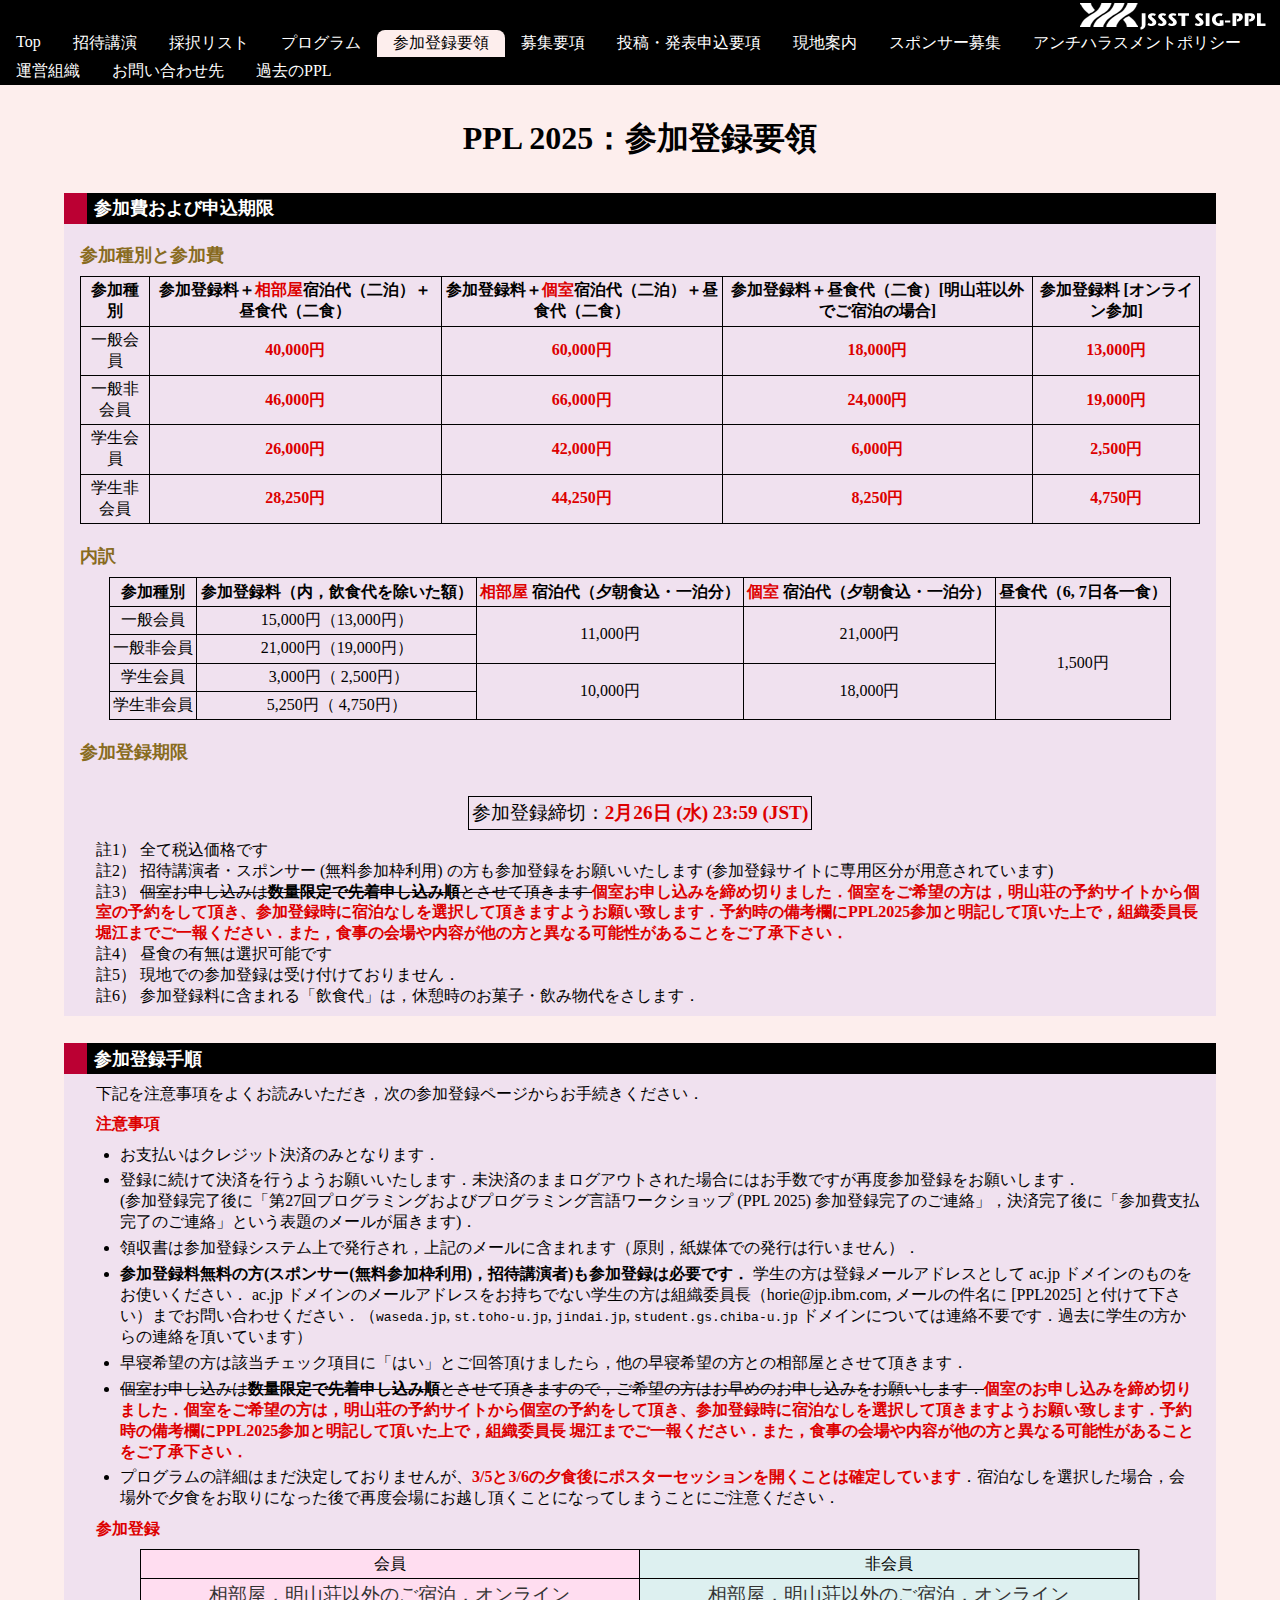
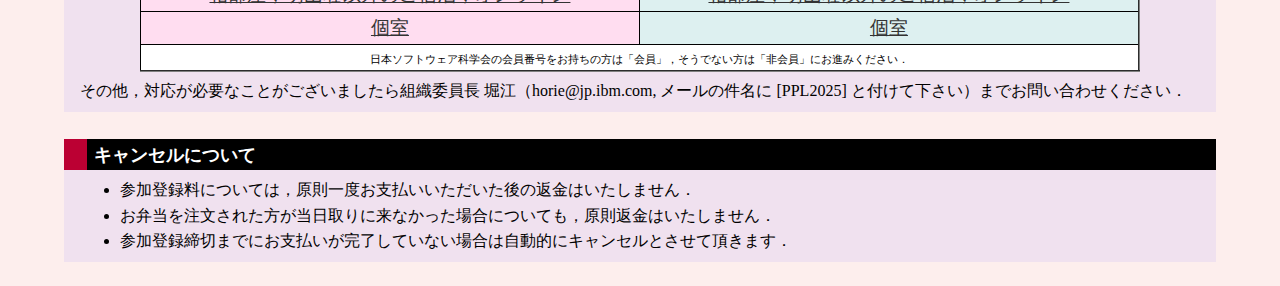
<file: ppl2025/registration.html>
<!DOCTYPE HTML PUBLIC "-//W3C//DTD HTML 4.01//EN">
<html lang="ja">
<head>
<meta http-equiv="Content-Type" content="text/html; charset=UTF-8">
<link charset="UTF-8" href="ppl.css" rel="stylesheet" type="text/css">
<title>参加登録要領 -- PPL 2025</title>
</head>

<body>
<!-- Sync with other pages -->
<div id="headline">
<img src="jssstppl_logo_hl.png" alt="jssst sig-ppl">
</div>
<ul class="navibar cf">
  <li><a href="index.html">Top</a></li>
  <li><a href="invited.html">招待講演</a></li>
  <li><a href="accepted.html">採択リスト</a></li> 
  <li><a href="program.html">プログラム</a></li>
  <li><span class="current">参加登録要領</span></li>
  <li><a href="calling.html">募集要項</a></li>
  <li><a href="submission.html">投稿・発表申込要項</a></li>
  <li><a href="access.html">現地案内</a></li>
  <li><a href="sponsorship.html">スポンサー募集</a></li>
  <li><a href="anti-harrasment-policy.html">アンチハラスメントポリシー</a></li>
  <li><a href="organization.html">運営組織</a></li>
  <li><a href="contact.html">お問い合わせ先</a></li>
  <li><a href="series.html">過去のPPL</a></li>
</ul>

<h1>PPL 2025：参加登録要領</h1>

<!-- <div class="notice shadow"> -->
<!-- </div> -->

<h2>参加費および申込期限</h2>
<div class="section">
  
<h3 style="padding-top:0.5em">参加種別と参加費</h3>
<table border="1" class="charge" summary="参加費">
<thead>
  <tr>
   <th>参加種別</th>
   <th>参加登録料＋<em>相部屋</em>宿泊代（二泊）＋昼食代（二食）</th>
   <th>参加登録料＋<em>個室</em>宿泊代（二泊）＋昼食代（二食）</th>
   <th>参加登録料＋昼食代（二食）[明山荘以外でご宿泊の場合] </th>
   <th>参加登録料 [オンライン参加] </th>
  </tr>
 </thead>
 <tbody>
  <tr>
   <td>一般会員</td>
   <td>
     <em>40,000円</em><br> <!-- (+ 15000 (* 2 11000) (* 3 1500)) -->
   </td>
   <td>
     <em>60,000円</em> <!-- (+ 15000 (* 2 21000) (* 3 1500)) -->
   </td>  
   <td>
     <em>18,000円
   </td>
   <td>
     <em>13,000円
   </td>
  </tr>
  <tr>
   <td>一般非会員</td>
   <td>
     <em>46,000円</em><br> <!-- (+ 21000 (* 2 11000) (* 3 1500)) --> 
   </td>
   <td>
     <em>66,000円</em> <!-- (+ 21000 (* 2 21000) (* 3 1500)) --> 
   </td>
   <td>
     <em>24,000円
   </td>
   <td>
     <em>19,000円
   </td>
  <tr>
   <td>学生会員</td>
   <td>
     <em>26,000円</em><br> <!-- (+ 3000 (* 2 10000) (* 3 1500)) -->
   </td>
   <td>
     <em>42,000円</em> <!-- (+ 3000 (* 2 18000) (* 3 1500)) -->
   </td>
   <td>
     <em>6,000円
   </td>
   <td>
     <em>2,500円
   </td>
  <tr>
   <td>学生非会員</td>
   <td>
     <em>28,250円</em><br> <!-- (+ 5250 (* 2 10000) (* 3 1500)) -->
   </td>
   <td>
     <em>44,250円</em> <!-- (+ 5250 (* 2 18000) (* 3 1500)) -->
   </td>
   <td>
     <em>8,250円
   </td>
   <td>
     <em>4,750円
   </td>
  </tr>
 </tbody>
</table>


<h3 style="padding-top:0.5em">内訳</h3>
<table border="1" class="charge" summary="参加費">
<thead>
  <tr>
   <th>参加種別</th>
   <th>参加登録料（内，飲食代を除いた額）</th>
   <th><em>相部屋</em> 宿泊代（夕朝食込・一泊分）</th>
   <th><em>個室</em> 宿泊代（夕朝食込・一泊分）</th>
   <th>昼食代（6, 7日各一食）</th>
  </tr>
 </thead>
 <tbody>
  <tr>
   <td>一般会員</td>
   <td>15,000円（13,000円）</td>
   <td rowspan="2">11,000円</td>
   <td rowspan="2">21,000円</td>
   </td>
   <td rowspan="4">1,500円</td>
  </tr>
  <tr>
   <td>一般非会員</td>
   <td>21,000円（19,000円）</td>
  </tr>
  <tr>
   <td>学生会員</td>
   <td>&nbsp;3,000円（&nbsp;2,500円）</td>
   <td rowspan="2">10,000円 </td>
   <td rowspan="2">18,000円 </td>
   </td>
  </tr>
  <tr>
   <td>学生非会員</td> 
   </td>
   <td>5,250円（&nbsp;4,750円）</td>
  </tr>
 </tbody>
</table>

<h3 style="padding-top:0.5em">参加登録期限</h3>
<div style="text-align: left;margin-top:2em">
  <table border="1" class="charge" summary="参加費">
    <tr>
    <td>
		<span style="font-size:120%">参加登録締切：<em>2月26日 (水) 23:59 (JST)</em></span><br>
	</td>
    </tr>
  </table>
</div>

<div style="text-align: left;">
  <p>  
    註1） 全て税込価格です <br>
    註2） 招待講演者・スポンサー (無料参加枠利用) の方も参加登録をお願いいたします (参加登録サイトに専用区分が用意されています) <br>
    註3） <s>個室お申し込みは<b>数量限定で先着申し込み順</b>とさせて頂きます </s> <em>個室お申し込みを締め切りました．個室をご希望の方は，明山荘の予約サイトから個室の予約をして頂き、参加登録時に宿泊なしを選択して頂きますようお願い致します．予約時の備考欄にPPL2025参加と明記して頂いた上で，組織委員長 堀江までご一報ください．また，食事の会場や内容が他の方と異なる可能性があることをご了承下さい．</em> <br>
    註4） 昼食の有無は選択可能です <br>
    註5） 現地での参加登録は受け付けておりません．<br>
    註6） 参加登録料に含まれる「飲食代」は，休憩時のお菓子・飲み物代をさします．
  </p>
</div>
</div>



<h2 id="registration">参加登録手順</h2>
<div class="section">
<p>
  下記を注意事項をよくお読みいただき，次の参加登録ページからお手続きください．<br/>
</p>
<p>
  <em>注意事項</em>
</p>
<ul>
  <li>お支払いはクレジット決済のみとなります．</li>
  <li>登録に続けて決済を行うようお願いいたします．未決済のままログアウトされた場合にはお手数ですが再度参加登録をお願いします．<br/>
  (参加登録完了後に「第27回プログラミングおよびプログラミング言語ワークショップ (PPL 2025) 参加登録完了のご連絡」，決済完了後に「参加費支払完了のご連絡」という表題のメールが届きます)．</li>
  <li>領収書は参加登録システム上で発行され，上記のメールに含まれます（原則，紙媒体での発行は行いません）．</li>  
  <li><b>参加登録料無料の方(スポンサー(無料参加枠利用)，招待講演者)も参加登録は必要です．</b>
学生の方は登録メールアドレスとして ac.jp ドメインのものをお使いください．
  ac.jp ドメインのメールアドレスをお持ちでない学生の方は組織委員長（horie@jp.ibm.com, メールの件名に [PPL2025] と付けて下さい）までお問い合わせください．（<span class='email'>waseda.jp</span>, <span class='email'>st.toho-u.jp</span>, <span class='email'>jindai.jp</span>, <span class='email'>student.gs.chiba-u.jp</span>  ドメインについては連絡不要です．過去に学生の方からの連絡を頂いています）
  <li>早寝希望の方は該当チェック項目に「はい」とご回答頂けましたら，他の早寝希望の方との相部屋とさせて頂きます．
  <li><s>個室お申し込みは<b>数量限定で先着申し込み順</b>とさせて頂きますので，ご希望の方はお早めのお申し込みをお願いします．</s><em>個室のお申し込みを締め切りました．個室をご希望の方は，明山荘の予約サイトから個室の予約をして頂き、参加登録時に宿泊なしを選択して頂きますようお願い致します．予約時の備考欄にPPL2025参加と明記して頂いた上で，組織委員長 堀江までご一報ください．また，食事の会場や内容が他の方と異なる可能性があることをご了承下さい．</em>
  <li>プログラムの詳細はまだ決定しておりませんが、<em>3/5と3/6の夕食後にポスターセッションを開くことは確定しています</em>．宿泊なしを選択した場合，会場外で夕食をお取りになった後で再度会場にお越し頂くことになってしまうことにご注意ください．<br>
</ul>


<p>
  <em>参加登録</em>
</p>
<table border="2" width=1000 class="charge" summary="参加費">
 <tr>
    <td bgcolor="#ffddf0">
      会員
    </td>
    <td bgcolor="#ddf0f0">
      非会員
    </td>
  </tr>
  <tr>
    <td bgcolor="#ffddf0">
      <span style="font-size:120%"><a href="https://urldefense.proofpoint.com/v2/url?u=https-3A__asas-2Dsys.jp_seminar_login_c2ee7d392b5ba3938c80d5948561610beb3db5b4&d=DwIGaQ&c=BSDicqBQBDjDI9RkVyTcHQ&r=XJfC0hbBoU3CYe9tRNn8j3vKaPriJ8npSI-dmjlDegs&m=HlQCSTt5IS72luBNV3lJOXFqy8ciasgn9KWlFuApRpbvtw3Ma1I8esZ6JorJPOVa&s=ZtLbQXbIfzZml1Pt_Xp5zdQYdsxpUnyZDGbgzuxv8YI&e=">相部屋，明山荘以外のご宿泊，オンライン</a></span>
    </td>
    <td bgcolor="#ddf0f0">
      <span style="font-size:120%"><a href="https://urldefense.proofpoint.com/v2/url?u=https-3A__asas-2Dsys.jp_seminar_register_c2ee7d392b5ba3938c80d5948561610beb3db5b4&d=DwIGaQ&c=BSDicqBQBDjDI9RkVyTcHQ&r=XJfC0hbBoU3CYe9tRNn8j3vKaPriJ8npSI-dmjlDegs&m=HlQCSTt5IS72luBNV3lJOXFqy8ciasgn9KWlFuApRpbvtw3Ma1I8esZ6JorJPOVa&s=ANwR24t_u8ts2V-Ocy9uiMxQp1p23gm5hQj4vyf-unw&e=">相部屋，明山荘以外のご宿泊，オンライン</a></span>
    </td>
  </tr>
  <tr>
    <td bgcolor="#ffddf0">
      <span style="font-size:120%"><a href="https://urldefense.proofpoint.com/v2/url?u=https-3A__asas-2Dsys.jp_seminar_login_61e52ea388fcf61603dfe6e81cc5e6e4fd32adbd&d=DwIGaQ&c=BSDicqBQBDjDI9RkVyTcHQ&r=XJfC0hbBoU3CYe9tRNn8j3vKaPriJ8npSI-dmjlDegs&m=HlQCSTt5IS72luBNV3lJOXFqy8ciasgn9KWlFuApRpbvtw3Ma1I8esZ6JorJPOVa&s=IrzjZLQO9QsCSBjgPPqINcx0R3nMtxT1iq64YUghAOo&e=">個室</a></span>
    </td>
    <td bgcolor="#ddf0f0">
      <span style="font-size:120%"><a href="https://urldefense.proofpoint.com/v2/url?u=https-3A__asas-2Dsys.jp_seminar_register_61e52ea388fcf61603dfe6e81cc5e6e4fd32adbd&d=DwIGaQ&c=BSDicqBQBDjDI9RkVyTcHQ&r=XJfC0hbBoU3CYe9tRNn8j3vKaPriJ8npSI-dmjlDegs&m=HlQCSTt5IS72luBNV3lJOXFqy8ciasgn9KWlFuApRpbvtw3Ma1I8esZ6JorJPOVa&s=2HA_jPHOi9I28tpd4-nDQc45fKe9f0pENhQS6GXnFE4&e=">個室</a></span>
    </td>
  </tr>
  <tr>
    <td colspan="2" bgcolor="#ffffff">
	<span style="font-size:70%">日本ソフトウェア科学会の会員番号をお持ちの方は「会員」，そうでない方は「非会員」にお進みください．</span><br/>  
    </td>
  </tr>
</table>
その他，対応が必要なことがございましたら組織委員長 堀江（horie@jp.ibm.com, メールの件名に [PPL2025] と付けて下さい）までお問い合わせください．
</div>

<h2>キャンセルについて</h2>
<div class="section">
  <ul>
    <li>参加登録料については，原則一度お支払いいただいた後の返金はいたしません．</li>
    <li>お弁当を注文された方が当日取りに来なかった場合についても，原則返金はいたしません．</li>
    <li>参加登録締切までにお支払いが完了していない場合は自動的にキャンセルとさせて頂きます．</li>
  </ul>
</div>

</body>
</file>
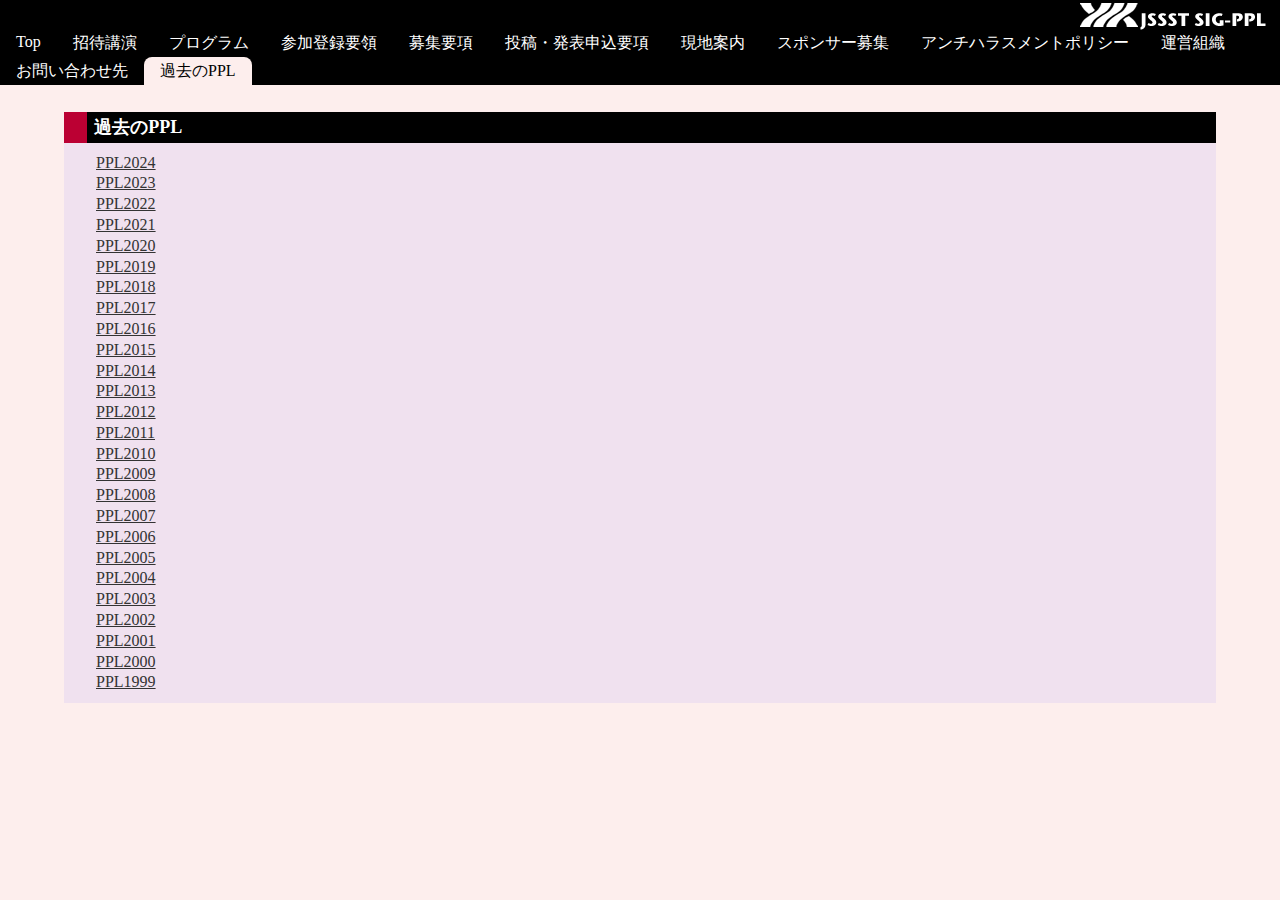
<file: ppl2025/series.html>
<!DOCTYPE HTML PUBLIC "-//W3C//DTD HTML 4.01//EN">
<html lang="ja">
<head>
<meta http-equiv="Content-Type" content="text/html; charset=UTF-8">
<link charset="euc-jp" href="./ppl.css" rel="stylesheet" type="text/css">
<title>過去のPPL</title>
</head>

<body>

	<!-- Sync with other pages (not just copy)-->
	<div id="headline">
		<img src="jssstppl_logo_hl.png" alt="jssst sig-ppl">
	</div>
	<ul class="navibar cf">
		<li><a href="index.html">Top</a></li>
		<li><a href="invited.html">招待講演</a></li>
<!--
		<li><a href="accepted.html">採択リスト</a></li>
-->
		<li><a href="program.html">プログラム</a></li>
		<li><a href="registration.html">参加登録要領</a></li>
                <li><a href="calling.html">募集要項</a></li>
                <li><a href="submission.html">投稿・発表申込要項</a></li>
		<li><a href="access.html">現地案内</a></li>
                <li><a href="sponsorship.html">スポンサー募集</a></li>
<!--    <li><a href="covid19_guideline.html">COVID-19対策</a></li> -->
                <li><a href="anti-harrasment-policy.html">アンチハラスメントポリシー</a></li>
                <li><a href="organization.html">運営組織</a></li>
                <li><a href="contact.html">お問い合わせ先</a></li>
                <li><span class="current">過去のPPL</span></li>
	</ul>
<!-- Sync with other pages over -->

<h2 id="access">過去のPPL</h2>
<div class="section">
    <p>
      <a href="https://jssst-ppl.org/workshop/2024/">PPL2024</a><br>
      <a href="https://jssst-ppl.org/workshop/2023/">PPL2023</a><br>
      <a href="https://jssst-ppl.org/workshop/2022/">PPL2022</a><br>
      <a href="https://jssst-ppl.org/workshop/2021/">PPL2021</a><br>
      <a href="https://jssst-ppl.org/workshop/2020/">PPL2020</a><br>
      <a href="https://jssst-ppl.org/workshop/2019/">PPL2019</a><br>
      <a href="https://jssst-ppl.org/workshop/2018/">PPL2018</a><br>
      <a href="https://jssst-ppl.org/workshop/2017/">PPL2017</a><br>
      <a href="http://ppl.jssst.or.jp/ppl2016/">PPL2016</a><br>
      <a href="http://ppl.jssst.or.jp/ppl2015/">PPL2015</a><br>
      <a href="http://ppl.jssst.or.jp/ppl2014/">PPL2014</a><br>
      <a href="http://ppl.jssst.or.jp/ppl2013/">PPL2013</a><br>
      <a href="http://ppl.jssst.or.jp/ppl2012/">PPL2012</a><br>
      <a href="http://ppl.jssst.or.jp/ppl2011/">PPL2011</a><br>
      <a href="http://ppl.jssst.or.jp/ppl2010/">PPL2010</a><br>
      <a href="http://ppl.jssst.or.jp/ppl2009/">PPL2009</a><br>
      <a href="http://ppl.jssst.or.jp/ppl2008/">PPL2008</a><br>
      <a href="http://ppl.jssst.or.jp/ppl2007/">PPL2007</a><br>
      <a href="http://ppl.jssst.or.jp/ppl2006/">PPL2006</a><br>
      <a href="http://ppl.jssst.or.jp/ppl2005/">PPL2005</a><br>
      <a href="http://ppl.jssst.or.jp/ppl2004/">PPL2004</a><br>
      <a href="http://ppl.jssst.or.jp/ppl2003/">PPL2003</a><br>
      <a href="http://ppl.jssst.or.jp/ppl2002/">PPL2002</a><br>
      <a href="http://ppl.jssst.or.jp/ppl2001/">PPL2001</a><br>
      <a href="http://ppl.jssst.or.jp/ppl2000/">PPL2000</a><br>
      <a href="http://ppl.jssst.or.jp/ppl1999/">PPL1999</a><br>
    </p>
 </div>


</body>
</html>
</file>
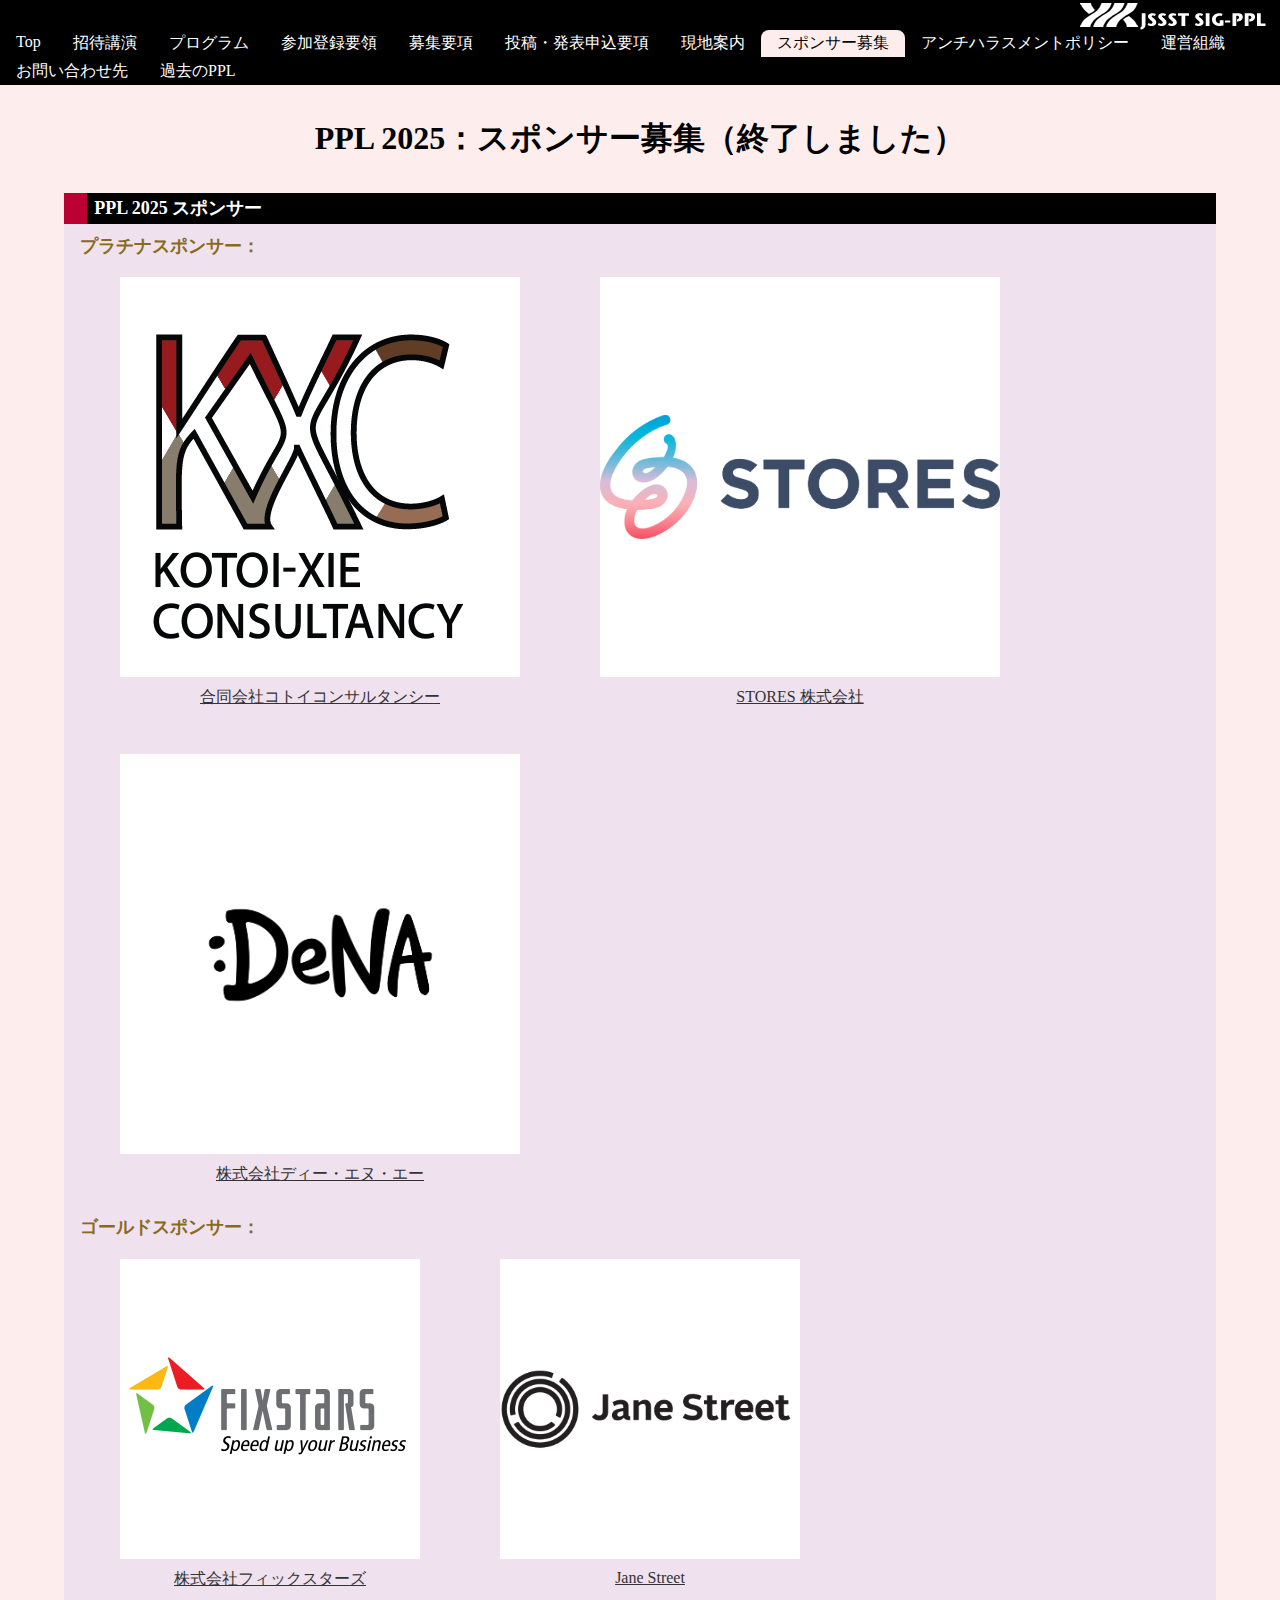
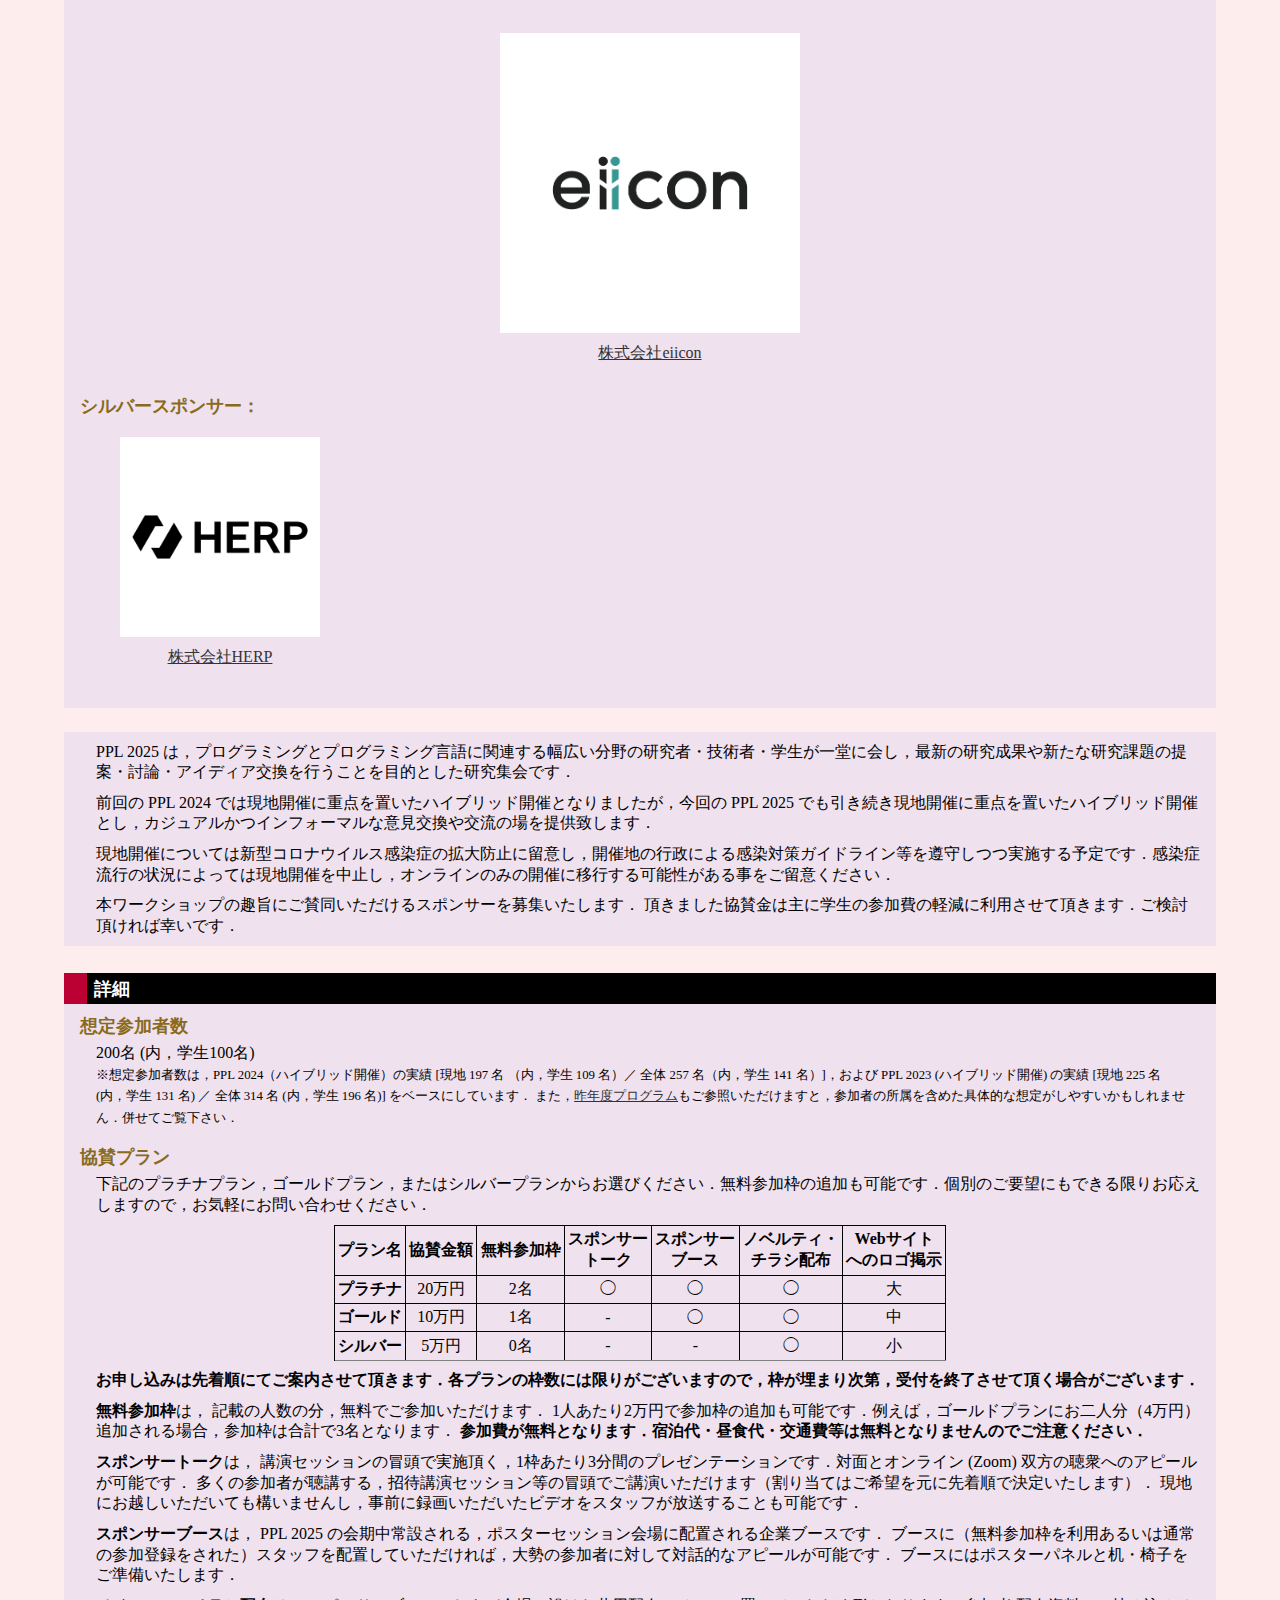
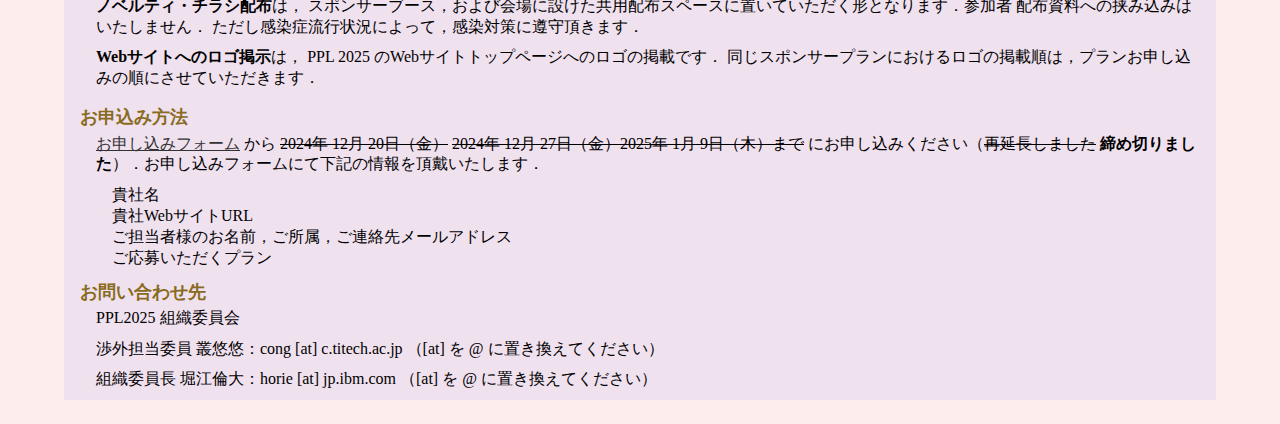
<file: ppl2025/sponsorship.html>
<!DOCTYPE HTML PUBLIC "-//W3C//DTD HTML 4.01//EN">
<html lang="ja">
<head>
<meta http-equiv="Content-Type" content="text/html; charset=UTF-8">
<link charset="euc-jp" href="./ppl.css?20221117" rel="stylesheet" type="text/css">
<title>スポンサー募集 -- PPL 2025</title>
</head>

<body>
  
    <!-- Sync with other pages (not just copy)-->
    <div id="headline">
		<img src="jssstppl_logo_hl.png" alt="jssst sig-ppl">
    </div>
    <ul class="navibar cf">
      <li><a href="index.html">Top</a></li>
      <li><a href="invited.html">招待講演</a></li>
<!--
      <li><a href="accepted.html">採択リスト</a></li>
-->
      <li><a href="program.html">プログラム</a></li>
      <li><a href="registration.html">参加登録要領</a></li>
      <li><a href="calling.html">募集要項</a></li>
      <li><a href="submission">投稿・発表申込要項</a></li>
      <li><a href="access.html">現地案内</a></li>
      <li><span class="current">スポンサー募集</span></li>
<!--  <li><a href="covid19_guideline.html">COVID-19対策</a></li> -->
      <li><a href="anti-harrasment-policy.html">アンチハラスメントポリシー</a></li>
      <li><a href="organization.html">運営組織</a></li>
      <li><a href="contact.html">お問い合わせ先</a></li>
      <li><a href="series.html">過去のPPL</a></li>
    </ul>
    <!-- Sync with other pages over -->


<h1>PPL 2025：スポンサー募集（終了しました）</h1>


  <h2 id="sponsors">PPL 2025 スポンサー</h2>
  <div class="section">
    <div class="cf">
      <h3>プラチナスポンサー：</h3>
      <figure class="sponsor">
        <a href="https://kxc.inc">
          <div class="platinum">
            <img src="sponsorship-files/kotoi.png">
          </div>
          <figcaption>合同会社コトイコンサルタンシー</figcaption>
        </a>
      </figure>
      <figure class="sponsor">
        <a href="https://jobs.st.inc/">
          <div class="platinum">
            <img src="sponsorship-files/stores.png">
          </div>
          <figcaption>STORES 株式会社</figcaption>
        </a>
      </figure>
      <figure class="sponsor">
        <a href="https://dena.com/jp/">
          <div class="platinum">
            <img src="sponsorship-files/dena.png">
          </div>
          <figcaption>株式会社ディー・エヌ・エー</figcaption>
        </a>
      </figure>
    </div>
    <div class="cf">
      <h3>ゴールドスポンサー：</h3>
      <figure class="sponsor">
        <a href="https://www.fixstars.com/ja">
          <div class="gold">
            <img src="sponsorship-files/fixstars.png">
          </div>
          <figcaption>株式会社フィックスターズ</figcaption>
        </a>
      </figure>
      <figure class="sponsor">
        <a href="https://www.janestreet.com/">
          <div class="gold">
            <img src="sponsorship-files/janestreet.png">
          </div>
          <figcaption>Jane Street</figcaption>
        </a>
      </figure>
      <figure class="sponsor">
        <a href="https://corp.eiicon.net/">
          <div class="gold">
            <img src="sponsorship-files/eiicon.png">
          </div>
          <figcaption>株式会社eiicon</figcaption>
        </a>
      </figure>
    </div>
    <div class="cf">
      <h3>シルバースポンサー：</h3>
      <figure class="sponsor">
        <a href="https://herp.co.jp/">
          <div class="silver">
            <img src="sponsorship-files/herp.png">
          </div>
          <figcaption>株式会社HERP</figcaption>
        </a>
      </figure>
    </div>
  </div>



<div class="section">
<p>
PPL 2025 は，プログラミングとプログラミング言語に関連する幅広い分野の研究者・技術者・学生が一堂に会し，最新の研究成果や新たな研究課題の提案・討論・アイディア交換を行うことを目的とした研究集会です．
</p>

<p>
前回の PPL 2024 では現地開催に重点を置いたハイブリッド開催となりましたが，今回の PPL 2025 でも引き続き現地開催に重点を置いたハイブリッド開催とし，カジュアルかつインフォーマルな意見交換や交流の場を提供致します．
</p>

<p>
現地開催については新型コロナウイルス感染症の拡大防止に留意し，開催地の行政による感染対策ガイドライン等を遵守しつつ実施する予定です．感染症流行の状況によっては現地開催を中止し，オンラインのみの開催に移行する可能性がある事をご留意ください．
</p>
<p>
本ワークショップの趣旨にご賛同いただけるスポンサーを募集いたします．
頂きました協賛金は主に学生の参加費の軽減に利用させて頂きます．ご検討頂ければ幸いです．
</p>
</div>


<h2 id="">詳細</h2>
<div class="section">
<h3>想定参加者数</h3>
<p>
200名 (内，学生100名)
<br>
<span style="font-size:80%;">
※想定参加者数は，PPL 2024（ハイブリッド開催）の実績 [現地 197 名 （内，学生 109 名）／ 全体 257 名（内，学生 141 名）]，および
PPL 2023 (ハイブリッド開催) の実績 [現地 225 名　(内，学生 131 名) ／ 全体 314 名 (内，学生 196 名)] をベースにしています．
また，<a href="https://jssst-ppl.org/workshop/2024/program.html">昨年度プログラム</a>もご参照いただけますと，参加者の所属を含めた具体的な想定がしやすいかもしれません．併せてご覧下さい．
</span></p>

<h3>協賛プラン</h3>
<p>
下記のプラチナプラン，ゴールドプラン，またはシルバープランからお選びください．無料参加枠の追加も可能です．個別のご要望にもできる限りお応えしますので，お気軽にお問い合わせください．
</p>
<table border="1" class="charge" summary="参加費">
 <thead>
  <tr>
   <th>プラン名     </th>
<!--
   <th>募集枠数<br>（先着順）</th>
-->
   <th>協賛金額</th>
   <th>無料参加枠</th>
   <th>スポンサー<br>トーク</th>
   <th>スポンサー<br>ブース</th>
   <th>ノベルティ・<br>チラシ配布</th>
   <th>Webサイト<br>へのロゴ掲示</th>
<!--
   <th></th>
   <th>2口目以降</th>
-->
  </tr>
 </thead>
 <tbody>
  <tr>
   <td><b>プラチナ</b></td>
   <td>20万円</td>
<!--
   <td>2</td>
   <td></td>
-->
   <td>2名</td>
   <td>◯</td>
   <td>◯</td>
   <td>◯</td>
   <td>大</td>
  </tr>
  <tr>
   <td><b>ゴールド</b></td>
   <td>10万円</td>
<!--
   <td>6</td>
   <td></td>
-->
   <td>1名</td>
   <td>-</td>
   <td>◯</td>
   <td>◯</td>
   <td>中</td>
  </tr>
  <tr>
   <td><b>シルバー</b></td>
   <td>5万円</td>
<!--
   <td>制限なし</td>
   <td></td>
-->
   <td>0名</td>
   <td>-</td>
   <td>-</td>
   <td>◯</td>
   <td>小</td>
  </tr>
<!--
  <tr>
   <td></td>
   <td></td>
   <td></td>
   <td></td>
   <td></td>
   <td></td>
   <td></td>
   <td></td>
  </tr>
-->
  <tr>
<!--
   <td>無料参加枠追加 (2万円)</td>
-->
<!--
   <td>制限なし</td>
   <td></td>
-->
<!--
   <td>1名</td>
   <td>-</td>
   <td>-</td>
   <td>-</td>
   <td>掲載順に影響</td>
-->
  </tr>
 </tbody>
</table>
<p>
<strong>お申し込みは先着順にてご案内させて頂きます．各プランの枠数には限りがございますので，枠が埋まり次第，受付を終了させて頂く場合がございます．</strong>
</p>
<p>
<strong>無料参加枠</strong>は，
記載の人数の分，無料でご参加いただけます．
1人あたり2万円で参加枠の追加も可能です．例えば，ゴールドプランにお二人分（4万円）追加される場合，参加枠は合計で3名となります．
<b>参加費が無料となります．宿泊代・昼食代・交通費等は無料となりませんのでご注意ください．</b>
</p>
<p>
<strong>スポンサートーク</strong>は，
講演セッションの冒頭で実施頂く，1枠あたり3分間のプレゼンテーションです．対面とオンライン (Zoom) 双方の聴衆へのアピールが可能です．
多くの参加者が聴講する，招待講演セッション等の冒頭でご講演いただけます（割り当てはご希望を元に先着順で決定いたします）．
現地にお越しいただいても構いませんし，事前に録画いただいたビデオをスタッフが放送することも可能です．
</p>
<p>
<strong>スポンサーブース</strong>は，
PPL 2025 の会期中常設される，ポスターセッション会場に配置される企業ブースです．
ブースに（無料参加枠を利用あるいは通常の参加登録をされた）スタッフを配置していただければ，大勢の参加者に対して対話的なアピールが可能です．
ブースにはポスターパネルと机・椅子をご準備いたします．
</p>
<p>
<strong>ノベルティ・チラシ配布</strong>は，
スポンサーブース，および会場に設けた共用配布スペースに置いていただく形となります．参加者
配布資料への挟み込みはいたしません．
ただし感染症流行状況によって，感染対策に遵守頂きます．
</p>
<p>
<strong>Webサイトへのロゴ掲示</strong>は， PPL 2025 のWebサイトトップページへのロゴの掲載です．
同じスポンサープランにおけるロゴの掲載順は，プランお申し込みの順にさせていただきます．
</p>
<h3>お申込み方法</h3>
<!--
<p><font color="red"><b>PPL 2025 のスポンサー募集は予定の締切日（2024年12月20日）をもちまして終了いたしました．</font>多数のご応募を頂き誠にありがとうございました．</b></p>
-->
<p><a href="https://forms.gle/TrrHm5rcSu3NL4S96">お申し込みフォーム</a> から <s>2024年 12月 20日（金）</s> <s>2024年 12月 27日（金）</s><s>2025年 1月 9日（木）まで</s> にお申し込みください（<s>再延長しました</s> <b>締め切りました</b>）．お申し込みフォームにて下記の情報を頂戴いたします．
<table>
 <tbody><tr>
   <td>貴社名</td>
 </tr>
 <tr>
   <td>貴社WebサイトURL</td>
 </tr>
 <tr>
   <td>ご担当者様のお名前，ご所属，ご連絡先メールアドレス</td>
 </tr>
 <tr>
   <td>ご応募いただくプラン</td>
 </tr>
</tbody></table>
<h3>お問い合わせ先</h3>
<p>PPL2025 組織委員会</p>
<p>渉外担当委員 叢悠悠：cong [at] c.titech.ac.jp （[at] を @ に置き換えてください）</p>
<p>組織委員長 堀江倫大：horie [at] jp.ibm.com （[at] を @ に置き換えてください）</p>
</div>

<!-- 以下のセクションは，募集期間中はページ下部に，募集終了後はページ上部に掲載 -->
</body>
</html>
</file>
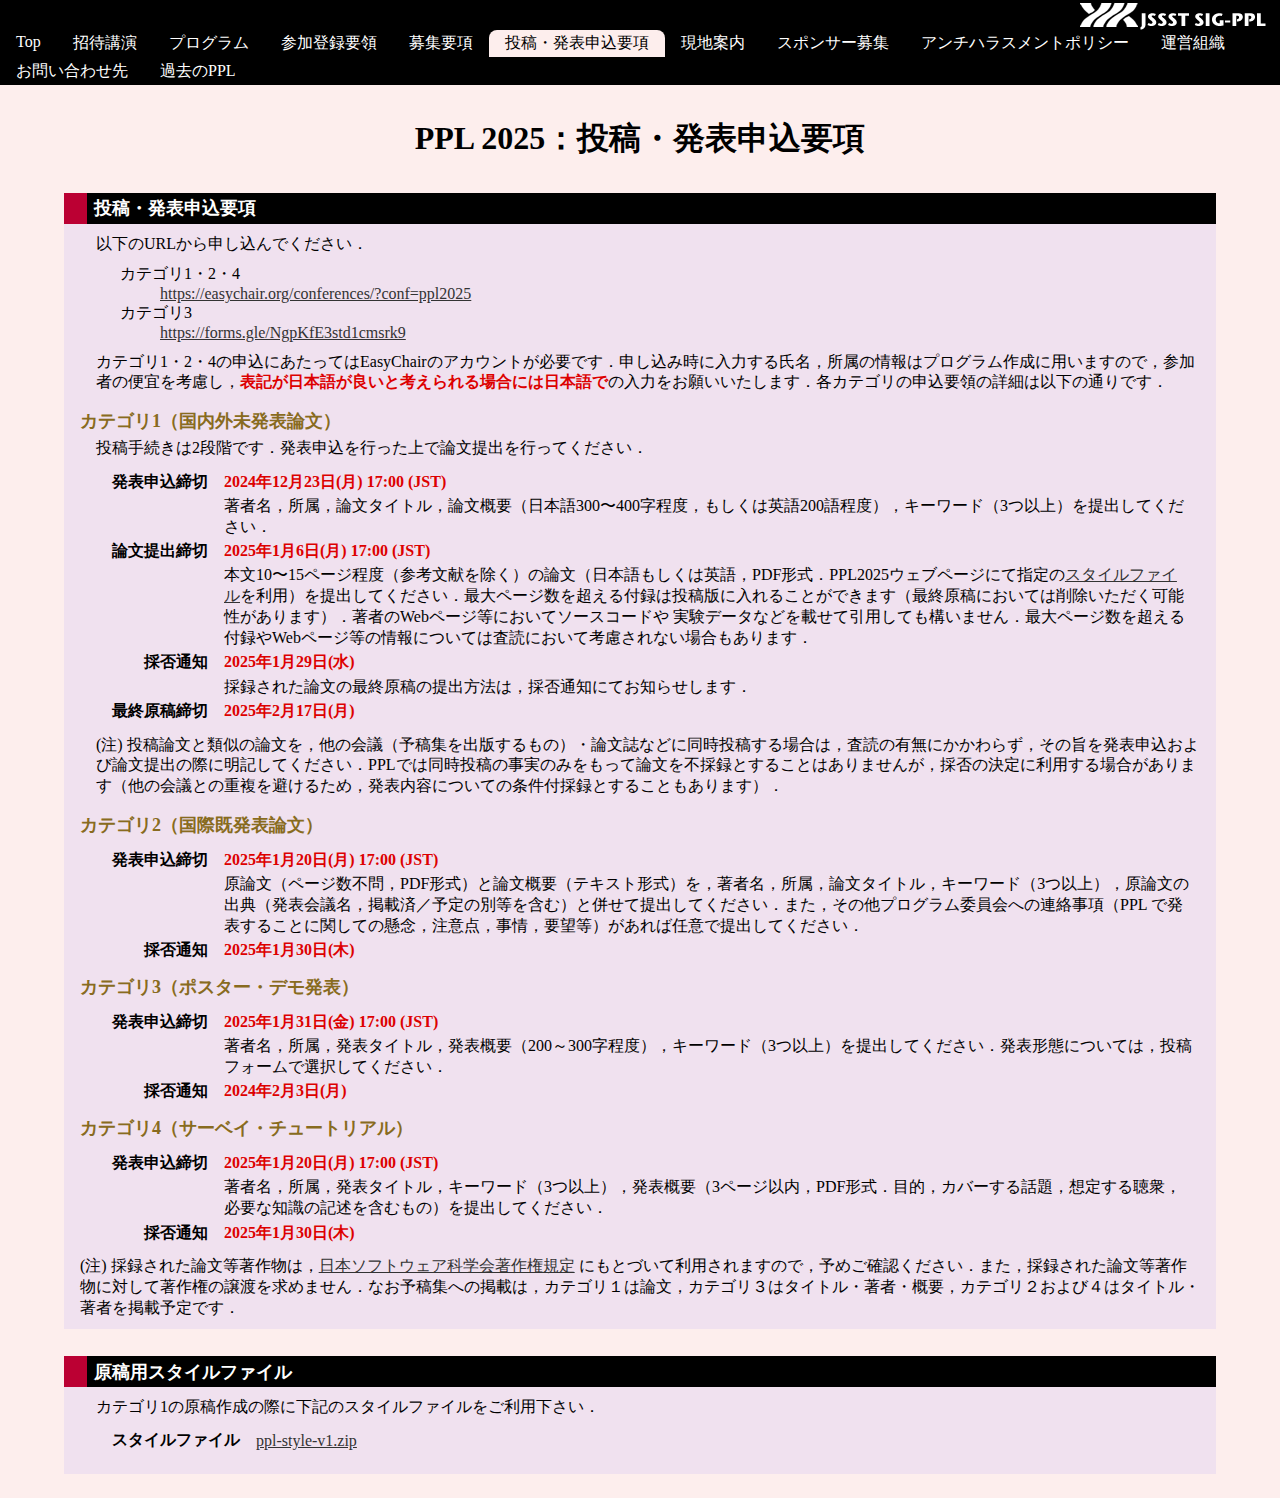
<file: ppl2025/submission.html>
<!DOCTYPE HTML PUBLIC "-//W3C//DTD HTML 4.01//EN">
<html lang="ja">
<head>
<meta http-equiv="Content-Type" content="text/html; charset=UTF-8">
<link charset="euc-jp" href="./ppl.css?20221117" rel="stylesheet" type="text/css">
<title>投稿・発表申込要項 -- PPL 2025</title>
</head>

<body>
  
    <!-- Sync with other pages (not just copy)-->
    <div id="headline">
		<img src="jssstppl_logo_hl.png" alt="jssst sig-ppl">
    </div>
    <ul class="navibar cf">
      <li><a href="index.html">Top</a></li>
      <li><a href="invited.html">招待講演</a></li>
<!--
      <li><a href="accepted.html">採択リスト</a></li>
-->
      <li><a href="program.html">プログラム</a></li>
      <li><a href="registration.html">参加登録要領</a></li>
      <li><a href="calling.html">募集要項</a></li>
      <li><span class="current">投稿・発表申込要項</a></li>
      <li><a href="access.html">現地案内</a></li>
      <li><a href="sponsorship.html">スポンサー募集</a></li>
<!--  <li><a href="covid19_guideline.html">COVID-19対策</a></li> -->
      <li><a href="anti-harrasment-policy.html">アンチハラスメントポリシー</a></li>
      <li><a href="organization.html">運営組織</a></li>
      <li><a href="contact.html">お問い合わせ先</a></li>
      <li><a href="series.html">過去のPPL</a></li>
    </ul>
    <!-- Sync with other pages over -->


<h1>PPL 2025：投稿・発表申込要項</h1>

<h2 id="submission">投稿・発表申込要項</h2>
  <div class="section">

  <p>
  以下のURLから申し込んでください．
  <dl>
   <dt>カテゴリ1・2・4</dt>
    <dd><a href="https://easychair.org/conferences/?conf=ppl2025">https://easychair.org/conferences/?conf=ppl2025</a></dd>
   <dt>カテゴリ3</dt>
   <dd><a href="https://forms.gle/NgpKfE3std1cmsrk9">https://forms.gle/NgpKfE3std1cmsrk9</a></dd>
  </dl>
  <p>カテゴリ1・2・4の申込にあたってはEasyChairのアカウントが必要です．申し込み時に入力する氏名，所属の情報はプログラム作成に用いますので，参加者の便宜を考慮し，<em>表記が日本語が良いと考えられる場合には日本語で</em>の入力をお願いいたします．各カテゴリの申込要領の詳細は以下の通りです．
  </p>

   <h3>カテゴリ1（国内外未発表論文）</h3>
   <p>投稿手続きは2段階です．発表申込を行った上で論文提出を行ってください．</p>

  <table>
  <tr></tr>
  <tr>
    <th>発表申込締切</th>
    <td><em>2024年12月23日(月) 17:00 (JST)</em></td>
  </tr>
  <tr>
    <th></th>
    <td>著者名，所属，論文タイトル，論文概要（日本語300〜400字程度，もしくは英語200語程度），キーワード（3つ以上）を提出してください．</td>
  </tr>

  <tr>
    <th>論文提出締切</th>
    <td><em>2025年1月6日(月) 17:00 (JST)</em></td>
  </tr>
  <tr>
    <th></th>
    <td>
      本文10〜15ページ程度（参考文献を除く）の論文（日本語もしくは英語，PDF形式．PPL2025ウェブページにて指定の<a href="#stylefile">スタイルファイル</a>を利用）を提出してください．最大ページ数を超える付録は投稿版に入れることができます（最終原稿においては削除いただく可能性があります）．著者のWebページ等においてソースコードや 実験データなどを載せて引用しても構いません．最大ページ数を超える付録やWebページ等の情報については査読において考慮されない場合もあります．
    </td>
  </tr>

  <tr>
    <th>採否通知</th>
    <td><em>2025年1月29日(水)</em></td>
  </tr>
  <tr>
    <th></th>
    <td>
      採録された論文の最終原稿の提出方法は，採否通知にてお知らせします．
    </td>
  </tr>

  <tr>
    <th>最終原稿締切</th>
    <td><em>2025年2月17日(月)</em></td>
  </tr>

  </table>

  <p>
  (注) 投稿論文と類似の論文を，他の会議（予稿集を出版するもの）・論文誌などに同時投稿する場合は，査読の有無にかかわらず，その旨を発表申込および論文提出の際に明記してください．PPLでは同時投稿の事実のみをもって論文を不採録とすることはありませんが，採否の決定に利用する場合があります（他の会議との重複を避けるため，発表内容についての条件付採録とすることもあります）．
  </p>

  <h3>カテゴリ2（国際既発表論文）</h3>

  <table>
  <tr>
    <th>発表申込締切</th>
    <td><em>2025年1月20日(月) 17:00 (JST)</em></td>
  </tr>
  <tr>
    <th></th>
    <td>
  原論文（ページ数不問，PDF形式）と論文概要（テキスト形式）を，著者名，所属，論文タイトル，キーワード（3つ以上），原論文の出典（発表会議名，掲載済／予定の別等を含む）と併せて提出してください．また，その他プログラム委員会への連絡事項（PPL で発表することに関しての懸念，注意点，事情，要望等）があれば任意で提出してください．
    </td>
  </tr>

  <tr>
    <th>採否通知</th>
    <td><em>2025年1月30日(木)</em></td>
  </tr>
  </table>


  <h3>カテゴリ3（ポスター・デモ発表）</h3>

  <table>
  <tr>
    <th>発表申込締切</th>
    <td><em>2025年1月31日(金) 17:00 (JST) </em></td>
  </tr>
  <tr>
    <th></th>
    <td>
      著者名，所属，発表タイトル，発表概要（200～300字程度），キーワード（3つ以上）を提出してください．発表形態については，投稿フォームで選択してください．
    </td>
  </tr>

  <tr>
    <th>採否通知</th>
    <td><em>2024年2月3日(月)</em></td>
  </tr>
  </table>


  <h3>カテゴリ4（サーベイ・チュートリアル）</em></h3>

  <table>
  <tr>
    <th>発表申込締切</th>
    <td><em>2025年1月20日(月) 17:00 (JST)</em></td>
  </tr>
  <tr>
    <th></th>
    <td>
      著者名，所属，発表タイトル，キーワード（3つ以上），発表概要（3ページ以内，PDF形式．目的，カバーする話題，想定する聴衆，必要な知識の記述を含むもの）を提出してください．
    </td>
  </tr>

  <tr>
    <th>採否通知</th>
    <td><em>2025年1月30日(木)</em></td>
  </tr>
  </table>

(注) 採録された論文等著作物は，<a href="https://www.jssst.or.jp/edit/detail/kitei.html">日本ソフトウェア科学会著作権規定</a> にもとづいて利用されますので，予めご確認ください．また，採録された論文等著作物に対して著作権の譲渡を求めません．なお予稿集への掲載は，カテゴリ１は論文，カテゴリ３はタイトル・著者・概要，カテゴリ２および４はタイトル・著者を掲載予定です．

  </div>


  
  <h2 id="stylefile">原稿用スタイルファイル</h2>
  <div class="section">
  
  <p>
  カテゴリ1の原稿作成の際に下記のスタイルファイルをご利用下さい．
  </p>
  
  <table>
   <tr>
    <th>スタイルファイル</th>
    <td><a href="ppl-style-v1.zip">ppl-style-v1.zip</a></td>
   </tr>
  </table>

</div

</body>
</html>
</file>
<file: ppl2025/ppl.css>
@charset "UTF-8";

:root {
  --main-color: #fdeeed; /* 一番でかい背景の色．黒字が見えるよう明るめが無難 */
  --navi-color: #000000; /* 一番上の 「Top」 とか 「招待講演」 とかの背景色 */
  --title-color: #000000;  /* 「おしらせ」とかのヘッダ背景色 */
  --section-color: #f0e1ef; /* 「おしらせ」の下の文章の背景色 */
  --semititle-font-color: #886b20; /* 「プログラム委員会」とかのフォント色 */
  --hover-color: #886b20; /* 一番上の「招待講演」とかにカーソルが載ったときの背景色 */
}
/*
PPL2021 #fff    <- 全体的に東工大インスパイアカラー
PPL2020 #fff5d5
PPL2019 #fafdff
PPL2018 #c7f0c4
PPL2017 #fed
PPL2016 #69cdd2
PPL2015 #eeeede
PPL2014 #acb;
PPL2013 #ddf
PPL2012 white
PPL2011 lavender
PPL2010 #fcc
PPL2009 #cff
PPL2008 #cfa
PPL2007 #ebdc8e
*/

body {
  margin: 0;
  padding: 0;
  background-color: var(--main-color);
  font-color: black;
}

a:link { color: #333 }
a:visited { color: #555 }
a:active { color: #999 }
a:hover { color: #f90 }

em {
  color: #d00;
  font-weight: bold;
  font-style: normal;
}

div#headline {
  margin: 0;
  text-align: right;
  background-color: var(--navi-color);
  padding: 2px 0.5em 0 0.5em;
}

h1 {
  text-align: center;
  margin: 1em 5px;
  font-size: 200%;
}

table.board {
  margin: 1.5em auto;
  font-size: large;
  background-color: var(--section-color);
  padding: 0.5em 2em;
}

.shadow {
  position: relative;
}

.shadow:before, .shadow:after
{
  z-index: -1;
  position: absolute;
  content: "";
  bottom: 15px;
  left: 10px;
  width: 50%;
  top: 60%;
  max-width:300px;
  background: #777;
  -webkit-box-shadow: 0 15px 10px #777;
  -moz-box-shadow: 0 15px 10px #777;
  box-shadow: 0 15px 10px #777;
  -webkit-transform: rotate(-3deg);
  -moz-transform: rotate(-3deg);
  -o-transform: rotate(-3deg);
  -ms-transform: rotate(-3deg);
  transform: rotate(-3deg);
}

.shadow:after {
  -webkit-transform: rotate(3deg);
  -moz-transform: rotate(3deg);
  -o-transform: rotate(3deg);
  -ms-transform: rotate(3deg);
  transform: rotate(3deg);
  right: 10px;
  left: auto;
}

div.navi {
  margin: 1.5em 0;
  text-align: center;
}

div.notice {
  font-size: large;
  margin: 0em 8% 2em 8%;
  padding: 0.5em;
  background-color: #fefef3;
  max-height: 100%;
}

p {
    text-indent: 0em;
}

/* Changes appearance even without p-tag. */
div.warning {
  margin: 0 8% 1.5em 8%;
  font-size: large;
  padding: 0.4em 2em 0.4em 2em;
  border: solid #b3840a 2px;
  background-color: white;
}

h2 {
  margin: 1.5em 5% 0em 5%;
  border-left: 1.3em solid #B03;
  padding: 0.2em 0em 0.2em 0.4em;
  color: white;
  font-size: large;
  background-color: var(--title-color);
}

div.section {
  margin: 0 5% 1.5em 5%;
  padding: 0.6em 1em;
  background-color: var(--section-color);
  max-height: 100%;
}

div.section > p {
  text-indent: 0em;
}

ul, ol, dl {
  margin: 0 0 0 2.5em;
  padding: 0;
}
ul li, ol li {
  margin: 0;
  padding: 0;
}

p.news {
  margin: 0 0 1em 0;
}

ul.news {
  margin: 0 0 0 1em;
  padding: 0;
}

h3 {
  margin: 0 0 0.2em 0;
  font-size: large;
  font-weight: bold;
  color: var(--semititle-font-color);
}

h4{
  margin:0em;
  padding:3px 1em
}

p {
  margin: 0 0 0 1em;
  line-height: 1.3em;
}

table {
  margin: 0.6em 0.5em 0.6em 2em;
  padding: 0;
  border-spacing: 0;
}
td { margin: 0.2em 0; padding: 0 }
td p { margin: 0 }
th {
  margin: 0;
  padding: 0.2em 1em 0.2em 0;
  font-style: normal;
  font-weight: bold;
  white-space: nowrap;
  text-align: right;
  vertical-align: middle;
}

table.members { padding-left: 1em; }
table.members { margin: 0 }
table.members td { margin: 0.1em 0; padding: 0.1em 0.6em; }
table.members th { font-weight: bold; padding: 0.1em 1em 0.1em 0; }

table.board td, table.board th {
    padding-top:    0.25em;
    padding-bottom: 0.25em;
}


table.charge {
  margin-left: auto;
  margin-right: auto;
  border-top: thin solid black;
  border-left: thin solid black;
  border-collapse: collapse;
  border-spacing: 0;
}
table.charge td, table.charge th {
  border-right: thin solid black;
  border-bottom: thin solid black;
  text-align: center;
  padding: 0.2em;
  white-space: normal;
}
table.charge th {
  font-weight: bold;
}

ol.instruction > li {
    margin-top: 0.9em;
    font-weight: bold;
}

ol.instruction > p {
    margin: 0.9em 0
}

ol.instruction ul li {
    margin-top: 0.2em;
}

h3 + p  {
    margin-top: 0.3em;
}

li + li {
    margin-top: 0.3em;
}

h3 + table.members {
    margin-top: 0.3em;
}

table + p {
    margin-top: 0.3em;
}

p + h3 {
    margin-top: 0.9em;
}

ul + h3, ul + h4 {
    margin-top: 0.9em;
}

ol + h3, ol + h4 {
    margin-top: 0.9em;
}

table + h3 {
    margin-top: 0.6em;
}

p + p {
    margin-top: 0.6em;
}

p + ul {
    margin-top: 0.6em;
}

p + dl {
    margin-top: 0.6em;
}

ul + p, dl + p, ol + p, table + p {
    margin-top: 0.6em;
    text-indent: 1em;
}

td.affil:before {
    content: "（";
}

td.affil:after {
    content: "）";
}
td.role:before {
    content: "["
}
td.role:after {
    content: "]"
}

span.new {
    font-weight:  bold;
    border-style: dotted;
    border-width: 0 0 3px 0;
    border-color: #f90;
}

span.new:after {
    content: "【新規】";
}

p.portrait {
    float: right;
    margin-left: 1em;
    margin-right: 0px;
    margin-bottom: 1em;
    padding: 8px;
    background-color: #fafaf8;
    text-indent: 0em;
}

img {
   vertical-align:bottom
}

p.speaker {
    font-size: large;
    text-indent: 0px;
    font-weight: bold;
    margin-left: 0.833em;
}


ul.navibar {
    margin-left: 0px;
    margin-right: 0px;

    list-style-type: none;
    background-color: var(--navi-color);
}

ul.navibar li {
    text-align: center;
    margin: 0px;
    padding: 0px;
    float: left;
    background-color: var(--navi-color);
    color: white;
}

ul.navibar a {
    color: white;
    display: block;

    padding: 0.2em 1em 0.2em 1em;
    text-decoration: none;
}

ul.navibar li a:hover  {
    border-top-left-radius:  0.5em;
    border-top-right-radius: 0.5em;
    background-color: var(--hover-color);
}

ul.navibar li span.current {
    display: block;
    padding: 0.2em 1em 0.2em 1em;

    background-color: var(--main-color);
    border-top-left-radius:  0.5em;
    border-top-right-radius: 0.5em;
    color: black;
}

/* So-called clearfix hack */
.cf:before,
.cf:after {
    content: " ";
    display: table;
}

.cf:after {
    clear: both;
}

.cf {
    *zoom: 1;
}


/* style for prize */
.prize dt {
    font-weight: bold;
}

.prize .title {
    color: #000;
    font-weight: normal;
}

.prize .title:before {
    content: "「";
}

.prize .title:after {
    content: "」";
}

/* style for sponsorship */
.sponsor {
    float: left;
    margin-left: 40px;
    margin-bottom: 30px;
    text-align: center;
}

.sponsor .platinum {
    width: 400px;
    height: 400px;
}

.sponsor .gold {
    width: 300px;
    height: 300px;
}

.sponsor .silver {
    width: 200px;
    height: 200px;
}

.sponsor img {
    object-fit: contain;
    width: 100%;
    height: 100%;
    background-color: white;
}

.sponsor figcaption {
    margin-top: 10px;
}

/* style for accepted papers */
ul.papers {
    margin-left:  -1em;
    margin-right: -1em;
}

ul.papers li {
    display: block;
    margin-bottom: 0.6em;
    padding: 0.6em;

    border-radius: 0.5em;
    background-color: #fefef3;

    box-shadow: 0.1em 0.1em 0.2em #ccc;
}

ul.papers span.title {
    color: black;
    font-size: medium;
    font-weight: bold;
}

ul.papers span.authors:after {
    content: ". ";
}

ul.papers span.in {
    display: block;
}

ul.papers span.in:before {
    content: "出典：";
    font-weight: bold;
}

ul.papers span.title + span.presented {
    margin-top: 0.6em;
}

ul.papers span.title + span.in {
    margin-top: 0.6em;
}

ul.papers span.presented {
    display: block;
}

ul.papers span.presented:before {
    content: "原論文の発表会議：";
    font-weight: bold;
}

ul.no_bullet {
    list-style-type: none;
}

ul.no_bullet li + li {
    margin-top: 0.1em;
}
.email {
    font-family: monospace;
}
</file>
<file: ppl2025/ppl_program.css>
@charset "UTF-8";
@import "ppl.css";

:root {
    --event-back-color: transparent;

    /* ppl.css の h2 の左に色と合わせる */
    --part-title-left-color: #B03;

    /* --c0-color: hsl(280, 70%, 85%);
    --c1-color: hsl(98, 46%, 70%);
    --c2-color: hsl(44, 67%, 82%);
    --c3-color: hsl(200, 70%, 85%);
    --c4-color: hsl(28, 73%, 83%);
 */
    --c0-color: hsl(280, 70%, 85%);
    --c1-color: hsl(98, 56%, 70%);
    --c2-color: hsl(44, 67%, 68%);
    --c3-color: hsl(200, 70%, 85%);
    --c4-color: hsl(28, 73%, 73%);

    --label-color: rgb(0, 0, 0);
    /* --label-background-color: hsl(0, 40%, 45%); */
    --label-background-color: hsl(226, 52%, 85%);
    /* --label-background-color: hsl(212, 80%, 88%); */

    --label-student-color: hsl(286, 90%, 20%);
    --label-student-background-color: hsl(286, 55%, 85%);

    --label-psposter-background-color: var(--label-background-color);
    --label-psdemo-background-color: var(--label-background-color);

    --author-color: hsl(232, 5%, 45%);
    --presenter-color: hsl(232, 20%, 45%);
    --abstract-color: var(--author-color);
    --paper_source_color: var(--author-color);

    --presentation-id-color: hsl(200, 60%, 35%);
}

/*　the following entries are for the program page */

b {
    font-family: sans-serif;
    font-weight: bold;
}

div.notice {
    border: 0.1rem solid hsla(0, 0%, 0%, 20%);
    box-shadow: 0px 0px 1rem 0.05rem hsla(0, 0%, 0%, 5%);
}

div.navigation {
    margin: 1em 0 1em 0;
    text-align: center;
}

ul.navigation {
    display: flex;
    justify-content: center;
    margin: 1em 0px;
}

ul.navigation li {
    display: inline-block;
    padding: 0px;
    margin: 0px 0.4em;
}

ul.navigation li a {
    display: inline-block;
    padding: 0.2em 0.3em;
}

/* 
ul.navigation li a[href$="#posters"]::before {
    content: '[';
    display: inline;
}

ul.navigation li a[href$="#posters"]::after {
    content: ']';
    display: inline;
} */

div.part {
    margin: 0 5% 1.5em 5%;
    padding: 6px 1em;
}

div.part0 {
    margin: 0 5% 0 5%;
    padding: 6px 1em;
}

div.part_title {
    border-left: 1.3em solid var(--part-title-left-color);
    background-color: var(--title-color);
    padding: 0.2em 0em 0.2em 0.4em;
    font-size: large;
    font-weight: bold;
    color: white;
}

div.poster_group,
div.event {
    /* margin: 0px 0em 0.3em 0em; */
    /* margin: 0.3em 0px; */
    background-color: var(--event-back-color);
    padding: 0.2rem 0.2rem;
}

.group_name,
span.event_title {
    font-size: large;
    font-weight: bold;
    color: var(--title-color);
}

div.cat0,
div.cat1,
div.cat2,
div.cat3,
div.cat4 {
    position: relative;
    margin: 0.2em 0.5em 0.5em 0.5em;
    overflow: auto;
    padding: 0.6rem 0.4rem;
    padding-left: 1.6rem;
    background-color: var(--section-color);
    border-radius: 0.3rem;
}

div.cat0::before,
div.cat1::before,
div.cat2::before,
div.cat3::before,
div.cat4::before {
    content: ' ';
    display: block;
    position: absolute;
    left: 0.5em;
    top: 0.5em;
    width: 0.55em;
    height: calc(100% - 1em);
}

div.cat0::before {
    background-color: var(--c0-color);
}

div.cat1::before {
    background-color: var(--c1-color);
}

div.cat2::before {
    background-color: var(--c2-color);
}

div.cat3::before {
    background-color: var(--c3-color);
}


div.cat4::before {
    background-color: var(--c4-color);
}

div.author {
    /* margin: 0em 0 0 0; */
    color: var(--author-color);
}

.presenter {
    color: var(--presenter-color);
    font-weight: 600;
}

div.abstract {
    margin: 0.1em 0 0 0;
}

.button {
    display: none;
}

div.citation {
    margin: 0.1em 0 0 0;
}

span.title {
    font-family: sans-serif;
    font-size: 110%;
    font-weight: bold;
}

span.cat,
span.is_student,
span.poster_style {
    display: inline-block;
    color: var(--label-color);
    background-color: var(--label-background-color);
    padding: 0.15rem 0.5rem;
    border-radius: 0.8rem;
    font-size: 0.75rem;
    line-height: 1rem;
    vertical-align: text-bottom;
}

span.is_student {
    color: var(--label-student-color);
    background-color: var(--label-student-background-color);
}

span.ps_poster {
    background-color: var(--label-psposter-background-color);
}

span.ps_demo {
    background-color: var(--label-psdemo-background-color);
}

span.ps_both {
    background: linear-gradient(to right, var(--label-psposter-background-color), var(--label-psdemo-background-color));
}

.affil_num {
    vertical-align: super;
    font-size: 0.8em;
}

.affil_name+.affil_num {
    margin-left: 0.3rem;
}

.names {
    margin-right: 0.5em;
}

.affiliation {
    display: inline-block;
}

.affiliation::before {
    display: inline;
    content: '(';
}

.affiliation::after {
    display: inline;
    content: ')';
}


div.abstract {
    border-top: 1px solid #999;
    margin-top: 0.5em;
    padding-top: 0.5em;
    color: var(--abstract-color);
}

div.abstract p::before {
    content: '概要';
    margin-right: 0.5em;
    font-weight: bold;
    display: inline-block;
}

span.paper_source {
    display: inline-block;
    margin-top: 0.5em;
    font-size: 90%;
    color: var(--paper_source_color);
}

span.paper_source::before {
    content: '出典：';
    display: inline-block;
}

div.abstract p {
    margin: 0px;
}

.presentation_id {
    display: inline-block;
    color: var(--presentation-id-color);
}

.presentation_id::before {
    content: '#';
    display: inline;
}


hr {
    margin-top: 1em;
    margin-bottom: 1.5em;
    height: 0em;
    border-style: none;
    border-bottom: 0.1rem solid var(--title-color);
}
</file>
<file: ppl2025/ppl_program_print.css>
a:link {
    color: black;
}

a:visited {
    color: black;
}

a:active {
    color: black;
}

a:hover {
    color: black;
}

a {
    text-decoration: none;
}

div#headline {
    display: none;
}

body {
    font-size: 10pt;
    font-family: serif;
}

h2 {
    color: black;
    font-weight: bold;
    background: none;
    border-color: black;
    border-width: 0 0 1pt 0;
    font-family: sans-serif;
}

h1 {
    color: black;
    font-weight: bold;
    font-size: large;
    font-family: sans-serif;
}

ul.navibar {
    display: none;
}

h3 {
    color: black;
    font-weight: bold;
    font-family: sans-serif;
}

.navigation {
    /* margin: 1em 0 1em 0; */
    /* text-align: center; */
    display: none;
}

div.part {
    margin: 0pt 0pt 2em 0pt;
    padding: 0px;
    /* border-width: 0px 3px 3px 0px; */
    /* border-color: #b3840a; */
    /* border-style: dotted; */
    /* background-color: #dedece; */
}

div.part_title,
h2 {
    /* border-left: 1.5em solid #205374; */
    /* border-left: 1.3em solid #f90; */
    /* background-color: #5083a4; */
    /* padding: 0.2em 0em 0.2em 0.4em; */
    /* font-family: sans-serif; */
    font-family: sans-serif;
    font-size: large;
    font-weight: bold;
    background-color: black;
    color: white;
    border-bottom: 1pt solid #000;
}

div.event {
    margin: 0px 0em 0.3em 0em;
}

span.event_title {
    /* font-family: sans-serif; */
    font-family: sans-serif;
    font-weight: bold;
}

span.title {
    font-family: sans-serif;
    font-weight: bold;
    /* color: #aa2821; */
}


div.cat0,
div.cat1,
div.cat2,
div.cat3,
div.cat4 {
    margin: 0.3em 1em 0.3em 1em;
}

div.cat4abst {
    display: none;
}

div.abstract p {
    margin: 0px;
}

div.event p {
    margin: 0px;
}

div.abstract p::before {
    content: '概要';
    margin-right: 0.5em;
    font-weight: bold;
    display: inline-block;
}

span.paper_source {
    display: inline-block;
    font-size: 90%;
}

span.paper_source::before {
    content: '出典：';
    display: inline-block;
}


.presentation_id {
    display: inline-block;
    color: var(--presentation-id-color);
}

.presentation_id::before {
    content: '#';
    display: inline;
}

.affiliation {
    display: inline-block;
}

.affiliation::before {
    display: inline;
    content: '(';
}

.affiliation::after {
    display: inline;
    content: ')';
}

.affil_num {
    vertical-align: super;
    font-size: 0.8em;
}

.names {
    margin-right: 0.5em;
}


span.cat,
span.is_student,
span.poster_style {
    display: inline-block;
    color: #555;
    background-color: #EEE;
    font-size: 0.8rem;
}

span.cat::before,
span.is_student::before,
span.poster_style::before {
    display: inline;
    content: '[';
}

span.cat::after,
span.is_student::after,
span.poster_style::after {
    display: inline;
    content: ']';
}
</file>
